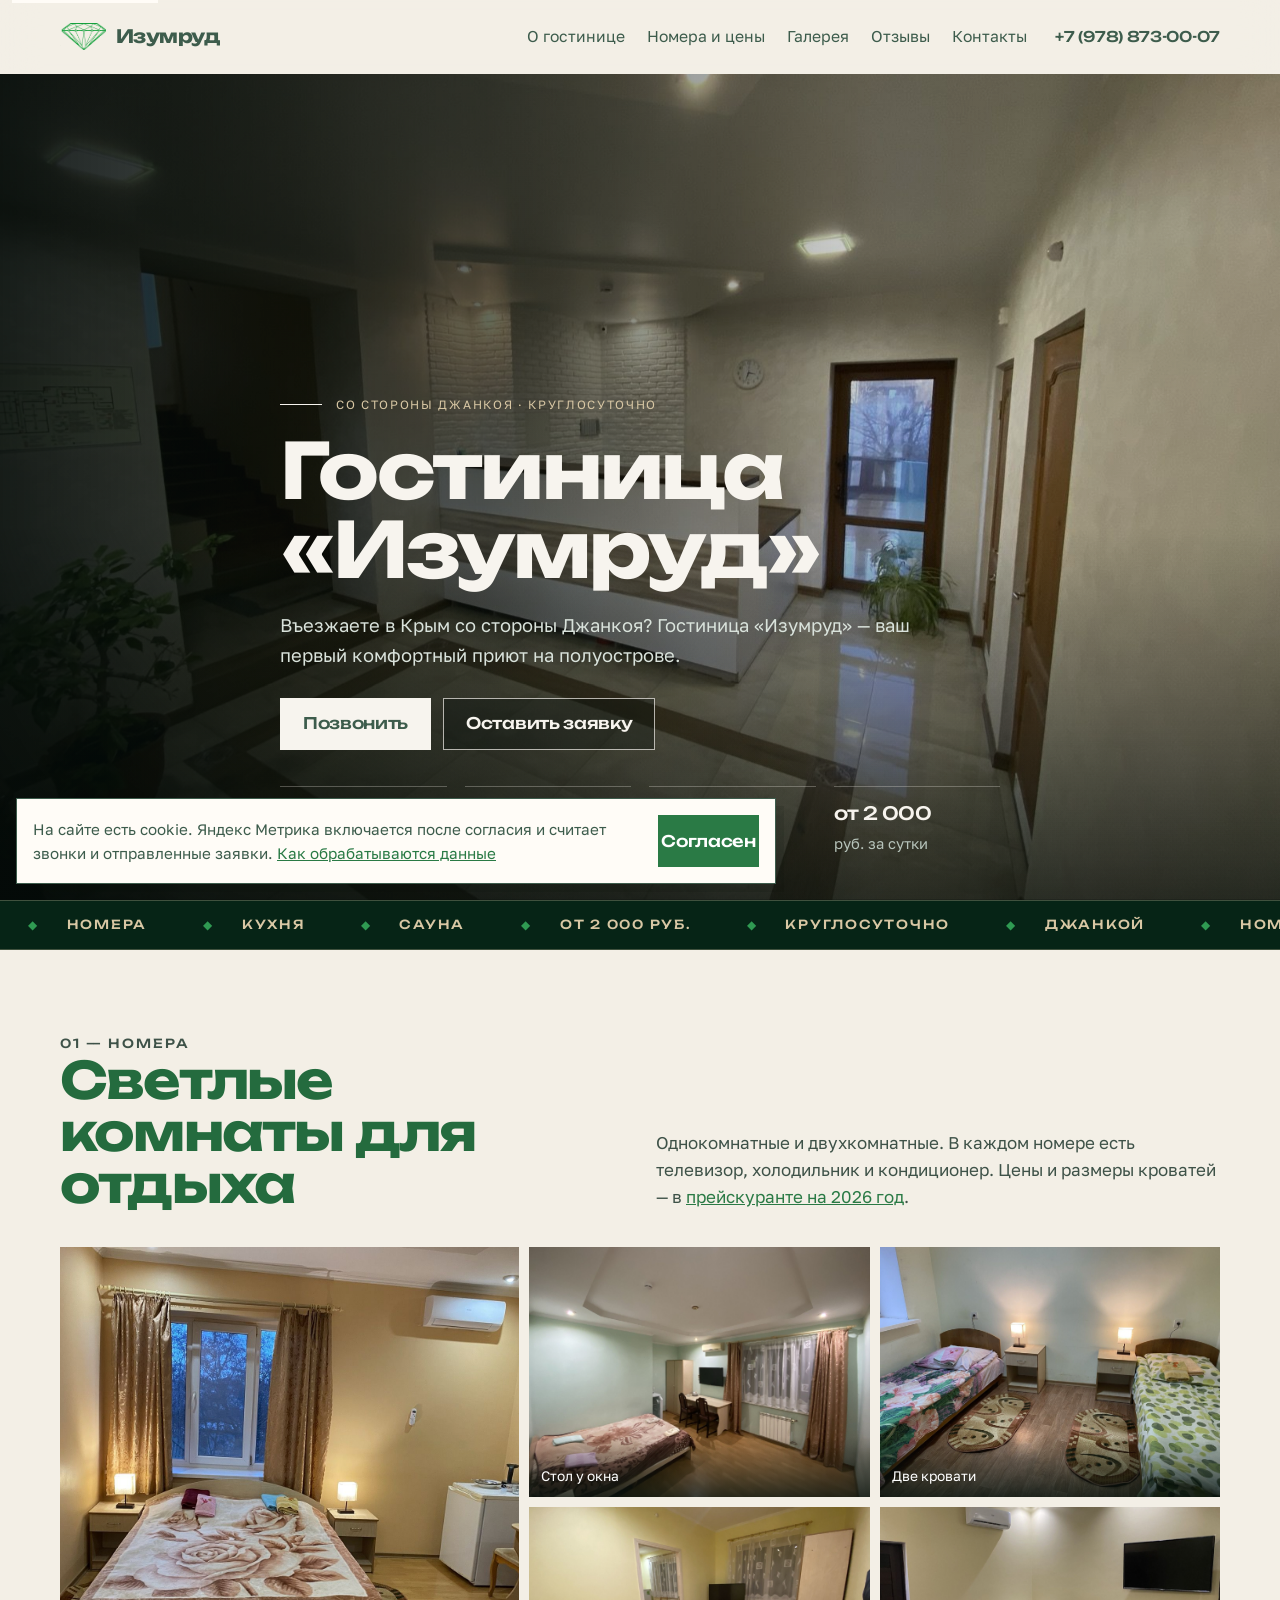
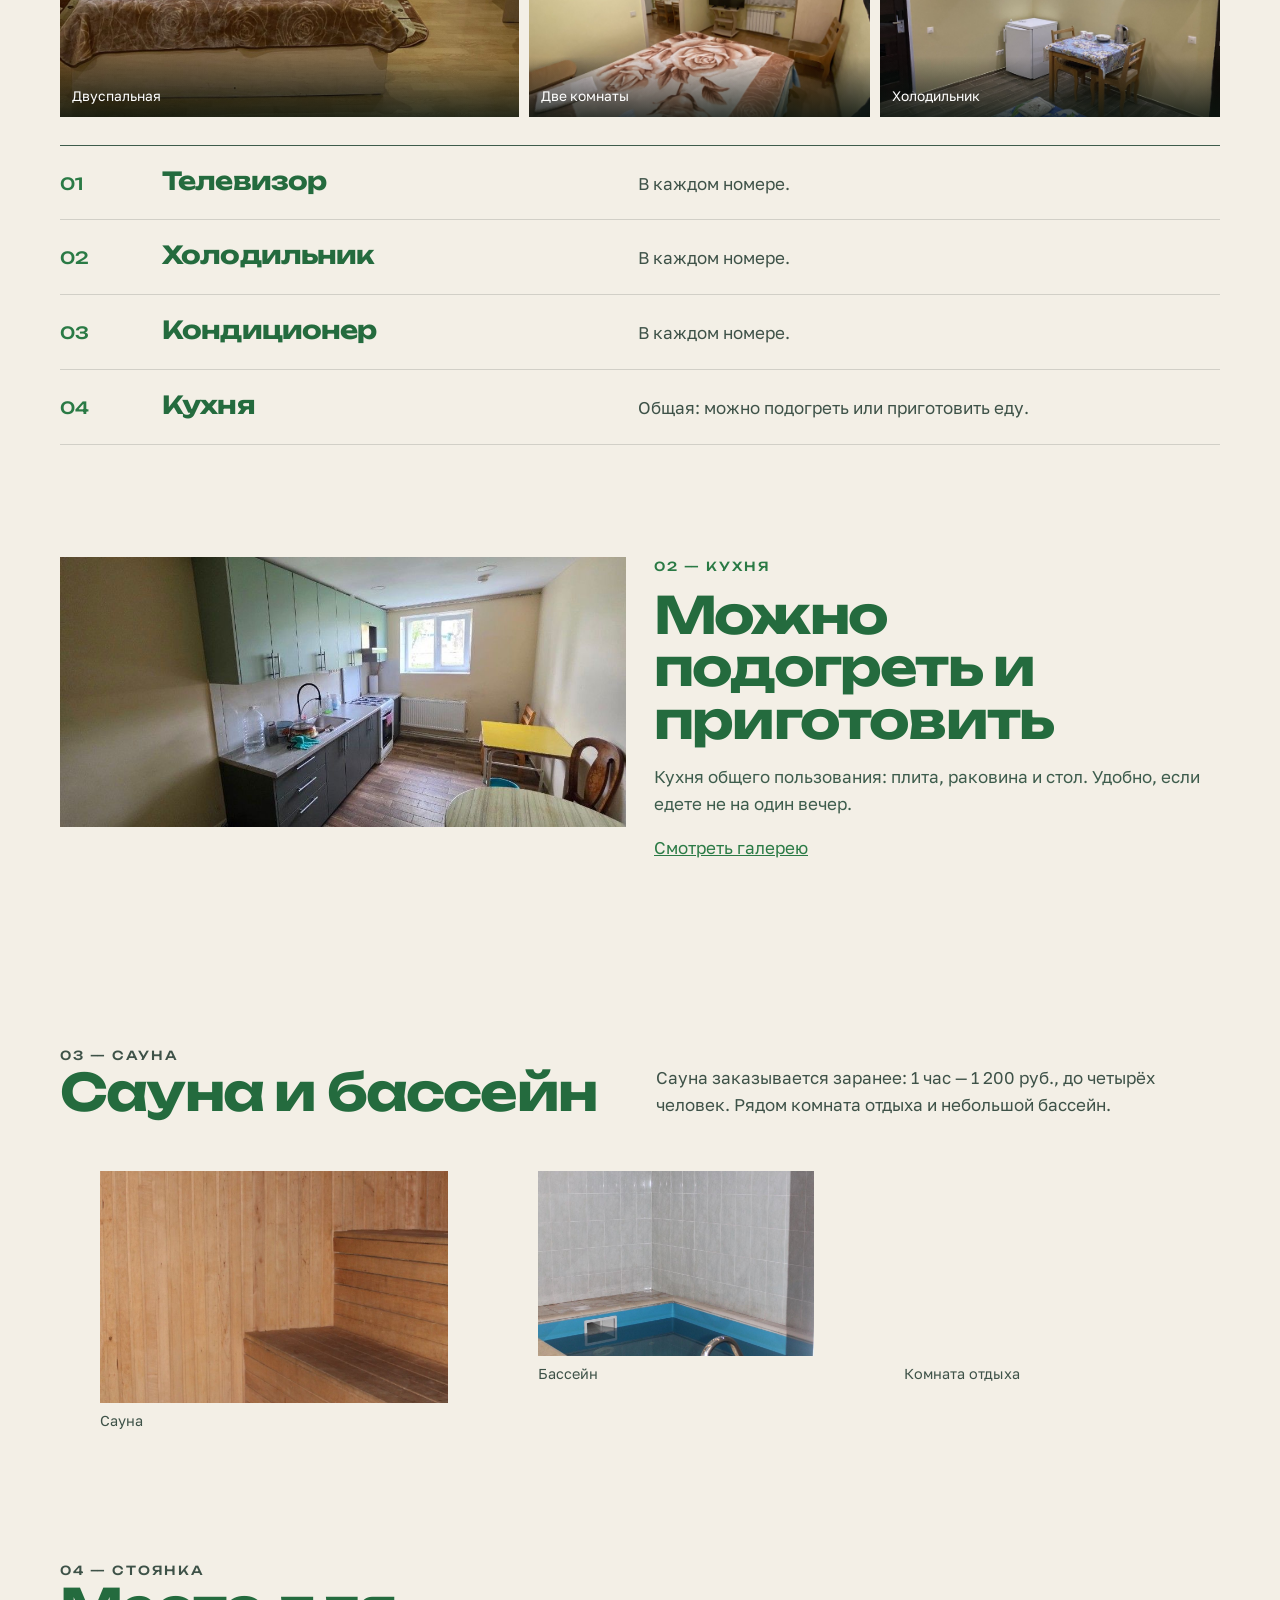
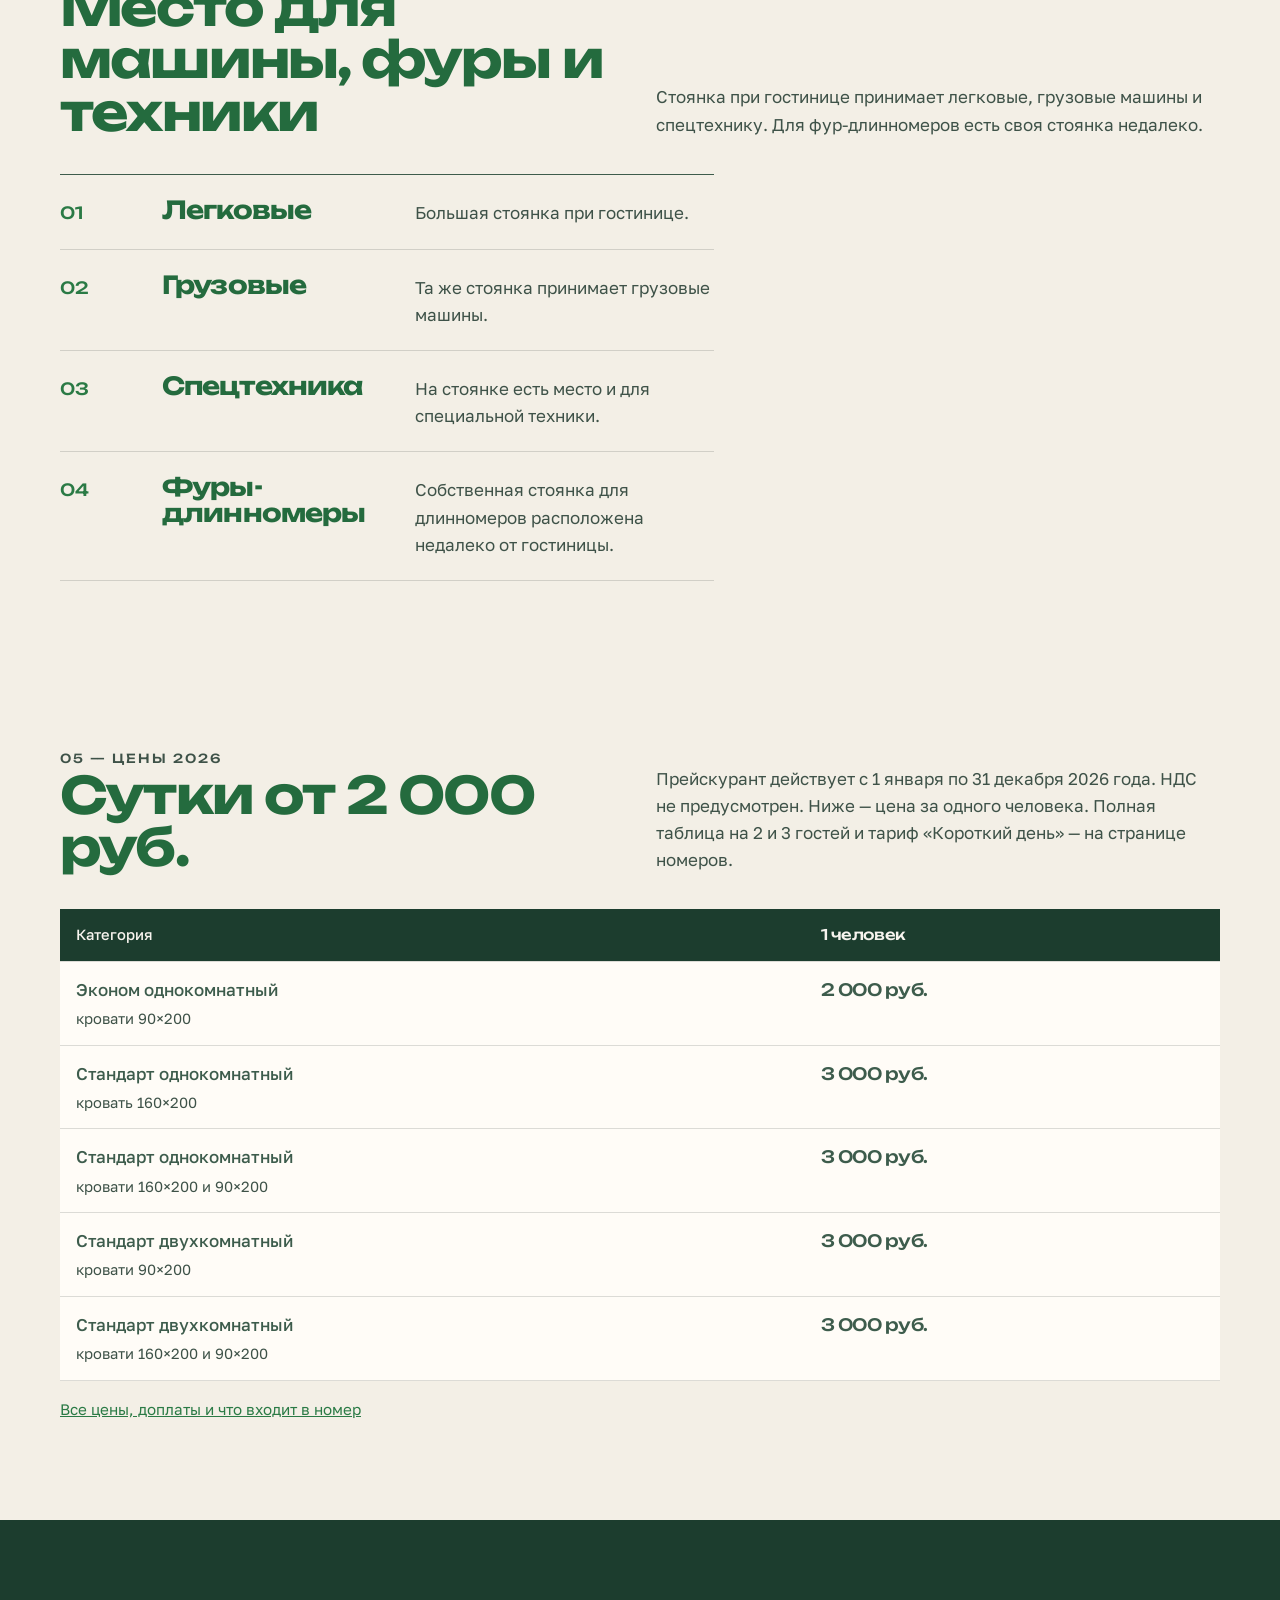
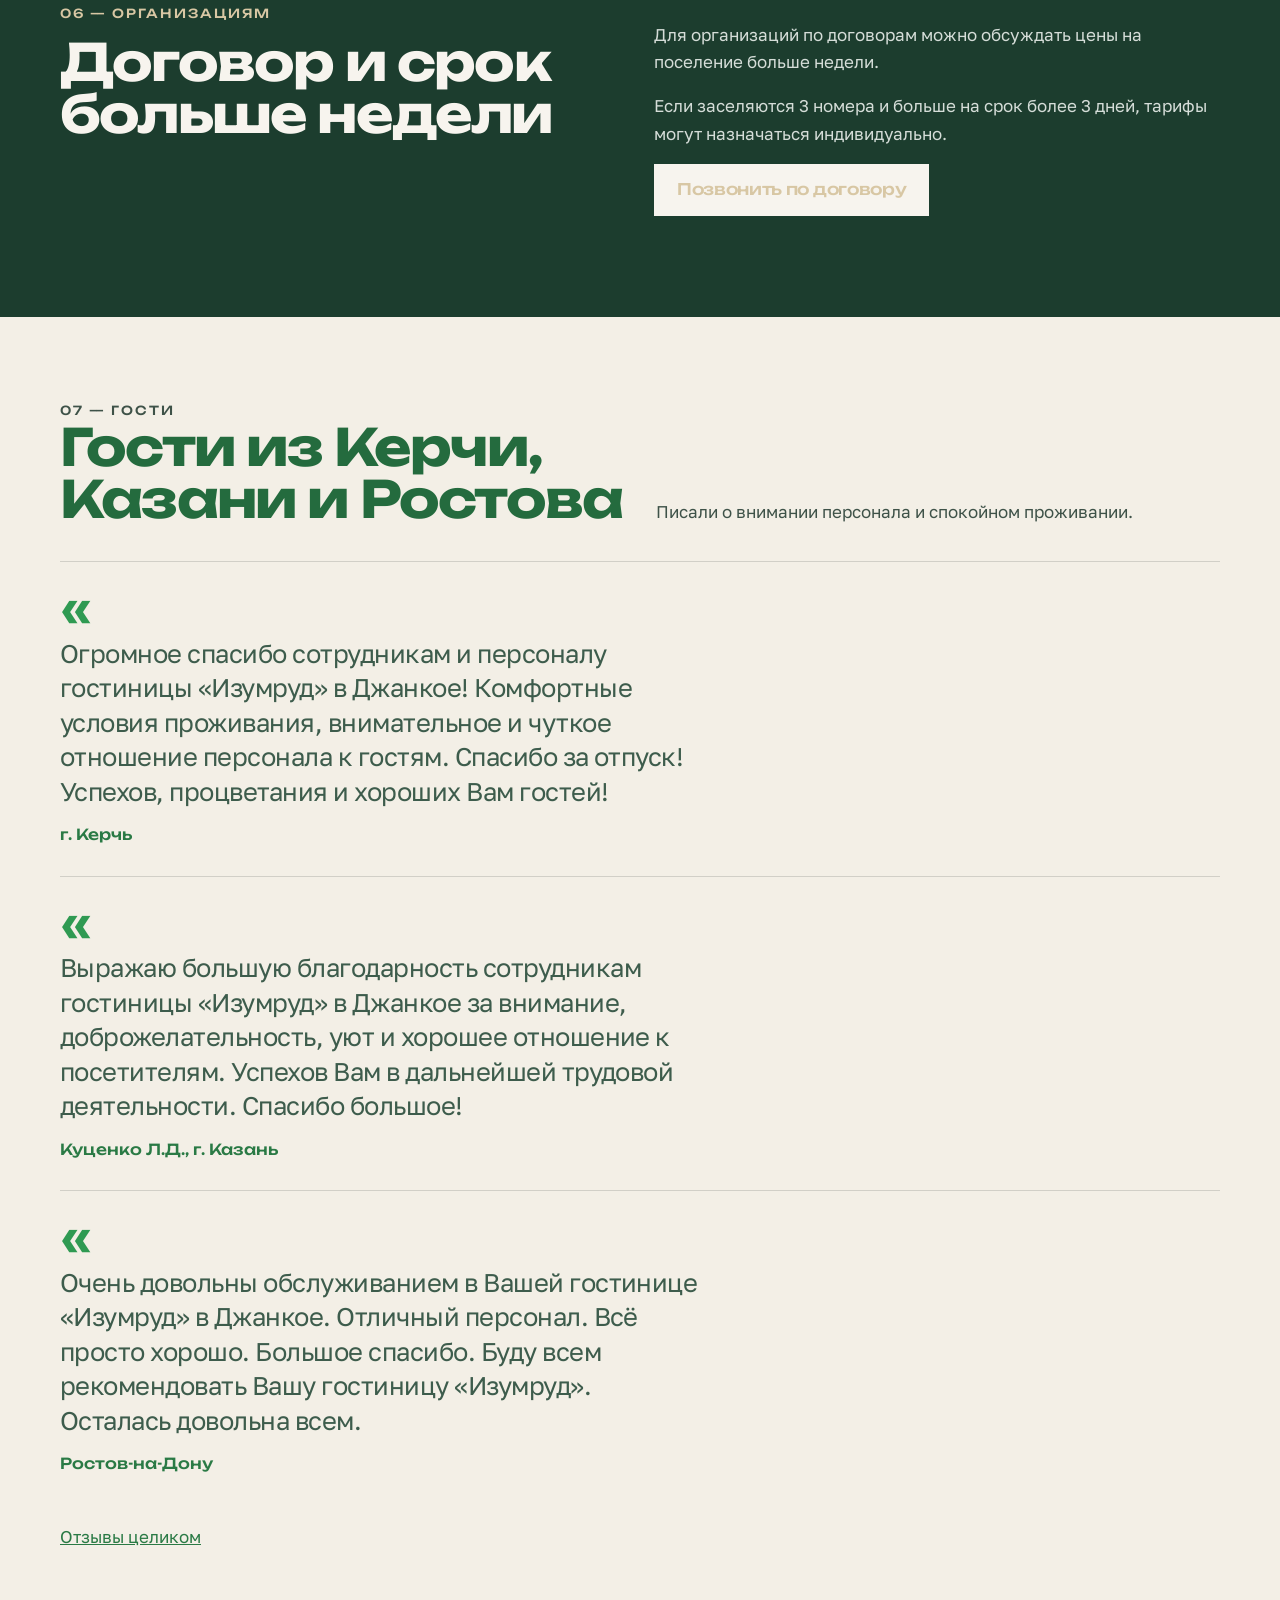
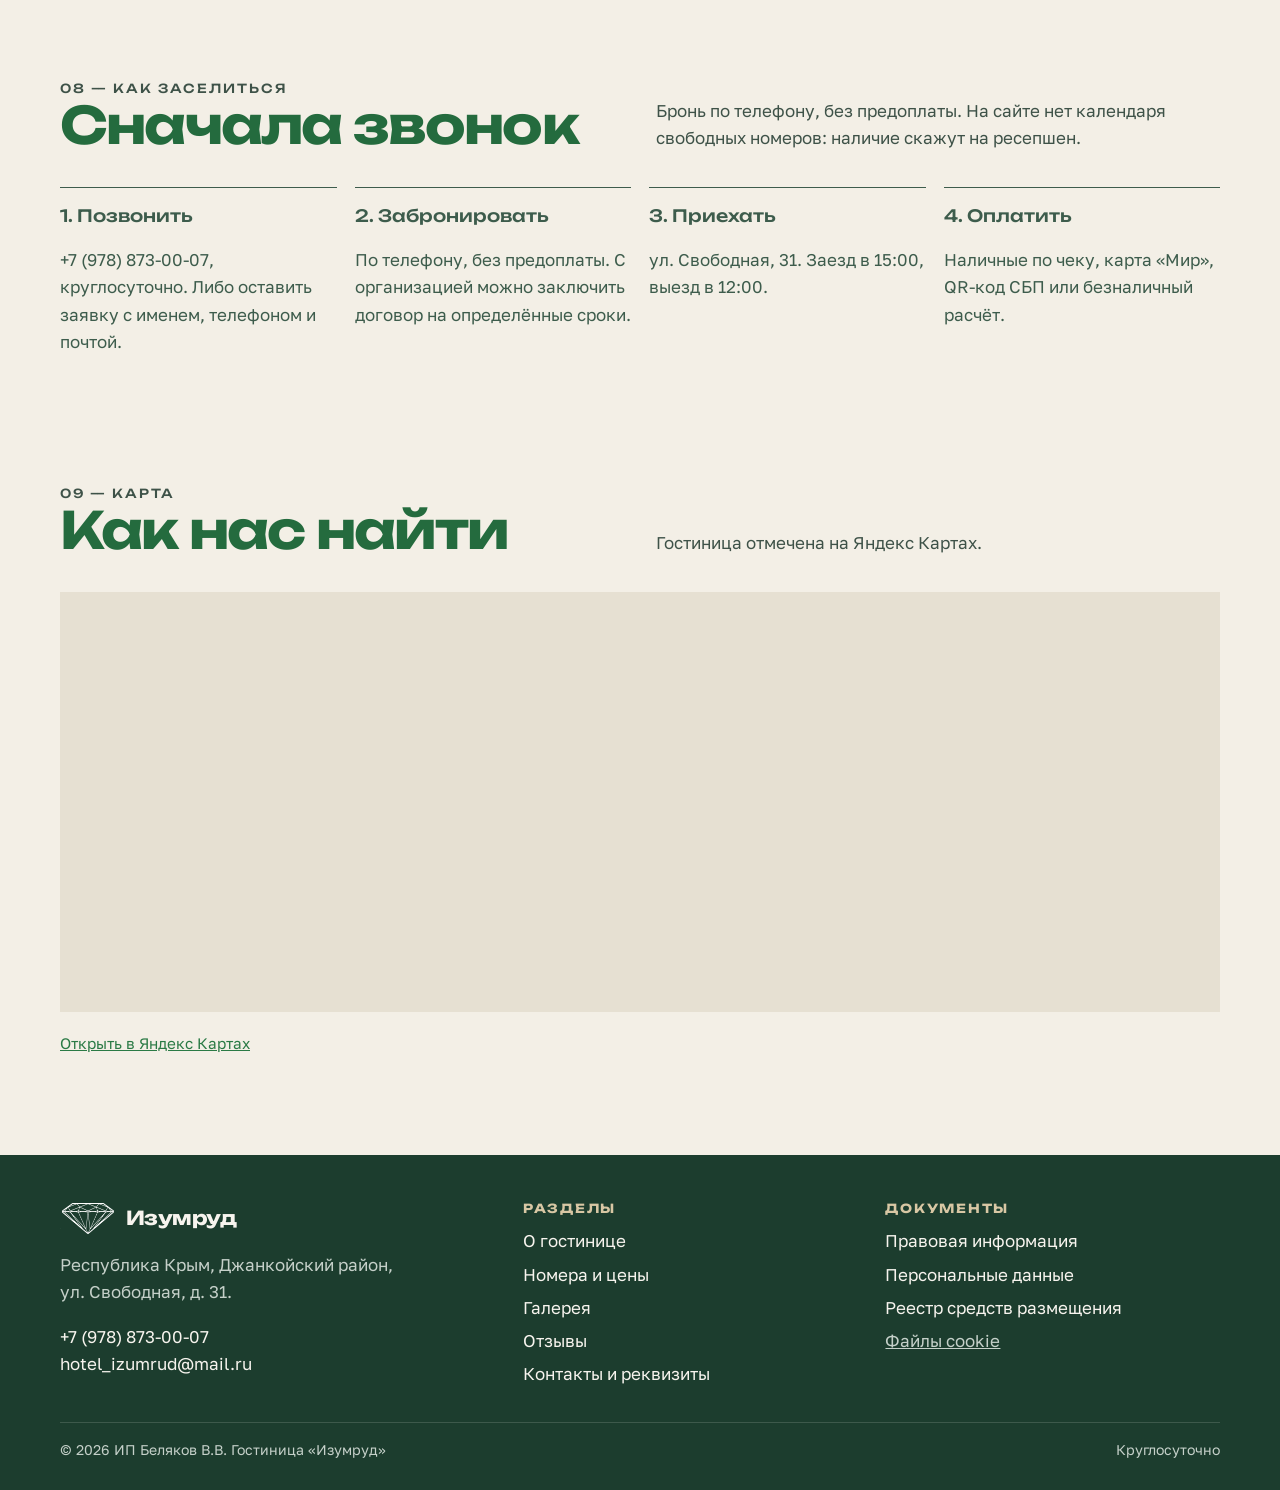
<file: index.html>
<!DOCTYPE html>
<html lang="ru">
<head>
  <meta charset="utf-8">
  <meta name="viewport" content="width=device-width, initial-scale=1">
  <title>Гостиница «Изумруд» у въезда в Крым</title>
  <meta name="description" content="Въезжаете в Крым со стороны Джанкоя? Гостиница «Изумруд» — первый комфортный приют на полуострове. Номера от 2 000 руб. +7 (978) 873-00-07.">
  <link rel="canonical" href="https://hotelizumrud.com/">
  <meta name="robots" content="index, follow">
  <meta name="theme-color" content="#08140f">
  <!-- Яндекс.Вебмастер: замените [заполнить] на код подтверждения -->
  <meta name="yandex-verification" content="[заполнить]">
  <meta property="og:type" content="website">
  <meta property="og:locale" content="ru_RU">
  <meta property="og:site_name" content="Гостиница «Изумруд»">
  <meta property="og:title" content="Гостиница «Изумруд» у въезда в Крым">
  <meta property="og:description" content="Въезжаете в Крым со стороны Джанкоя? Гостиница «Изумруд» — первый комфортный приют на полуострове.">
  <meta property="og:url" content="https://hotelizumrud.com/">
  <meta property="og:image" content="https://hotelizumrud.com/img/og.jpg">
  <meta name="twitter:card" content="summary_large_image">
  <link rel="icon" href="favicon.ico" sizes="any">
  <link rel="icon" href="favicon.svg" type="image/svg+xml">
  <link rel="apple-touch-icon" href="img/apple-touch-icon.png">
  <link rel="manifest" href="site.webmanifest">
  <link rel="preload" href="fonts/unbounded-cyrillic-700.woff2" as="font" type="font/woff2" crossorigin>
  <link rel="preload" href="fonts/golos-cyrillic-400.woff2" as="font" type="font/woff2" crossorigin>
  <link rel="stylesheet" href="css/styles.css">
  <script type="application/ld+json">
  {
    "@context": "https://schema.org",
    "@type": "Hotel",
    "name": "Гостиница «Изумруд»",
    "legalName": "ИП Беляков Владимир Валериевич",
    "url": "https://hotelizumrud.com/",
    "logo": "https://hotelizumrud.com/img/logo.png",
    "image": "https://hotelizumrud.com/img/og.jpg",
    "telephone": "+79788730007",
    "email": "hotel_izumrud@mail.ru",
    "priceRange": "2000–3000 RUB",
    "currenciesAccepted": "RUB",
    "paymentAccepted": "Наличные, карта «Мир», СБП, безналичный расчёт",
    "checkinTime": "15:00",
    "checkoutTime": "12:00",
    "address": {
      "@type": "PostalAddress",
      "postalCode": "296116",
      "addressCountry": "RU",
      "addressRegion": "Республика Крым",
      "addressLocality": "село Изумрудное",
      "streetAddress": "ул. Свободная, д. 31"
    },
    "openingHoursSpecification": {
      "@type": "OpeningHoursSpecification",
      "dayOfWeek": ["Monday","Tuesday","Wednesday","Thursday","Friday","Saturday","Sunday"],
      "opens": "00:00",
      "closes": "23:59"
    }
  }
  </script>
</head>
<body>
  <a class="skip" href="#main">К содержанию</a>
  <header class="site-header">
    <div class="site-header__inner">
      <a class="brand" href="index.html">
        <img src="img/diamond-emerald.png" alt="" width="425" height="248">
        <span>Изумруд</span>
      </a>
      <button class="nav-toggle" type="button" aria-expanded="false" aria-controls="site-nav">Меню</button>
      <nav id="site-nav" class="site-nav" aria-label="Разделы">
        <a href="about.html">О гостинице</a>
        <a href="rooms.html">Номера и цены</a>
        <a href="gallery.html">Галерея</a>
        <a href="reviews.html">Отзывы</a>
        <a href="contacts.html">Контакты</a>
      </nav>
      <a class="header-phone" href="tel:+79788730007">+7 (978) 873-00-07</a>
    </div>
  </header>

  <main id="main">
    <section class="hero">
      <img class="hero__photo" src="img/gallery/01-reception.jpg" width="1600" height="1200" alt="Холл гостиницы «Изумруд»" fetchpriority="high">
      <div class="hero__veil"></div>
      <div class="wrap hero__copy">
          <p class="eyebrow">со стороны Джанкоя · круглосуточно</p>
          <h1>Гостиница «Изумруд»</h1>
          <p class="lede">Въезжаете в Крым со стороны Джанкоя? Гостиница «Изумруд» — ваш первый комфортный приют на полуострове.</p>
          <div class="hero__actions">
            <a class="btn btn--light" href="tel:+79788730007">Позвонить</a>
            <a class="btn btn--line" href="contacts.html#request">Оставить заявку</a>
          </div>
          <dl class="facts">
            <div>
              <dt>30 лет</dt>
              <dd>гостиница работает</dd>
            </div>
            <div>
              <dt>15:00</dt>
              <dd>время заезда</dd>
            </div>
            <div>
              <dt>12:00</dt>
              <dd>время выезда</dd>
            </div>
            <div>
              <dt>от 2&nbsp;000</dt>
              <dd>руб. за сутки</dd>
            </div>
          </dl>
      </div>
    </section>

    <div class="ribbon" aria-hidden="true">
      <div class="ribbon__track">
        <span>Номера</span>
        <span>Кухня</span>
        <span>Сауна</span>
        <span>от 2 000 руб.</span>
        <span>Круглосуточно</span>
        <span>Джанкой</span>
        <span>Номера</span>
        <span>Кухня</span>
        <span>Сауна</span>
        <span>от 2 000 руб.</span>
        <span>Круглосуточно</span>
        <span>Джанкой</span>
      </div>
    </div>

    <section class="section">
      <div class="wrap">
        <div class="section__head">
          <div>
            <p class="kicker">01 — номера</p>
            <h2>Светлые комнаты для отдыха</h2>
          </div>
          <p>Однокомнатные и двухкомнатные. В каждом номере есть телевизор, холодильник и кондиционер. Цены и размеры кроватей — в <a href="rooms.html">прейскуранте на 2026 год</a>.</p>
        </div>
        <div class="mosaic">
          <figure class="mosaic__main">
            <img src="img/gallery/08-window.jpg" width="1600" height="1200" alt="Номер с двуспальной кроватью у окна" loading="lazy" decoding="async">
            <figcaption>Двуспальная</figcaption>
          </figure>
          <figure>
            <img src="img/gallery/03-room-green.jpg" width="1600" height="1200" alt="Светлая комната со столом у окна" loading="lazy" decoding="async">
            <figcaption>Стол у окна</figcaption>
          </figure>
          <figure>
            <img src="img/gallery/06-twin.jpg" width="1600" height="1200" alt="Номер с двумя односпальными кроватями" loading="lazy" decoding="async">
            <figcaption>Две кровати</figcaption>
          </figure>
          <figure>
            <img src="img/gallery/04-two-room.jpg" width="1600" height="1200" alt="Двухкомнатный номер" loading="lazy" decoding="async">
            <figcaption>Две комнаты</figcaption>
          </figure>
          <figure>
            <img src="img/gallery/02-room-table.jpg" width="1600" height="1200" alt="Стол, чайник и холодильник в номере" loading="lazy" decoding="async">
            <figcaption>Холодильник</figcaption>
          </figure>
        </div>
        <div class="board" style="margin-top:28px">
          <article>
            <span class="num">01</span>
            <h3>Телевизор</h3>
            <p>В каждом номере.</p>
          </article>
          <article>
            <span class="num">02</span>
            <h3>Холодильник</h3>
            <p>В каждом номере.</p>
          </article>
          <article>
            <span class="num">03</span>
            <h3>Кондиционер</h3>
            <p>В каждом номере.</p>
          </article>
          <article>
            <span class="num">04</span>
            <h3>Кухня</h3>
            <p>Общая: можно подогреть или приготовить еду.</p>
          </article>
        </div>
      </div>
    </section>

    <section class="section section--tight">
      <div class="wrap split">
        <figure class="kitchen-photo">
          <img src="img/gallery/18-kitchen.jpg" width="1024" height="472" alt="Кухня общего пользования" loading="lazy" decoding="async">
        </figure>
        <div>
          <p class="kicker">02 — кухня</p>
          <h2>Можно подогреть и приготовить</h2>
          <p>Кухня общего пользования: плита, раковина и стол. Удобно, если едете не на один вечер.</p>
          <p><a href="gallery.html">Смотреть галерею</a></p>
        </div>
      </div>
    </section>

    <section class="section">
      <div class="wrap">
        <div class="section__head">
          <div>
            <p class="kicker">03 — сауна</p>
            <h2>Сауна и бассейн</h2>
          </div>
          <p>Сауна заказывается заранее: 1 час — 1&nbsp;200 руб., до четырёх человек. Рядом комната отдыха и небольшой бассейн.</p>
        </div>
        <div class="gallery-row">
          <figure>
            <img src="img/gallery/15-sauna.jpg" width="1066" height="1600" alt="Деревянная сауна" loading="lazy" decoding="async">
            <figcaption>Сауна</figcaption>
          </figure>
          <figure>
            <img src="img/gallery/16-pool.jpg" width="1067" height="1600" alt="Бассейн при сауне" loading="lazy" decoding="async">
            <figcaption>Бассейн</figcaption>
          </figure>
          <figure>
            <img src="img/gallery/14-lounge.jpg" width="1600" height="1066" alt="Комната отдыха рядом с бассейном" loading="lazy" decoding="async">
            <figcaption>Комната отдыха</figcaption>
          </figure>
        </div>
      </div>
    </section>

    <section class="section section--tight">
      <div class="wrap">
        <div class="section__head">
          <div>
            <p class="kicker">04 — стоянка</p>
            <h2>Место для машины, фуры и техники</h2>
          </div>
          <p>Стоянка при гостинице принимает легковые, грузовые машины и спецтехнику. Для фур-длинномеров есть своя стоянка недалеко.</p>
        </div>
        <div class="place">
        <div class="board">
          <article>
            <span class="num">01</span>
            <h3>Легковые</h3>
            <p>Большая стоянка при гостинице.</p>
          </article>
          <article>
            <span class="num">02</span>
            <h3>Грузовые</h3>
            <p>Та же стоянка принимает грузовые машины.</p>
          </article>
          <article>
            <span class="num">03</span>
            <h3>Спецтехника</h3>
            <p>На стоянке есть место и для специальной техники.</p>
          </article>
          <article>
            <span class="num">04</span>
            <h3>Фуры-длинномеры</h3>
            <p>Собственная стоянка для длинномеров расположена недалеко от гостиницы.</p>
          </article>
        </div>
        </div>
      </div>
    </section>

    <section class="section">
      <div class="wrap">
        <div class="section__head">
          <div>
            <p class="kicker">05 — цены 2026</p>
            <h2>Сутки от 2&nbsp;000 руб.</h2>
          </div>
          <p>Прейскурант действует с 1 января по 31 декабря 2026 года. НДС не предусмотрен. Ниже — цена за одного человека. Полная таблица на 2 и 3 гостей и тариф «Короткий день» — на странице номеров.</p>
        </div>
        <table class="price-table">
          <caption class="visually-hidden">Цена номера за одного человека в сутки, 2026 год</caption>
          <thead>
            <tr>
              <th>Категория</th>
              <th>1 человек</th>
            </tr>
          </thead>
          <tbody>
            <tr>
              <td data-label="Категория">Эконом однокомнатный <span class="room-note">кровати 90×200</span></td>
              <td data-label="1 человек">2 000 руб.</td>
            </tr>
            <tr>
              <td data-label="Категория">Стандарт однокомнатный <span class="room-note">кровать 160×200</span></td>
              <td data-label="1 человек">3 000 руб.</td>
            </tr>
            <tr>
              <td data-label="Категория">Стандарт однокомнатный <span class="room-note">кровати 160×200 и 90×200</span></td>
              <td data-label="1 человек">3 000 руб.</td>
            </tr>
            <tr>
              <td data-label="Категория">Стандарт двухкомнатный <span class="room-note">кровати 90×200</span></td>
              <td data-label="1 человек">3 000 руб.</td>
            </tr>
            <tr>
              <td data-label="Категория">Стандарт двухкомнатный <span class="room-note">кровати 160×200 и 90×200</span></td>
              <td data-label="1 человек">3 000 руб.</td>
            </tr>
          </tbody>
        </table>
        <p class="note" style="margin-top:16px"><a href="rooms.html">Все цены, доплаты и что входит в номер</a></p>
      </div>
    </section>

    <section class="section band">
      <div class="wrap split">
        <div>
          <p class="kicker" style="color:#d8c7a4">06 — организациям</p>
          <h2>Договор и срок больше недели</h2>
        </div>
        <div>
          <p>Для организаций по договорам можно обсуждать цены на поселение больше недели.</p>
          <p>Если заселяются 3 номера и больше на срок более 3 дней, тарифы могут назначаться индивидуально.</p>
          <p><a class="btn btn--light" href="tel:+79788730007">Позвонить по договору</a></p>
        </div>
      </div>
    </section>

    <section class="section">
      <div class="wrap">
        <div class="section__head">
          <div>
            <p class="kicker">07 — гости</p>
            <h2>Гости из Керчи, Казани и Ростова</h2>
          </div>
          <p>Писали о внимании персонала и спокойном проживании.</p>
        </div>
        <div class="quotes">
          <article>
            <p>Огромное спасибо сотрудникам и персоналу гостиницы «Изумруд» в Джанкое! Комфортные условия проживания, внимательное и чуткое отношение персонала к гостям. Спасибо за отпуск! Успехов, процветания и хороших Вам гостей!</p>
            <footer>г. Керчь</footer>
          </article>
          <article>
            <p>Выражаю большую благодарность сотрудникам гостиницы «Изумруд» в Джанкое за внимание, доброжелательность, уют и хорошее отношение к посетителям. Успехов Вам в дальнейшей трудовой деятельности. Спасибо большое!</p>
            <footer>Куценко Л.Д., г. Казань</footer>
          </article>
          <article>
            <p>Очень довольны обслуживанием в Вашей гостинице «Изумруд» в Джанкое. Отличный персонал. Всё просто хорошо. Большое спасибо. Буду всем рекомендовать Вашу гостиницу «Изумруд». Осталась довольна всем.</p>
            <footer>Ростов-на-Дону</footer>
          </article>
        </div>
        <p style="margin-top:18px"><a href="reviews.html">Отзывы целиком</a></p>
      </div>
    </section>

    <section class="section section--tight">
      <div class="wrap">
        <div class="section__head">
          <div>
            <p class="kicker">08 — как заселиться</p>
            <h2>Сначала звонок</h2>
          </div>
          <p>Бронь по телефону, без предоплаты. На сайте нет календаря свободных номеров: наличие скажут на ресепшен.</p>
        </div>
        <div class="steps">
          <article>
            <strong>1. Позвонить</strong>
            <p>+7&nbsp;(978)&nbsp;873-00-07, круглосуточно. Либо оставить заявку с именем, телефоном и почтой.</p>
          </article>
          <article>
            <strong>2. Забронировать</strong>
            <p>По телефону, без предоплаты. С организацией можно заключить договор на определённые сроки.</p>
          </article>
          <article>
            <strong>3. Приехать</strong>
            <p>ул. Свободная, 31. Заезд в 15:00, выезд в 12:00.</p>
          </article>
          <article>
            <strong>4. Оплатить</strong>
            <p>Наличные по чеку, карта «Мир», QR-код СБП или безналичный расчёт.</p>
          </article>
        </div>
      </div>
    </section>

    <section class="section section--tight">
      <div class="wrap">
        <div class="section__head">
          <div>
            <p class="kicker">09 — карта</p>
            <h2>Как нас найти</h2>
          </div>
          <p>Гостиница отмечена на Яндекс Картах.</p>
        </div>
        <iframe class="map" title="Гостиница «Изумруд» на Яндекс Карте" loading="lazy" src="https://yandex.ru/map-widget/v1/?ll=34.412126%2C45.736267&amp;z=16&amp;oid=33616187913&amp;ol=biz"></iframe>
        <p class="note" style="margin-top:12px"><a href="https://yandex.com/maps/-/CXBh54PQ" rel="noopener">Открыть в Яндекс Картах</a></p>
      </div>
    </section>
  </main>

  <footer class="site-footer">
    <div class="wrap">
      <div class="footer-grid">
        <div>
          <a class="footer-brand" href="index.html">
            <img src="img/diamond.png" alt="" width="425" height="248" style="width:54px">
            Изумруд
          </a>
          <p>Республика Крым, Джанкойский район, ул.&nbsp;Свободная, д.&nbsp;31.</p>
          <p><a href="tel:+79788730007">+7 (978) 873-00-07</a><br><a href="mailto:hotel_izumrud@mail.ru">hotel_izumrud@mail.ru</a></p>
        </div>
        <div>
          <h2>Разделы</h2>
          <ul>
            <li><a href="about.html">О гостинице</a></li>
            <li><a href="rooms.html">Номера и цены</a></li>
            <li><a href="gallery.html">Галерея</a></li>
            <li><a href="reviews.html">Отзывы</a></li>
            <li><a href="contacts.html">Контакты и реквизиты</a></li>
          </ul>
        </div>
        <div>
          <h2>Документы</h2>
          <ul>
            <li><a href="legal.html">Правовая информация</a></li>
            <li><a href="privacy.html">Персональные данные</a></li>
            <li><a href="https://tourism.fsa.gov.ru/ru/resorts/hotels/e861c656-c606-11ef-92da-2f3b030728f5/about-resort" rel="noopener">Реестр средств размещения</a></li>
            <li><button class="link-quiet" type="button" id="cookie-reopen">Файлы cookie</button></li>
          </ul>
        </div>
      </div>
      <div class="legal">
        <span>© 2026 ИП Беляков В.В. Гостиница «Изумруд»</span>
        <span>Круглосуточно</span>
      </div>
    </div>
  </footer>

  <a class="callbar" href="tel:+79788730007">Позвонить · +7 (978) 873-00-07</a>

  <div class="cookie" id="cookie" hidden>
    <p>На сайте есть cookie. Яндекс Метрика включается после согласия и считает звонки и отправленные заявки. <a href="privacy.html">Как обрабатываются данные</a></p>
    <button class="btn btn--ink" type="button" id="cookie-accept">Согласен</button>
  </div>
  <script src="js/main.js" defer></script>
</body>
</html>
</file>
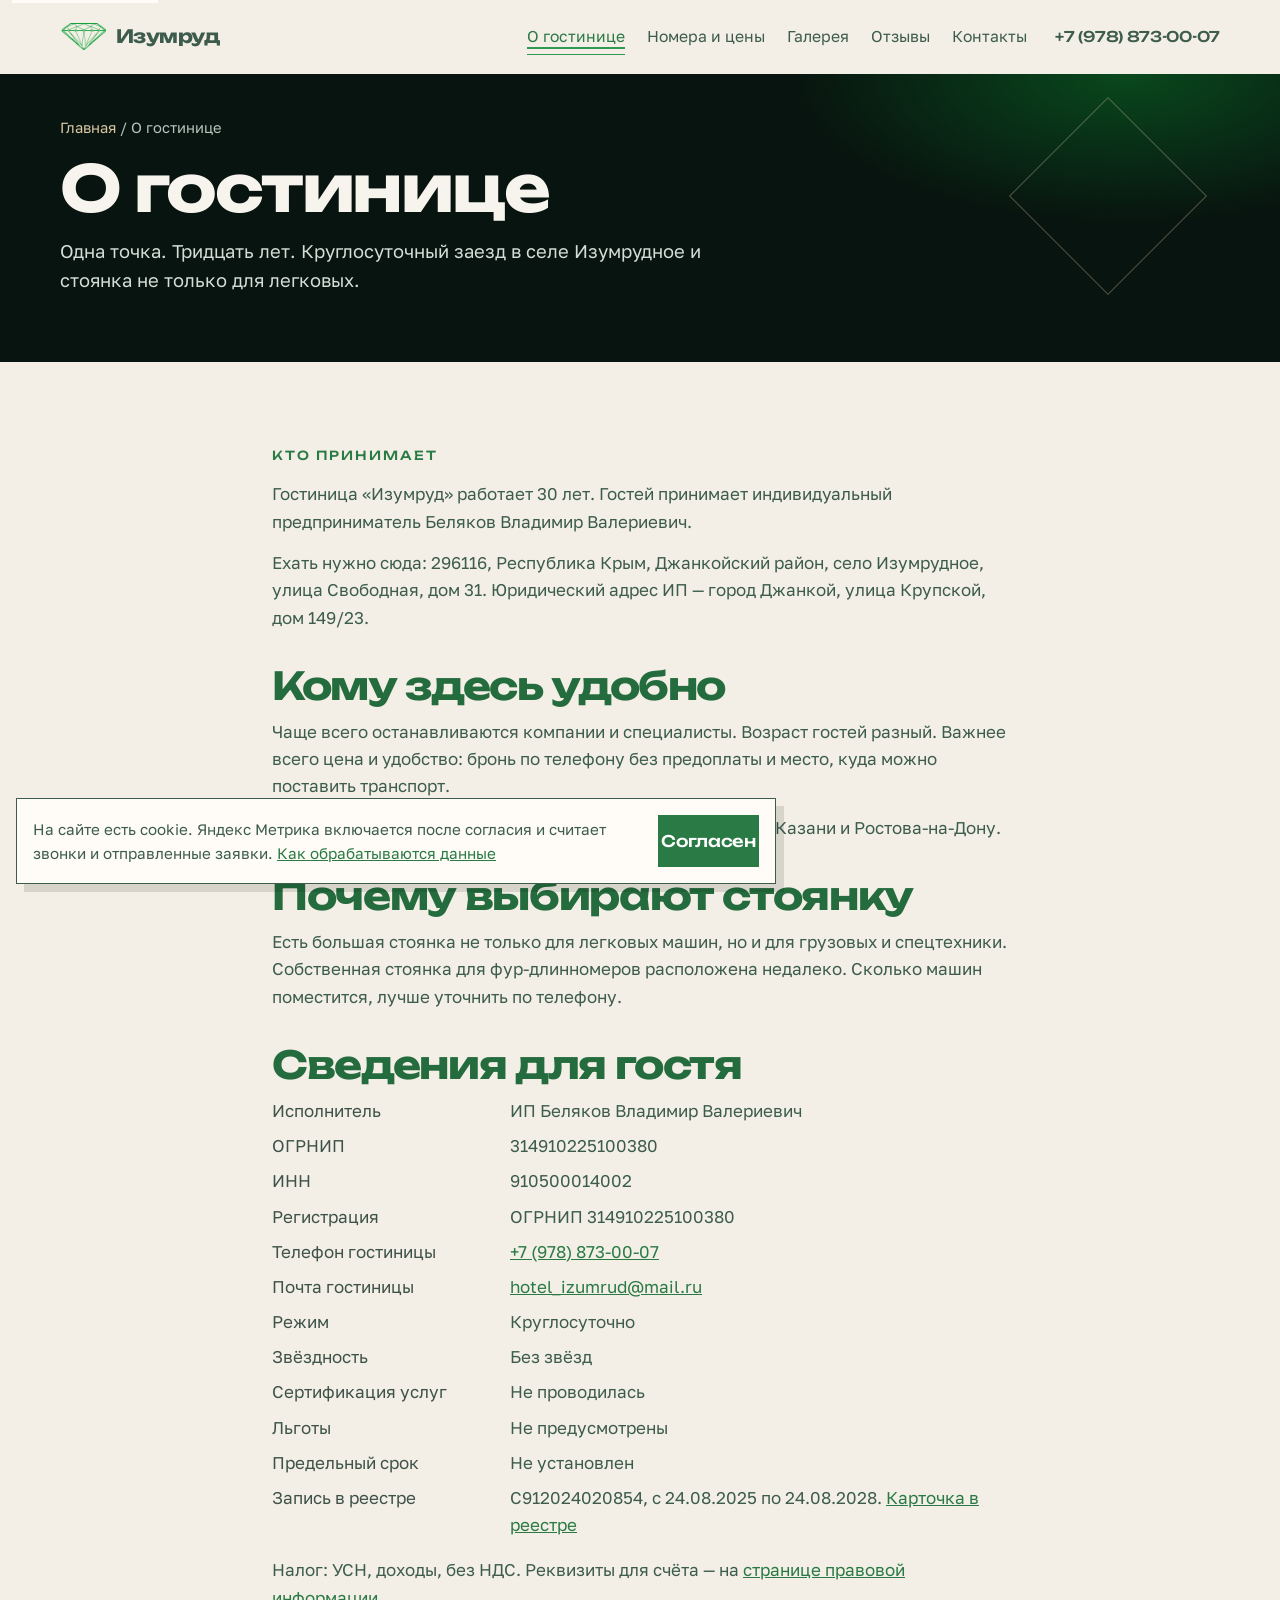
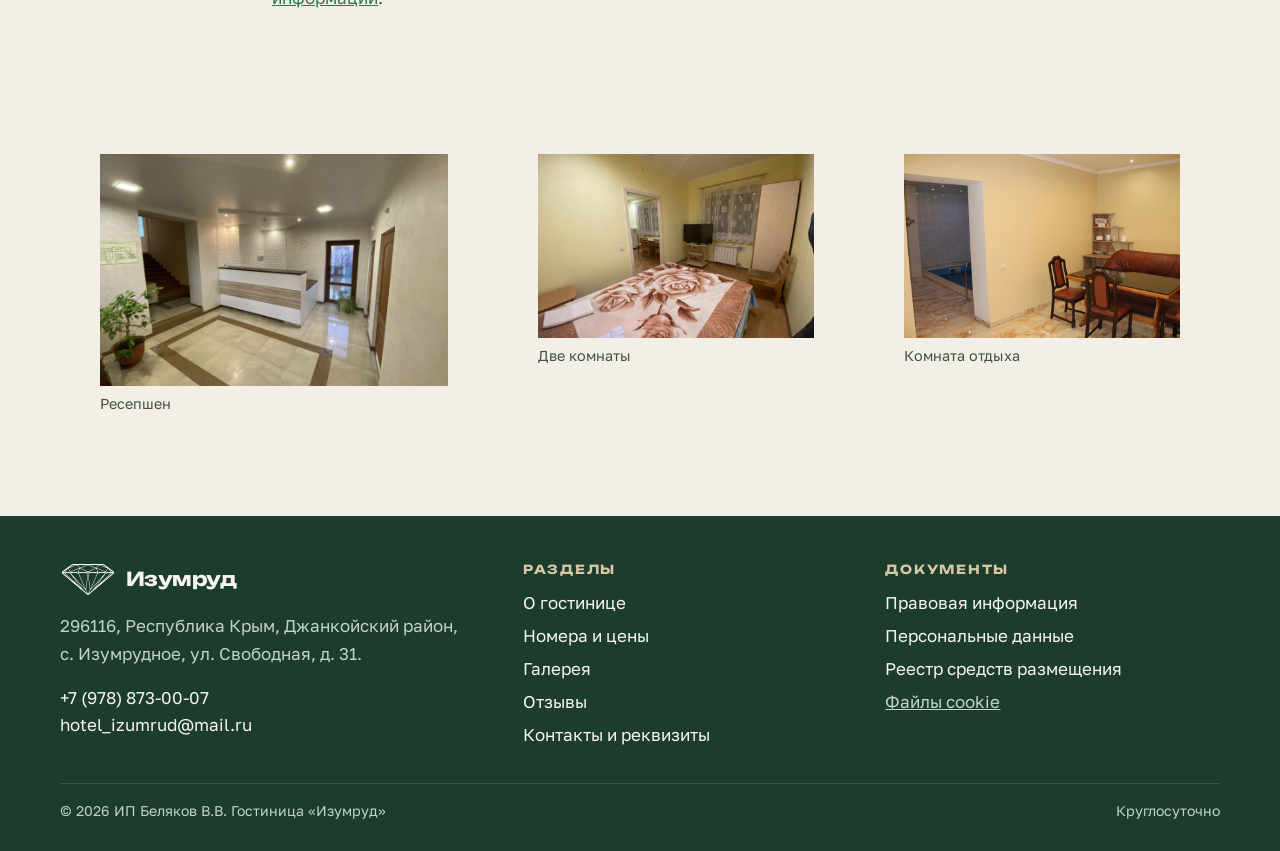
<file: about.html>
<!DOCTYPE html>
<html lang="ru">
<head>
  <meta charset="utf-8">
  <meta name="viewport" content="width=device-width, initial-scale=1">
  <title>О гостинице «Изумруд» — 30 лет в Изумрудном</title>
  <meta name="description" content="Гостиница «Изумруд» в селе Изумрудное работает 30 лет. Проживание для компаний и специалистов, стоянка для легковых, грузовых, спецтехники и фур.">
  <link rel="canonical" href="https://hotelizumrud.com/about.html">
  <meta name="robots" content="index, follow">
  <meta name="theme-color" content="#08140f">
  <meta name="yandex-verification" content="[заполнить]">
  <meta property="og:type" content="website">
  <meta property="og:locale" content="ru_RU">
  <meta property="og:site_name" content="Гостиница «Изумруд»">
  <meta property="og:title" content="О гостинице «Изумруд» — 30 лет в Изумрудном">
  <meta property="og:description" content="Одна гостиница в селе Изумрудное. 30 лет, круглосуточно, стоянка для разного транспорта.">
  <meta property="og:url" content="https://hotelizumrud.com/about.html">
  <meta property="og:image" content="https://hotelizumrud.com/img/og.jpg">
  <meta name="twitter:card" content="summary_large_image">
  <link rel="icon" href="favicon.ico" sizes="any">
  <link rel="icon" href="favicon.svg" type="image/svg+xml">
  <link rel="apple-touch-icon" href="img/apple-touch-icon.png">
  <link rel="manifest" href="site.webmanifest">
  <link rel="stylesheet" href="css/styles.css">
  <script type="application/ld+json">
  {"@context":"https://schema.org","@type":"Hotel","name":"Гостиница «Изумруд»","legalName":"ИП Беляков Владимир Валериевич","url":"https://hotelizumrud.com/","telephone":"+79788730007","email":"hotel_izumrud@mail.ru","image":"https://hotelizumrud.com/img/og.jpg","address":{"@type":"PostalAddress","postalCode":"296116","addressCountry":"RU","addressRegion":"Республика Крым","addressLocality":"село Изумрудное","streetAddress":"ул. Свободная, д. 31"}}
  </script>
</head>
<body>
  <a class="skip" href="#main">К содержанию</a>
  <header class="site-header">
    <div class="site-header__inner">
      <a class="brand" href="index.html">
        <img src="img/diamond-emerald.png" alt="" width="425" height="248">
        <span>Изумруд</span>
      </a>
      <button class="nav-toggle" type="button" aria-expanded="false" aria-controls="site-nav">Меню</button>
      <nav id="site-nav" class="site-nav" aria-label="Разделы">
        <a href="about.html" aria-current="page">О гостинице</a>
        <a href="rooms.html">Номера и цены</a>
        <a href="gallery.html">Галерея</a>
        <a href="reviews.html">Отзывы</a>
        <a href="contacts.html">Контакты</a>
      </nav>
      <a class="header-phone" href="tel:+79788730007">+7 (978) 873-00-07</a>
    </div>
  </header>

  <main id="main">
    <div class="page-intro">
      <div class="wrap">
        <p class="crumbs"><a href="index.html">Главная</a> / О гостинице</p>
        <h1>О гостинице</h1>
        <p class="lede">Одна точка. Тридцать лет. Круглосуточный заезд в селе Изумрудное и стоянка не только для легковых.</p>
      </div>
    </div>

    <section class="section">
      <div class="wrap prose">
        <p class="kicker">Кто принимает</p>
        <p>Гостиница «Изумруд» работает 30 лет. Гостей принимает индивидуальный предприниматель Беляков Владимир Валериевич.</p>
        <p>Ехать нужно сюда: 296116, Республика Крым, Джанкойский район, село Изумрудное, улица Свободная, дом 31. Юридический адрес ИП — город Джанкой, улица Крупской, дом 149/23.</p>

        <h2>Кому здесь удобно</h2>
        <p>Чаще всего останавливаются компании и специалисты. Возраст гостей разный. Важнее всего цена и удобство: бронь по телефону без предоплаты и место, куда можно поставить транспорт.</p>
        <p>Гостиница одна, в селе Изумрудное. Гости писали из Керчи, Казани и Ростова-на-Дону.</p>

        <h2>Почему выбирают стоянку</h2>
        <p>Есть большая стоянка не только для легковых машин, но и для грузовых и спецтехники. Собственная стоянка для фур-длинномеров расположена недалеко. Сколько машин поместится, лучше уточнить по телефону.</p>

        <h2>Сведения для гостя</h2>
        <dl class="specs">
          <dt>Исполнитель</dt>
          <dd>ИП Беляков Владимир Валериевич</dd>
          <dt>ОГРНИП</dt>
          <dd>314910225100380</dd>
          <dt>ИНН</dt>
          <dd>910500014002</dd>
          <dt>Регистрация</dt>
          <dd>ОГРНИП 314910225100380</dd>
          <dt>Телефон гостиницы</dt>
          <dd><a href="tel:+79788730007">+7 (978) 873-00-07</a></dd>
          <dt>Почта гостиницы</dt>
          <dd><a href="mailto:hotel_izumrud@mail.ru">hotel_izumrud@mail.ru</a></dd>
          <dt>Режим</dt>
          <dd>Круглосуточно</dd>
          <dt>Звёздность</dt>
          <dd>Без звёзд</dd>
          <dt>Сертификация услуг</dt>
          <dd>Не проводилась</dd>
          <dt>Льготы</dt>
          <dd>Не предусмотрены</dd>
          <dt>Предельный срок</dt>
          <dd>Не установлен</dd>
          <dt>Запись в реестре</dt>
          <dd>С912024020854, с 24.08.2025 по 24.08.2028. <a href="https://tourism.fsa.gov.ru/ru/resorts/hotels/e861c656-c606-11ef-92da-2f3b030728f5/about-resort" rel="noopener">Карточка в реестре</a></dd>
        </dl>
        <p style="margin-top:18px">Налог: УСН, доходы, без НДС. Реквизиты для счёта — на <a href="legal.html">странице правовой информации</a>.</p>
      </div>
    </section>

    <section class="section section--tight">
      <div class="wrap">
        <div class="gallery-row">
          <figure>
            <img src="img/gallery/01-reception.jpg" width="1600" height="1200" alt="Светлый холл и стойка ресепшен" loading="lazy" decoding="async">
            <figcaption>Ресепшен</figcaption>
          </figure>
          <figure>
            <img src="img/gallery/04-two-room.jpg" width="1600" height="1200" alt="Двухкомнатный номер" loading="lazy" decoding="async">
            <figcaption>Две комнаты</figcaption>
          </figure>
          <figure>
            <img src="img/gallery/14-lounge.jpg" width="1600" height="1066" alt="Комната отдыха рядом с бассейном" loading="lazy" decoding="async">
            <figcaption>Комната отдыха</figcaption>
          </figure>
        </div>
      </div>
    </section>
  </main>

  <footer class="site-footer">
    <div class="wrap">
      <div class="footer-grid">
        <div>
          <a class="footer-brand" href="index.html"><img src="img/diamond.png" alt="" width="425" height="248" style="width:54px"> Изумруд</a>
          <p>296116, Республика Крым, Джанкойский район, с.&nbsp;Изумрудное, ул.&nbsp;Свободная, д.&nbsp;31.</p>
          <p><a href="tel:+79788730007">+7 (978) 873-00-07</a><br><a href="mailto:hotel_izumrud@mail.ru">hotel_izumrud@mail.ru</a></p>
        </div>
        <div>
          <h2>Разделы</h2>
          <ul>
            <li><a href="about.html">О гостинице</a></li>
            <li><a href="rooms.html">Номера и цены</a></li>
            <li><a href="gallery.html">Галерея</a></li>
            <li><a href="reviews.html">Отзывы</a></li>
            <li><a href="contacts.html">Контакты и реквизиты</a></li>
          </ul>
        </div>
        <div>
          <h2>Документы</h2>
          <ul>
            <li><a href="legal.html">Правовая информация</a></li>
            <li><a href="privacy.html">Персональные данные</a></li>
            <li><a href="https://tourism.fsa.gov.ru/ru/resorts/hotels/e861c656-c606-11ef-92da-2f3b030728f5/about-resort" rel="noopener">Реестр средств размещения</a></li>
            <li><button class="link-quiet" type="button" id="cookie-reopen">Файлы cookie</button></li>
          </ul>
        </div>
      </div>
      <div class="legal"><span>© 2026 ИП Беляков В.В. Гостиница «Изумруд»</span><span>Круглосуточно</span></div>
    </div>
  </footer>
  <a class="callbar" href="tel:+79788730007">Позвонить · +7 (978) 873-00-07</a>
  <div class="cookie" id="cookie" hidden>
    <p>На сайте есть cookie. Яндекс Метрика включается после согласия и считает звонки и отправленные заявки. <a href="privacy.html">Как обрабатываются данные</a></p>
    <button class="btn btn--ink" type="button" id="cookie-accept">Согласен</button>
  </div>
  <script src="js/main.js" defer></script>
</body>
</html>
</file>
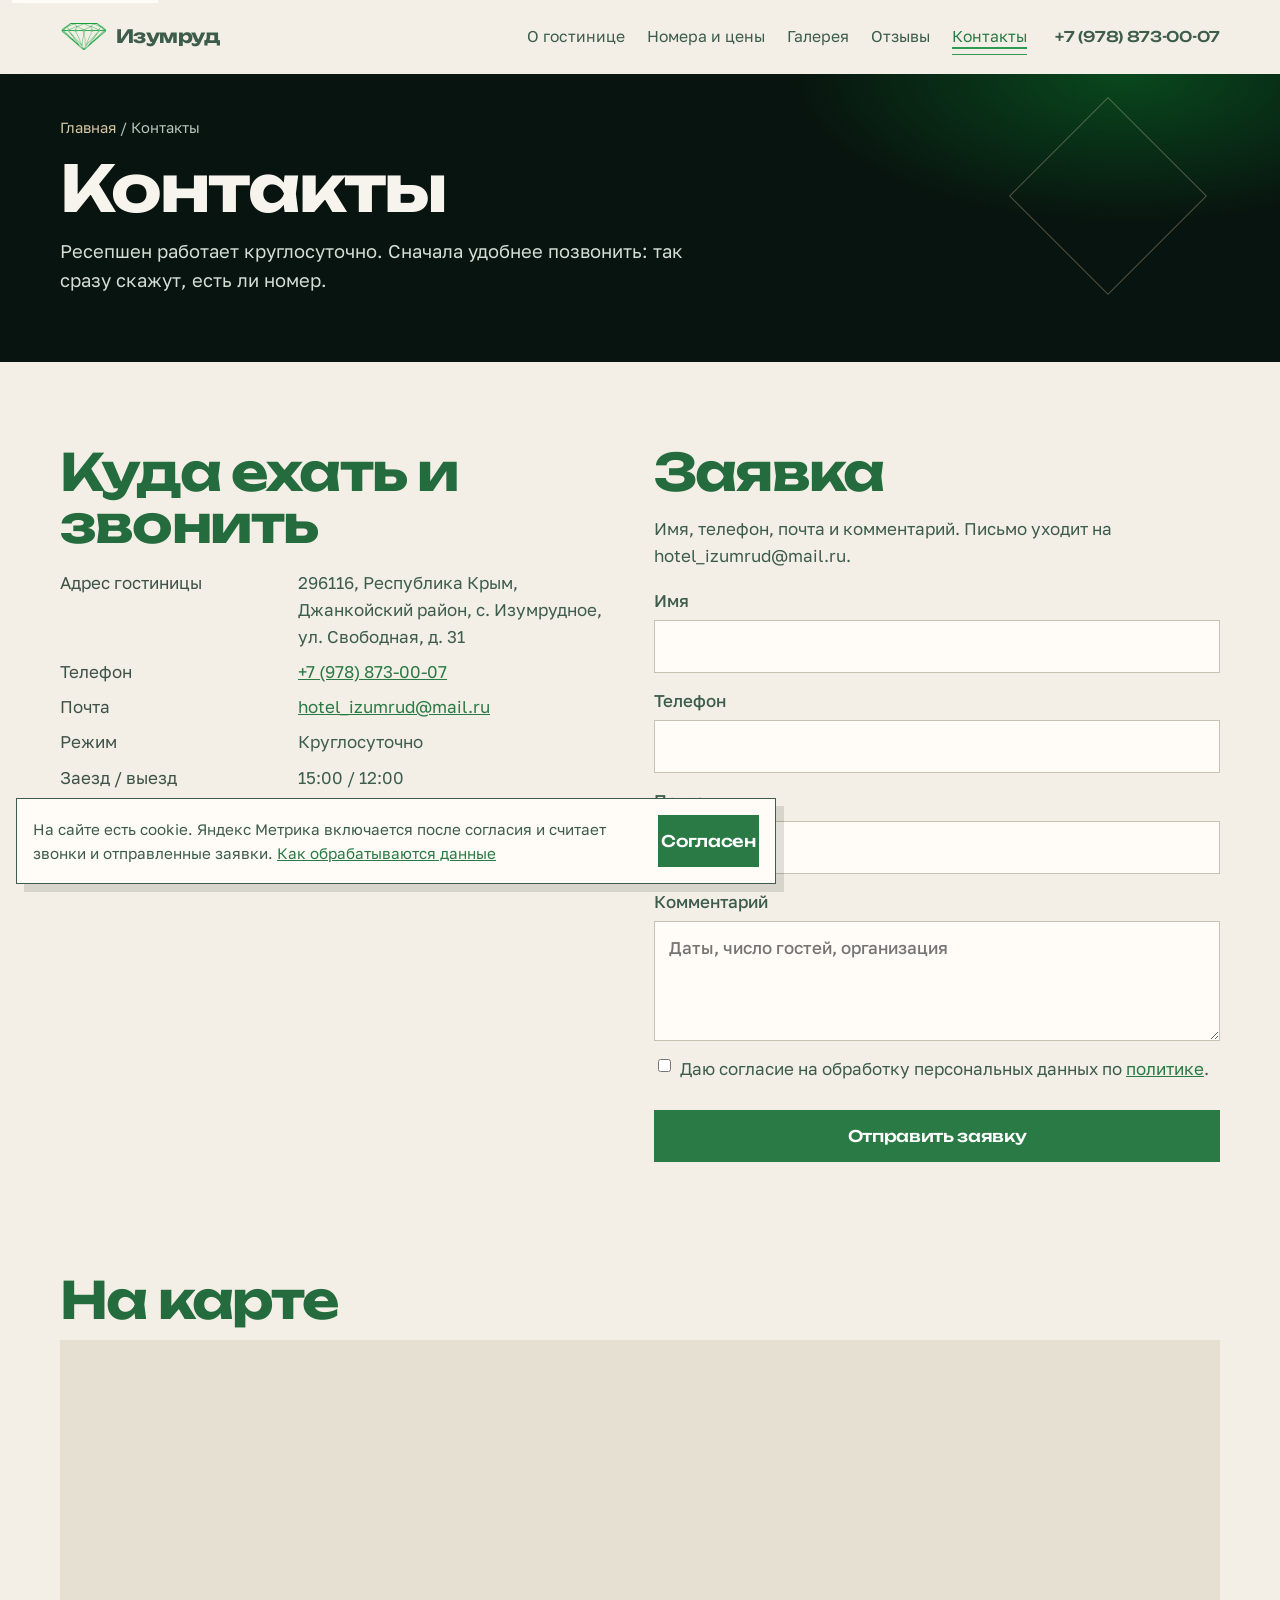
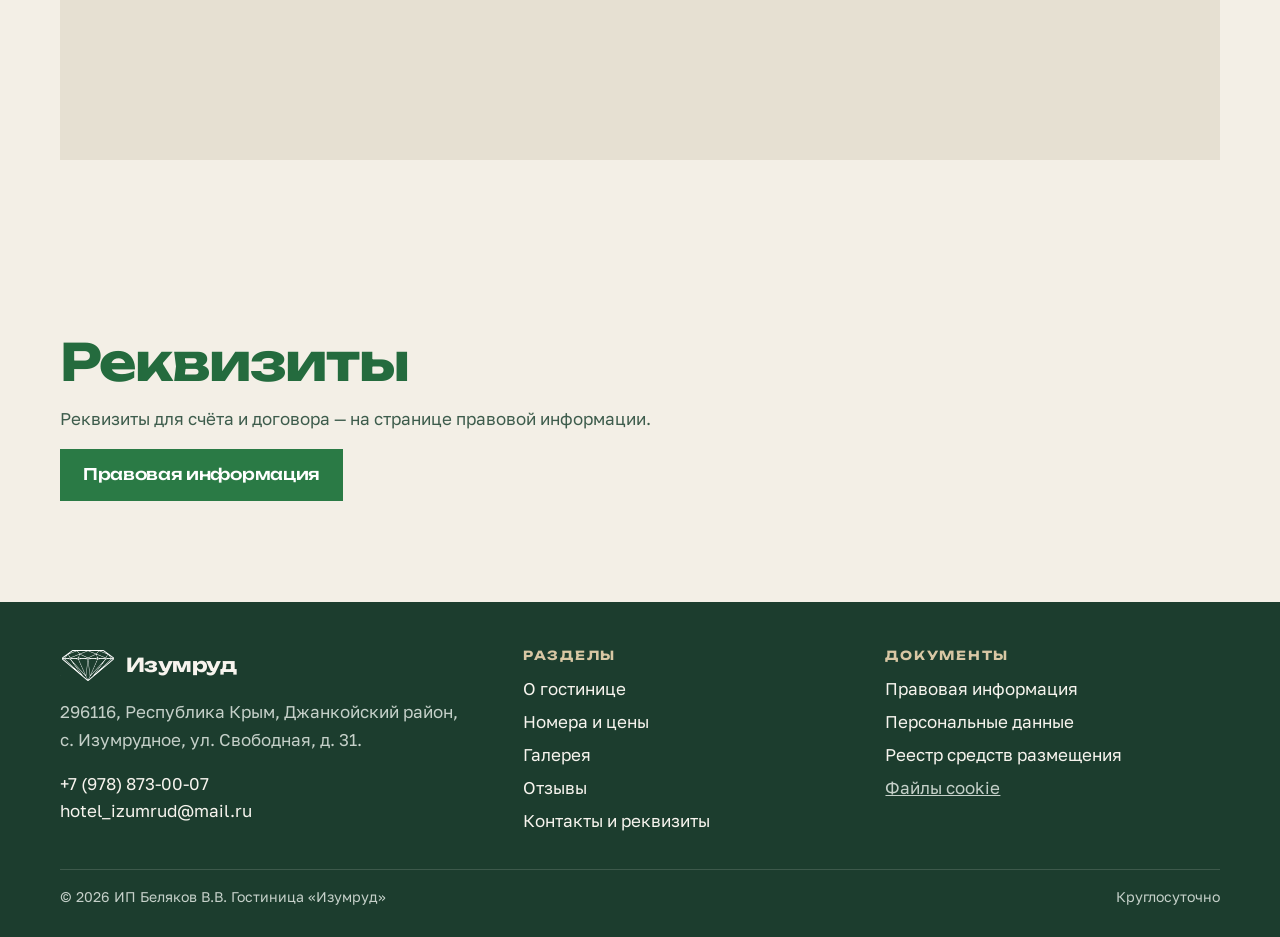
<file: contacts.html>
<!DOCTYPE html>
<html lang="ru">
<head>
  <meta charset="utf-8">
  <meta name="viewport" content="width=device-width, initial-scale=1">
  <title>Контакты гостиницы «Изумруд» в Изумрудном</title>
  <meta name="description" content="Адрес: с. Изумрудное, ул. Свободная, 31. Телефон +7 (978) 873-00-07, почта hotel_izumrud@mail.ru. Круглосуточно. Заявка на бронирование номера.">
  <link rel="canonical" href="https://hotelizumrud.com/contacts.html">
  <meta name="robots" content="index, follow">
  <meta name="theme-color" content="#08140f">
  <meta name="yandex-verification" content="[заполнить]">
  <meta property="og:type" content="website">
  <meta property="og:locale" content="ru_RU">
  <meta property="og:site_name" content="Гостиница «Изумруд»">
  <meta property="og:title" content="Контакты гостиницы «Изумруд» в Изумрудном">
  <meta property="og:description" content="Круглосуточно. с. Изумрудное, ул. Свободная, 31. Телефон +7 (978) 873-00-07.">
  <meta property="og:url" content="https://hotelizumrud.com/contacts.html">
  <meta property="og:image" content="https://hotelizumrud.com/img/og.jpg">
  <meta name="twitter:card" content="summary_large_image">
  <link rel="icon" href="favicon.ico" sizes="any">
  <link rel="icon" href="favicon.svg" type="image/svg+xml">
  <link rel="apple-touch-icon" href="img/apple-touch-icon.png">
  <link rel="manifest" href="site.webmanifest">
  <link rel="stylesheet" href="css/styles.css">
  <script type="application/ld+json">
  {"@context":"https://schema.org","@type":"Hotel","name":"Гостиница «Изумруд»","legalName":"ИП Беляков Владимир Валериевич","url":"https://hotelizumrud.com/contacts.html","telephone":"+79788730007","email":"hotel_izumrud@mail.ru","image":"https://hotelizumrud.com/img/og.jpg","address":{"@type":"PostalAddress","postalCode":"296116","addressCountry":"RU","addressRegion":"Республика Крым","addressLocality":"село Изумрудное","streetAddress":"ул. Свободная, д. 31"},"openingHoursSpecification":{"@type":"OpeningHoursSpecification","dayOfWeek":["Monday","Tuesday","Wednesday","Thursday","Friday","Saturday","Sunday"],"opens":"00:00","closes":"23:59"}}
  </script>
</head>
<body>
  <a class="skip" href="#main">К содержанию</a>
  <header class="site-header">
    <div class="site-header__inner">
      <a class="brand" href="index.html">
        <img src="img/diamond-emerald.png" alt="" width="425" height="248">
        <span>Изумруд</span>
      </a>
      <button class="nav-toggle" type="button" aria-expanded="false" aria-controls="site-nav">Меню</button>
      <nav id="site-nav" class="site-nav" aria-label="Разделы">
        <a href="about.html">О гостинице</a>
        <a href="rooms.html">Номера и цены</a>
        <a href="gallery.html">Галерея</a>
        <a href="reviews.html">Отзывы</a>
        <a href="contacts.html" aria-current="page">Контакты</a>
      </nav>
      <a class="header-phone" href="tel:+79788730007">+7 (978) 873-00-07</a>
    </div>
  </header>

  <main id="main">
    <div class="page-intro">
      <div class="wrap">
        <p class="crumbs"><a href="index.html">Главная</a> / Контакты</p>
        <h1>Контакты</h1>
        <p class="lede">Ресепшен работает круглосуточно. Сначала удобнее позвонить: так сразу скажут, есть ли номер.</p>
      </div>
    </div>

    <section class="section">
      <div class="wrap split">
        <div>
          <h2>Куда ехать и звонить</h2>
          <dl class="specs" style="margin-top:18px">
            <dt>Адрес гостиницы</dt>
            <dd>296116, Республика Крым, Джанкойский район, с.&nbsp;Изумрудное, ул.&nbsp;Свободная, д.&nbsp;31</dd>
            <dt>Телефон</dt>
            <dd><a href="tel:+79788730007">+7 (978) 873-00-07</a></dd>
            <dt>Почта</dt>
            <dd><a href="mailto:hotel_izumrud@mail.ru">hotel_izumrud@mail.ru</a></dd>
            <dt>Режим</dt>
            <dd>Круглосуточно</dd>
            <dt>Заезд / выезд</dt>
            <dd>15:00 / 12:00</dd>
          </dl>
          <p><a href="https://yandex.com/maps/-/CXBh54PQ" rel="noopener">Открыть в Яндекс Картах</a></p>
        </div>
        <div>
          <h2 id="request">Заявка</h2>
          <p>Имя, телефон, почта и комментарий. Письмо уходит на hotel_izumrud@mail.ru.</p>
          <form class="form" id="request-form" action="send.php" method="post" novalidate>
            <div class="hp" aria-hidden="true">
              <label>Сайт <input type="text" name="website" tabindex="-1" autocomplete="off"></label>
            </div>
            <label>Имя
              <input type="text" name="name" autocomplete="name" required maxlength="80">
            </label>
            <label>Телефон
              <input type="tel" name="phone" autocomplete="tel" required inputmode="tel" maxlength="20">
            </label>
            <label>Почта
              <input type="email" name="email" autocomplete="email" required maxlength="120">
            </label>
            <label>Комментарий
              <textarea name="comment" maxlength="2000" placeholder="Даты, число гостей, организация"></textarea>
            </label>
            <label class="check">
              <input type="checkbox" name="consent" value="1" required>
              <span>Даю согласие на обработку персональных данных по <a href="privacy.html">политике</a>.</span>
            </label>
            <p class="form-status" id="form-status" role="status"></p>
            <button class="btn btn--ink" type="submit">Отправить заявку</button>
          </form>
        </div>
      </div>
    </section>

    <section class="section section--tight">
      <div class="wrap">
        <h2 style="margin-bottom:14px">На карте</h2>
        <iframe class="map" title="Гостиница «Изумруд» на Яндекс Карте" loading="lazy" src="https://yandex.ru/map-widget/v1/?ll=34.412126%2C45.736267&amp;z=16&amp;oid=33616187913&amp;ol=biz"></iframe>
      </div>
    </section>

    <section class="section" id="requisites">
      <div class="wrap">
        <h2 style="margin-bottom:8px">Реквизиты</h2>
        <p>Реквизиты для счёта и договора — на странице правовой информации.</p>
        <p><a class="btn btn--ink" href="legal.html">Правовая информация</a></p>
      </div>
    </section>
  </main>

  <footer class="site-footer">
    <div class="wrap">
      <div class="footer-grid">
        <div>
          <a class="footer-brand" href="index.html"><img src="img/diamond.png" alt="" width="425" height="248" style="width:54px"> Изумруд</a>
          <p>296116, Республика Крым, Джанкойский район, с.&nbsp;Изумрудное, ул.&nbsp;Свободная, д.&nbsp;31.</p>
          <p><a href="tel:+79788730007">+7 (978) 873-00-07</a><br><a href="mailto:hotel_izumrud@mail.ru">hotel_izumrud@mail.ru</a></p>
        </div>
        <div>
          <h2>Разделы</h2>
          <ul>
            <li><a href="about.html">О гостинице</a></li>
            <li><a href="rooms.html">Номера и цены</a></li>
            <li><a href="gallery.html">Галерея</a></li>
            <li><a href="reviews.html">Отзывы</a></li>
            <li><a href="contacts.html">Контакты и реквизиты</a></li>
          </ul>
        </div>
        <div>
          <h2>Документы</h2>
          <ul>
            <li><a href="legal.html">Правовая информация</a></li>
            <li><a href="privacy.html">Персональные данные</a></li>
            <li><a href="https://tourism.fsa.gov.ru/ru/resorts/hotels/e861c656-c606-11ef-92da-2f3b030728f5/about-resort" rel="noopener">Реестр средств размещения</a></li>
            <li><button class="link-quiet" type="button" id="cookie-reopen">Файлы cookie</button></li>
          </ul>
        </div>
      </div>
      <div class="legal"><span>© 2026 ИП Беляков В.В. Гостиница «Изумруд»</span><span>Круглосуточно</span></div>
    </div>
  </footer>
  <a class="callbar" href="tel:+79788730007">Позвонить · +7 (978) 873-00-07</a>
  <div class="cookie" id="cookie" hidden>
    <p>На сайте есть cookie. Яндекс Метрика включается после согласия и считает звонки и отправленные заявки. <a href="privacy.html">Как обрабатываются данные</a></p>
    <button class="btn btn--ink" type="button" id="cookie-accept">Согласен</button>
  </div>
  <script src="js/main.js" defer></script>
</body>
</html>
</file>
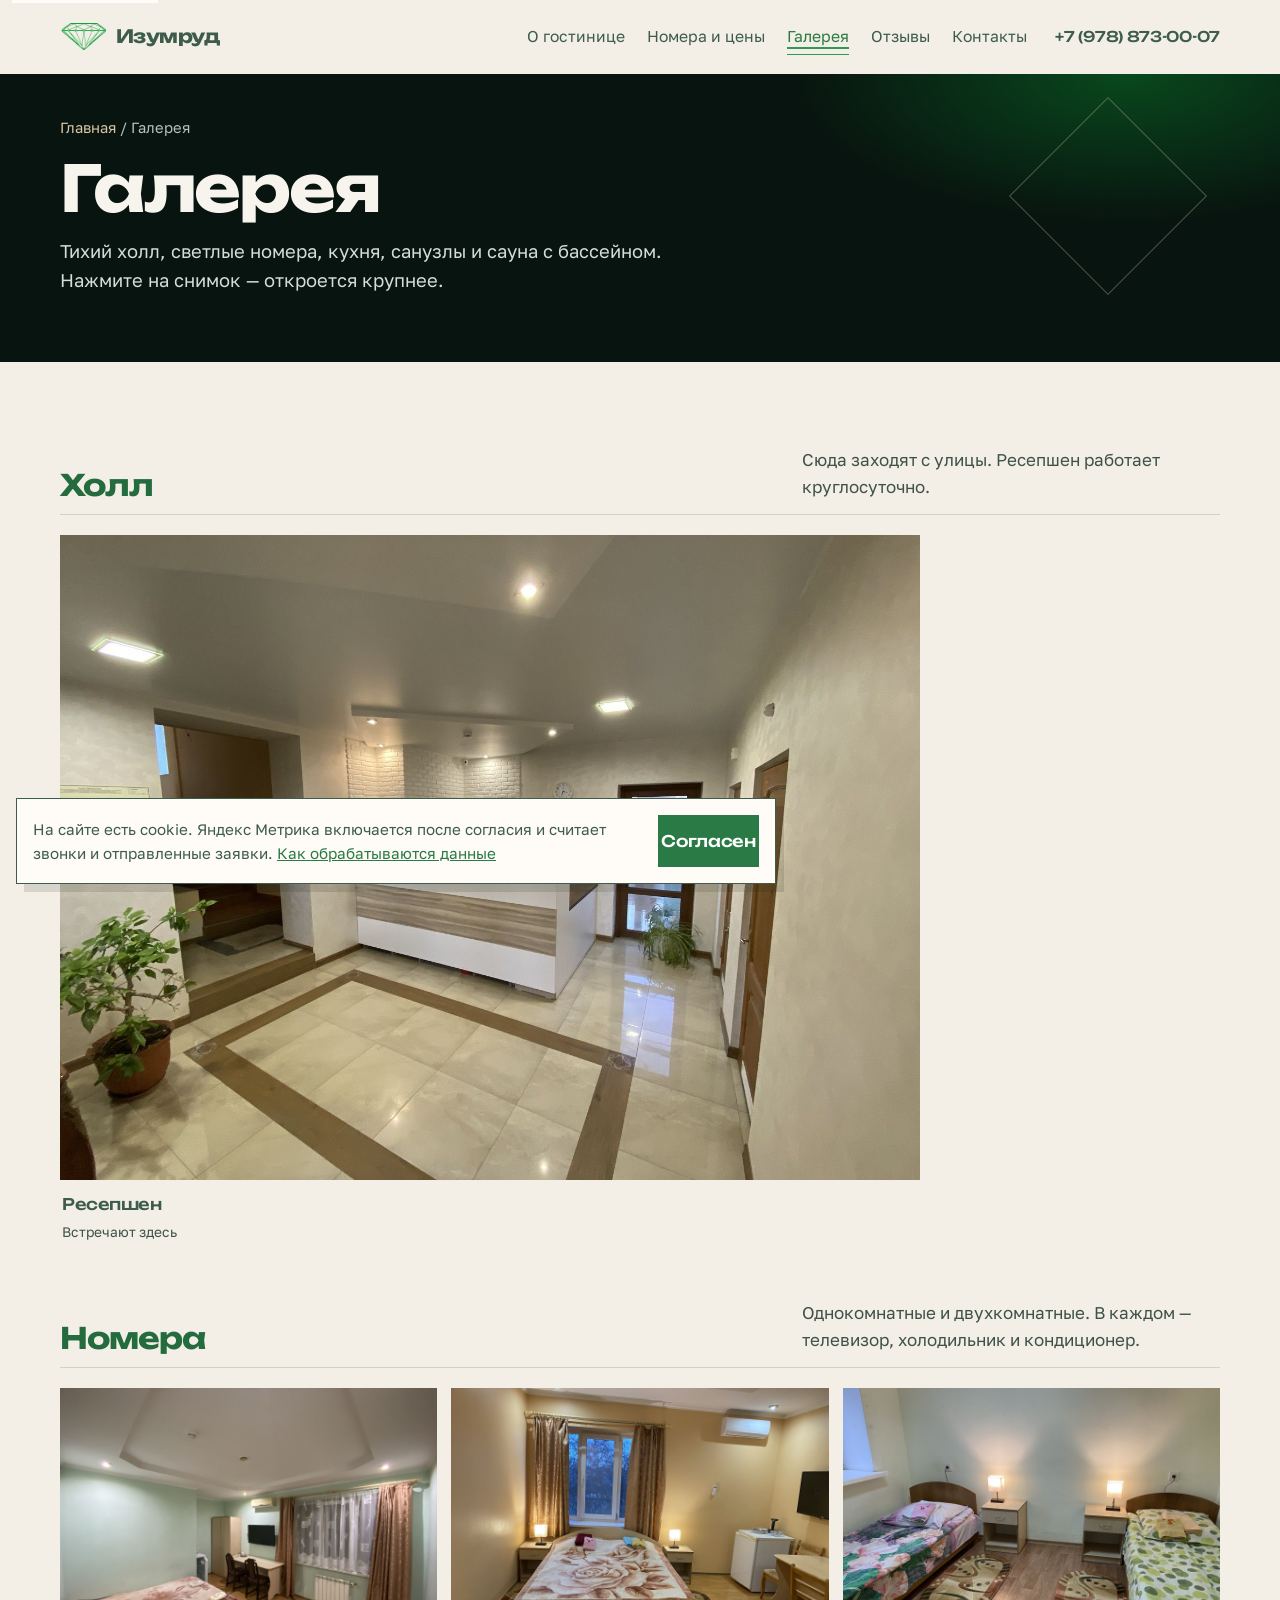
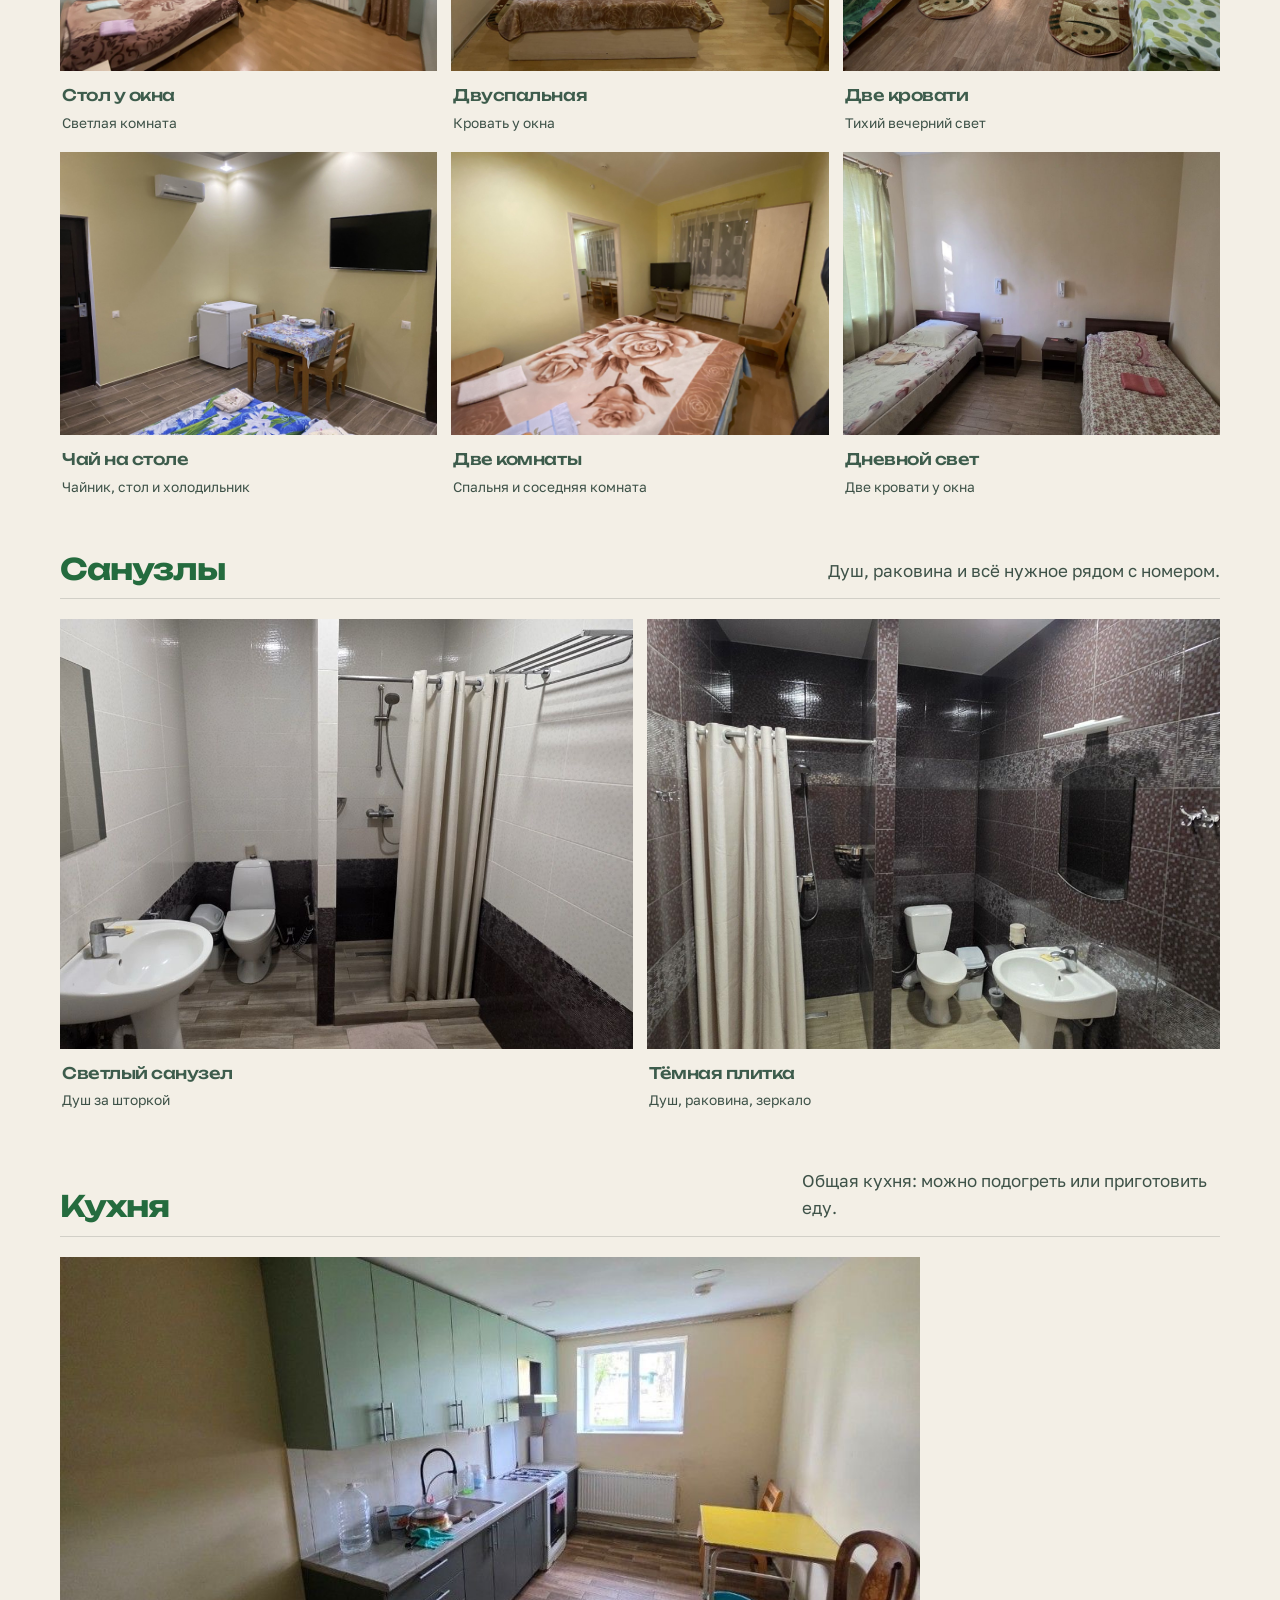
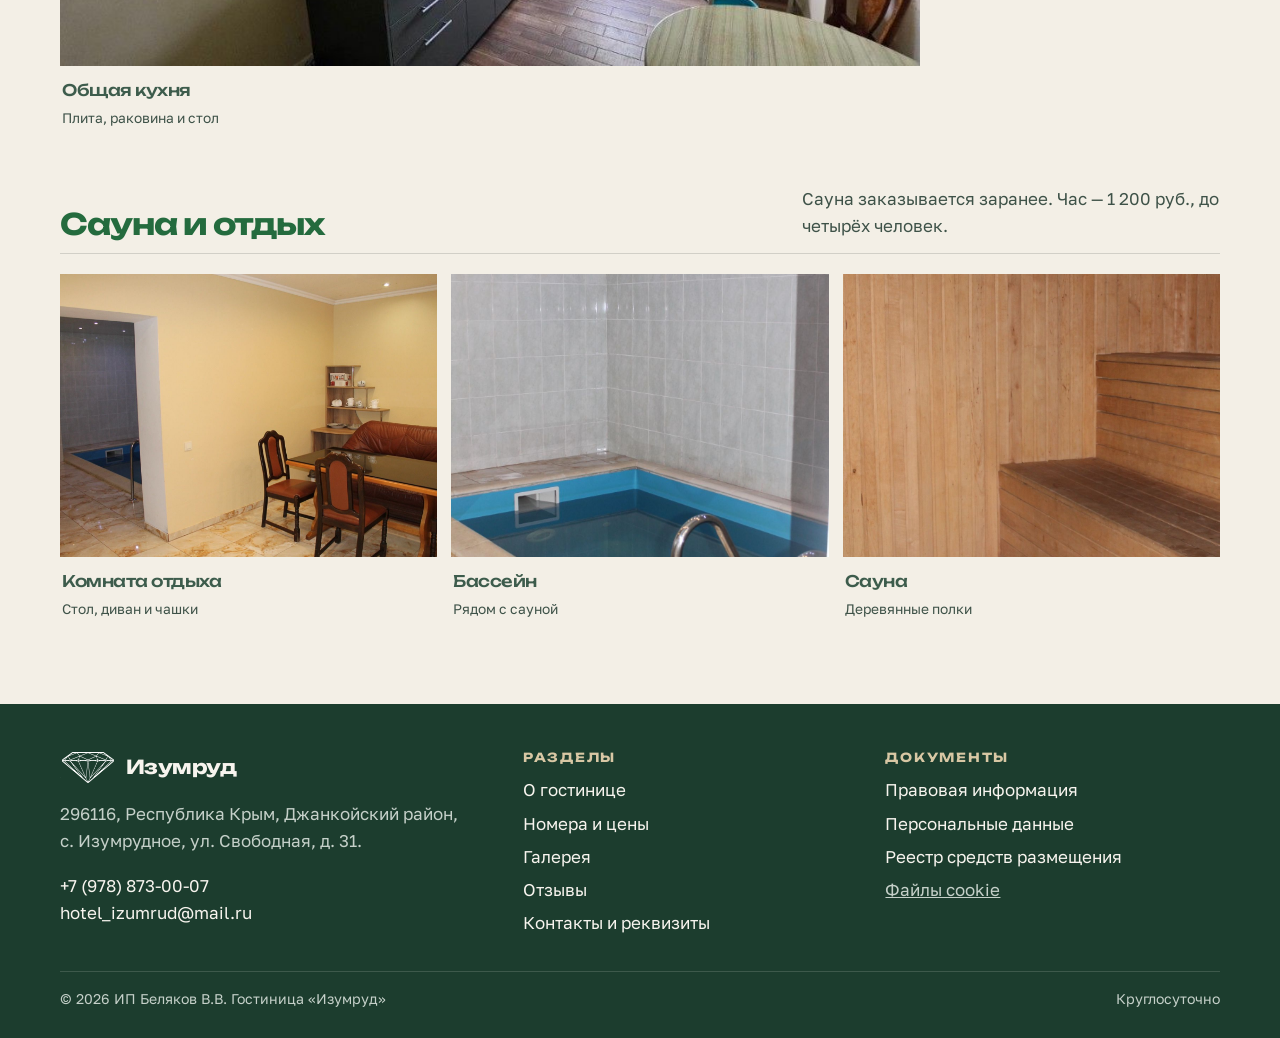
<file: gallery.html>
<!DOCTYPE html>
<html lang="ru">
<head>
  <meta charset="utf-8">
  <meta name="viewport" content="width=device-width, initial-scale=1">
  <title>Галерея гостиницы «Изумруд» в Изумрудном</title>
  <meta name="description" content="Фотографии гостиницы «Изумруд»: ресепшен, номера, санузлы, сауна и бассейн. Село Изумрудное, улица Свободная, 31.">
  <link rel="canonical" href="https://hotelizumrud.com/gallery.html">
  <meta name="robots" content="index, follow">
  <meta name="theme-color" content="#08140f">
  <meta name="yandex-verification" content="[заполнить]">
  <meta property="og:type" content="website">
  <meta property="og:locale" content="ru_RU">
  <meta property="og:site_name" content="Гостиница «Изумруд»">
  <meta property="og:title" content="Галерея гостиницы «Изумруд» в Изумрудном">
  <meta property="og:description" content="Ресепшен, номера, санузлы, сауна и бассейн гостиницы «Изумруд».">
  <meta property="og:url" content="https://hotelizumrud.com/gallery.html">
  <meta property="og:image" content="https://hotelizumrud.com/img/gallery/01-reception.jpg">
  <link rel="icon" href="favicon.ico" sizes="any">
  <link rel="icon" href="favicon.svg" type="image/svg+xml">
  <link rel="apple-touch-icon" href="img/apple-touch-icon.png">
  <link rel="manifest" href="site.webmanifest">
  <link rel="stylesheet" href="css/styles.css">
</head>
<body>
  <a class="skip" href="#main">К содержанию</a>
  <header class="site-header">
    <div class="site-header__inner">
      <a class="brand" href="index.html">
        <img src="img/diamond-emerald.png" alt="" width="425" height="248">
        <span>Изумруд</span>
      </a>
      <button class="nav-toggle" type="button" aria-expanded="false" aria-controls="site-nav">Меню</button>
      <nav id="site-nav" class="site-nav" aria-label="Разделы">
        <a href="about.html">О гостинице</a>
        <a href="rooms.html">Номера и цены</a>
        <a href="gallery.html" aria-current="page">Галерея</a>
        <a href="reviews.html">Отзывы</a>
        <a href="contacts.html">Контакты</a>
      </nav>
      <a class="header-phone" href="tel:+79788730007">+7 (978) 873-00-07</a>
    </div>
  </header>
  <main id="main">
    <div class="page-intro">
      <div class="wrap">
        <p class="crumbs"><a href="index.html">Главная</a> / Галерея</p>
        <h1>Галерея</h1>
        <p class="lede">Тихий холл, светлые номера, кухня, санузлы и сауна с бассейном. Нажмите на снимок — откроется крупнее.</p>
      </div>
    </div>
    <section class="section">
      <div class="wrap">
        <div class="gallery-block">
          <div class="gallery-block__head">
            <h2>Холл</h2>
            <p>Сюда заходят с улицы. Ресепшен работает круглосуточно.</p>
          </div>
          <div class="gallery gallery--wide">
            <button class="gallery__item" type="button" data-full="img/gallery/01-reception.jpg" data-alt="Светлый холл и стойка ресепшен">
              <img src="img/gallery/01-reception.jpg" alt="Светлый холл и стойка ресепшен" width="1600" height="1200" loading="lazy" decoding="async">
              <span>Ресепшен</span>
              <small>Встречают здесь</small>
            </button>
          </div>
        </div>

        <div class="gallery-block">
          <div class="gallery-block__head">
            <h2>Номера</h2>
            <p>Однокомнатные и двухкомнатные. В каждом — телевизор, холодильник и кондиционер.</p>
          </div>
          <div class="gallery">
            <button class="gallery__item" type="button" data-full="img/gallery/03-room-green.jpg" data-alt="Светлая комната со столом у окна">
              <img src="img/gallery/03-room-green.jpg" alt="Светлая комната со столом у окна" width="1600" height="1200" loading="lazy" decoding="async">
              <span>Стол у окна</span>
              <small>Светлая комната</small>
            </button>
            <button class="gallery__item" type="button" data-full="img/gallery/08-window.jpg" data-alt="Номер с двуспальной кроватью у окна">
              <img src="img/gallery/08-window.jpg" alt="Номер с двуспальной кроватью у окна" width="1600" height="1200" loading="lazy" decoding="async">
              <span>Двуспальная</span>
              <small>Кровать у окна</small>
            </button>
            <button class="gallery__item" type="button" data-full="img/gallery/06-twin.jpg" data-alt="Номер с двумя односпальными кроватями">
              <img src="img/gallery/06-twin.jpg" alt="Номер с двумя односпальными кроватями" width="1600" height="1200" loading="lazy" decoding="async">
              <span>Две кровати</span>
              <small>Тихий вечерний свет</small>
            </button>
            <button class="gallery__item" type="button" data-full="img/gallery/02-room-table.jpg" data-alt="Угол номера со столом, чайником и холодильником">
              <img src="img/gallery/02-room-table.jpg" alt="Угол номера со столом, чайником и холодильником" width="1600" height="1200" loading="lazy" decoding="async">
              <span>Чай на столе</span>
              <small>Чайник, стол и холодильник</small>
            </button>
            <button class="gallery__item" type="button" data-full="img/gallery/04-two-room.jpg" data-alt="Двухкомнатный номер">
              <img src="img/gallery/04-two-room.jpg" alt="Двухкомнатный номер" width="1600" height="1200" loading="lazy" decoding="async">
              <span>Две комнаты</span>
              <small>Спальня и соседняя комната</small>
            </button>
            <button class="gallery__item" type="button" data-full="img/gallery/09-twin-light.jpg" data-alt="Светлый номер с двумя кроватями">
              <img src="img/gallery/09-twin-light.jpg" alt="Светлый номер с двумя кроватями" width="1600" height="739" loading="lazy" decoding="async">
              <span>Дневной свет</span>
              <small>Две кровати у окна</small>
            </button>
          </div>
        </div>

        <div class="gallery-block">
          <div class="gallery-block__head">
            <h2>Санузлы</h2>
            <p>Душ, раковина и всё нужное рядом с номером.</p>
          </div>
          <div class="gallery gallery--two">
            <button class="gallery__item" type="button" data-full="img/gallery/11-bath-light.jpg" data-alt="Светлый санузел с душем">
              <img src="img/gallery/11-bath-light.jpg" alt="Светлый санузел с душем" width="1600" height="739" loading="lazy" decoding="async">
              <span>Светлый санузел</span>
              <small>Душ за шторкой</small>
            </button>
            <button class="gallery__item" type="button" data-full="img/gallery/12-bath-dark.jpg" data-alt="Санузел с тёмной плиткой">
              <img src="img/gallery/12-bath-dark.jpg" alt="Санузел с тёмной плиткой" width="1600" height="739" loading="lazy" decoding="async">
              <span>Тёмная плитка</span>
              <small>Душ, раковина, зеркало</small>
            </button>
          </div>
        </div>

        <div class="gallery-block">
          <div class="gallery-block__head">
            <h2>Кухня</h2>
            <p>Общая кухня: можно подогреть или приготовить еду.</p>
          </div>
          <div class="gallery gallery--wide gallery--panorama">
            <button class="gallery__item" type="button" data-full="img/gallery/18-kitchen.jpg" data-alt="Кухня общего пользования">
              <img src="img/gallery/18-kitchen.jpg" alt="Кухня общего пользования" width="1024" height="472" loading="lazy" decoding="async">
              <span>Общая кухня</span>
              <small>Плита, раковина и стол</small>
            </button>
          </div>
        </div>

        <div class="gallery-block">
          <div class="gallery-block__head">
            <h2>Сауна и отдых</h2>
            <p>Сауна заказывается заранее. Час — 1 200 руб., до четырёх человек.</p>
          </div>
          <div class="gallery">
            <button class="gallery__item" type="button" data-full="img/gallery/14-lounge.jpg" data-alt="Комната отдыха рядом с бассейном">
              <img src="img/gallery/14-lounge.jpg" alt="Комната отдыха рядом с бассейном" width="1600" height="1066" loading="lazy" decoding="async">
              <span>Комната отдыха</span>
              <small>Стол, диван и чашки</small>
            </button>
            <button class="gallery__item" type="button" data-full="img/gallery/16-pool.jpg" data-alt="Бассейн при сауне">
              <img src="img/gallery/16-pool.jpg" alt="Бассейн при сауне" width="1067" height="1600" loading="lazy" decoding="async">
              <span>Бассейн</span>
              <small>Рядом с сауной</small>
            </button>
            <button class="gallery__item" type="button" data-full="img/gallery/15-sauna.jpg" data-alt="Деревянная сауна">
              <img src="img/gallery/15-sauna.jpg" alt="Деревянная сауна" width="1066" height="1600" loading="lazy" decoding="async">
              <span>Сауна</span>
              <small>Деревянные полки</small>
            </button>
          </div>
        </div>
      </div>
    </section>
  </main>
  <dialog class="lightbox" id="lightbox">
    <div class="lightbox__frame">
      <img alt="">
    </div>
    <p class="lightbox__cap"></p>
    <div class="lightbox__bar">
      <button class="lightbox__nav" type="button" data-prev>Назад</button>
      <button class="btn btn--light" type="button" data-close>Закрыть</button>
      <button class="lightbox__nav" type="button" data-next>Дальше</button>
    </div>
  </dialog>
  <footer class="site-footer">
    <div class="wrap">
      <div class="footer-grid">
        <div>
          <a class="footer-brand" href="index.html"><img src="img/diamond.png" alt="" width="425" height="248" style="width:54px"> Изумруд</a>
          <p>296116, Республика Крым, Джанкойский район, с.&nbsp;Изумрудное, ул.&nbsp;Свободная, д.&nbsp;31.</p>
          <p><a href="tel:+79788730007">+7 (978) 873-00-07</a><br><a href="mailto:hotel_izumrud@mail.ru">hotel_izumrud@mail.ru</a></p>
        </div>
        <div>
          <h2>Разделы</h2>
          <ul>
            <li><a href="about.html">О гостинице</a></li>
            <li><a href="rooms.html">Номера и цены</a></li>
            <li><a href="gallery.html">Галерея</a></li>
            <li><a href="reviews.html">Отзывы</a></li>
            <li><a href="contacts.html">Контакты и реквизиты</a></li>
          </ul>
        </div>
        <div>
          <h2>Документы</h2>
          <ul>
            <li><a href="legal.html">Правовая информация</a></li>
            <li><a href="privacy.html">Персональные данные</a></li>
            <li><a href="https://tourism.fsa.gov.ru/ru/resorts/hotels/e861c656-c606-11ef-92da-2f3b030728f5/about-resort" rel="noopener">Реестр средств размещения</a></li>
            <li><button class="link-quiet" type="button" id="cookie-reopen">Файлы cookie</button></li>
          </ul>
        </div>
      </div>
      <div class="legal"><span>© 2026 ИП Беляков В.В. Гостиница «Изумруд»</span><span>Круглосуточно</span></div>
    </div>
  </footer>
  <a class="callbar" href="tel:+79788730007">Позвонить · +7 (978) 873-00-07</a>
  <div class="cookie" id="cookie" hidden>
    <p>На сайте есть cookie. Яндекс Метрика включается после согласия и считает звонки и отправленные заявки. <a href="privacy.html">Как обрабатываются данные</a></p>
    <button class="btn btn--ink" type="button" id="cookie-accept">Согласен</button>
  </div>
  <script src="js/main.js" defer></script>
</body>
</html>
</file>
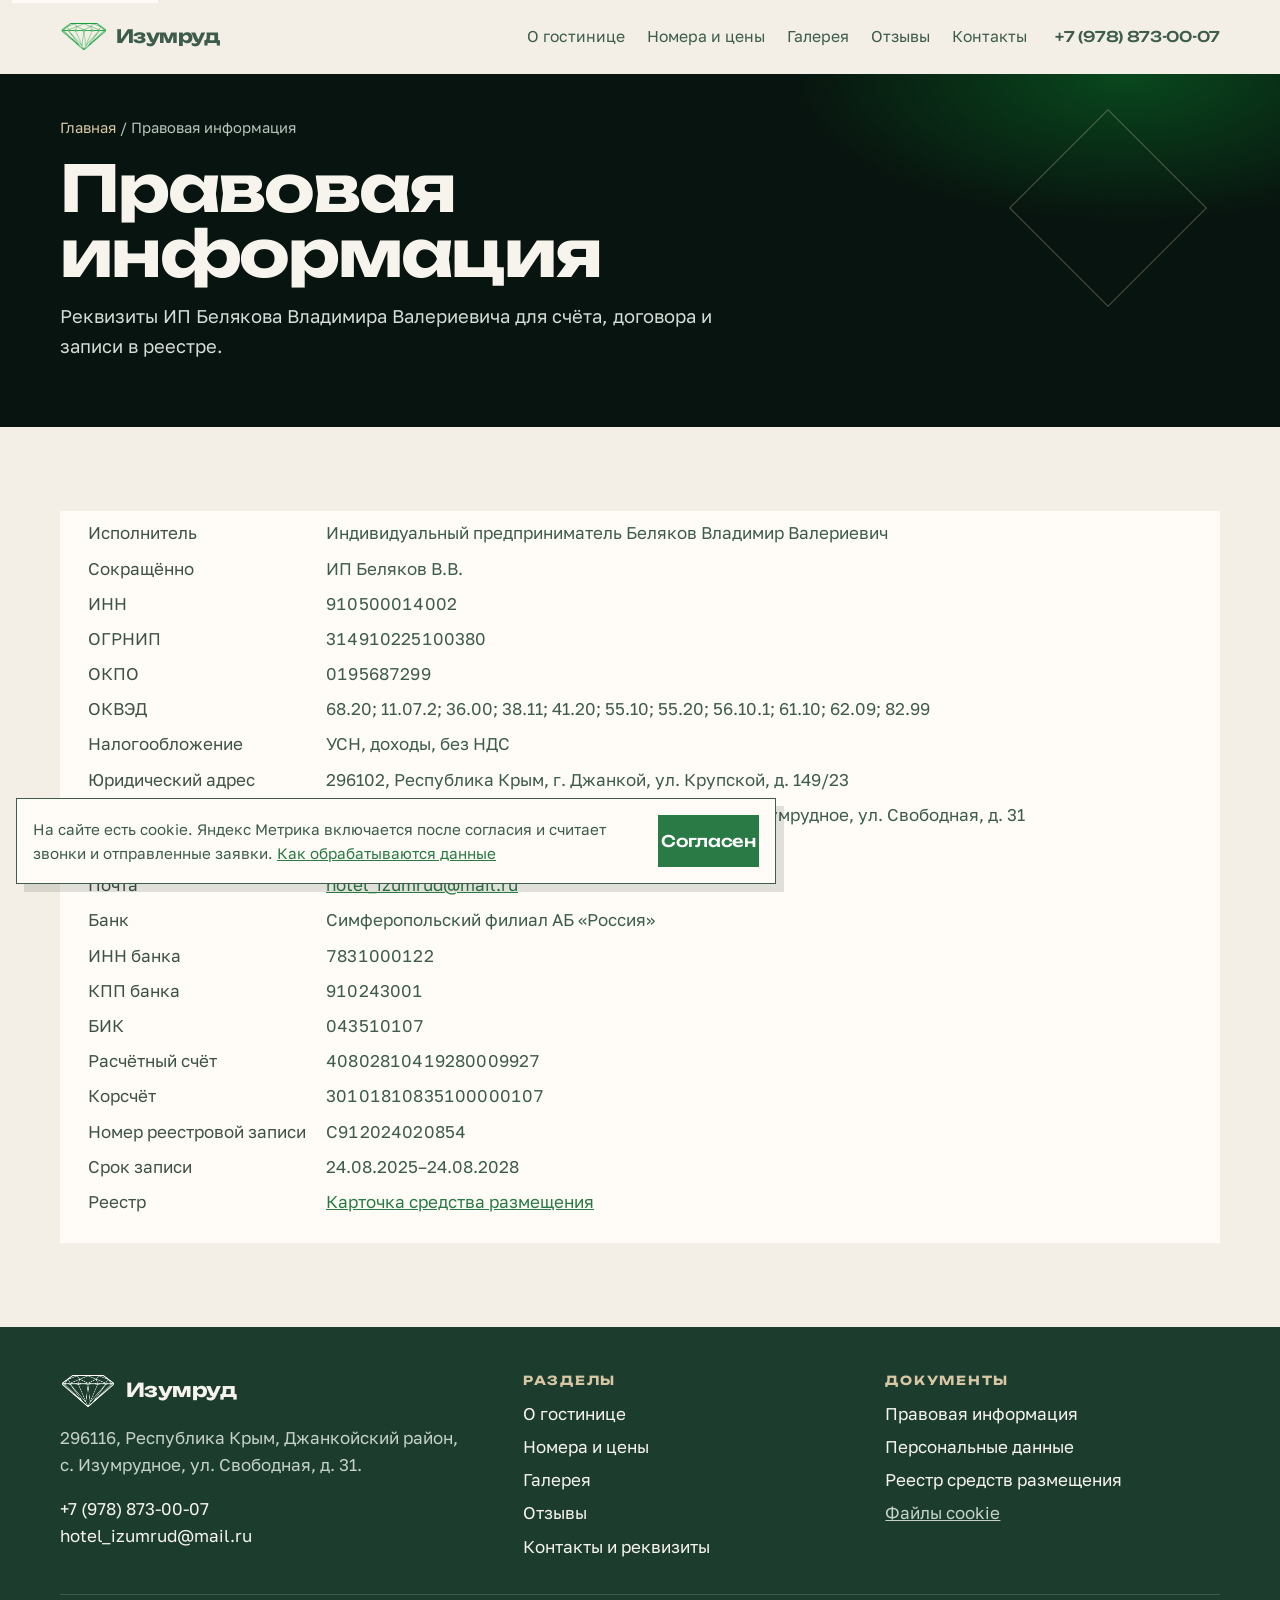
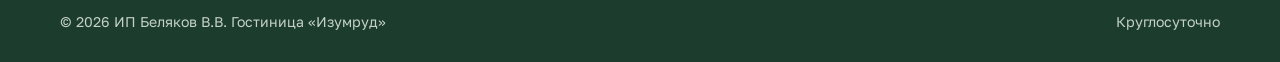
<file: legal.html>
<!DOCTYPE html>
<html lang="ru">
<head>
  <meta charset="utf-8">
  <meta name="viewport" content="width=device-width, initial-scale=1">
  <title>Правовая информация — гостиница «Изумруд»</title>
  <meta name="description" content="Реквизиты ИП Беляков В.В.: ИНН, ОГРНИП, адрес гостиницы в селе Изумрудное, банк и номер записи в реестре средств размещения.">
  <link rel="canonical" href="https://hotelizumrud.com/legal.html">
  <meta name="robots" content="index, follow">
  <meta name="theme-color" content="#08140f">
  <meta name="yandex-verification" content="[заполнить]">
  <meta property="og:type" content="website">
  <meta property="og:locale" content="ru_RU">
  <meta property="og:site_name" content="Гостиница «Изумруд»">
  <meta property="og:title" content="Правовая информация — гостиница «Изумруд»">
  <meta property="og:description" content="ИП Беляков Владимир Валериевич. Адрес гостиницы: с. Изумрудное, ул. Свободная, 31.">
  <meta property="og:url" content="https://hotelizumrud.com/legal.html">
  <meta property="og:image" content="https://hotelizumrud.com/img/og.jpg">
  <link rel="icon" href="favicon.ico" sizes="any">
  <link rel="icon" href="favicon.svg" type="image/svg+xml">
  <link rel="apple-touch-icon" href="img/apple-touch-icon.png">
  <link rel="manifest" href="site.webmanifest">
  <link rel="stylesheet" href="css/styles.css">
</head>
<body>
  <a class="skip" href="#main">К содержанию</a>
  <header class="site-header">
    <div class="site-header__inner">
      <a class="brand" href="index.html">
        <img src="img/diamond-emerald.png" alt="" width="425" height="248">
        <span>Изумруд</span>
      </a>
      <button class="nav-toggle" type="button" aria-expanded="false" aria-controls="site-nav">Меню</button>
      <nav id="site-nav" class="site-nav" aria-label="Разделы">
        <a href="about.html">О гостинице</a>
        <a href="rooms.html">Номера и цены</a>
        <a href="gallery.html">Галерея</a>
        <a href="reviews.html">Отзывы</a>
        <a href="contacts.html">Контакты</a>
      </nav>
      <a class="header-phone" href="tel:+79788730007">+7 (978) 873-00-07</a>
    </div>
  </header>
  <main id="main">
    <div class="page-intro">
      <div class="wrap">
        <p class="crumbs"><a href="index.html">Главная</a> / Правовая информация</p>
        <h1>Правовая информация</h1>
        <p class="lede">Реквизиты ИП Белякова Владимира Валериевича для счёта, договора и записи в реестре.</p>
      </div>
    </div>
    <section class="section">
      <div class="wrap">
        <div class="requisites">
          <dl class="specs">
            <dt>Исполнитель</dt>
            <dd>Индивидуальный предприниматель Беляков Владимир Валериевич</dd>
            <dt>Сокращённо</dt>
            <dd>ИП Беляков В.В.</dd>
            <dt>ИНН</dt>
            <dd class="mono">910500014002</dd>
            <dt>ОГРНИП</dt>
            <dd class="mono">314910225100380</dd>
            <dt>ОКПО</dt>
            <dd class="mono">0195687299</dd>
            <dt>ОКВЭД</dt>
            <dd>68.20; 11.07.2; 36.00; 38.11; 41.20; 55.10; 55.20; 56.10.1; 61.10; 62.09; 82.99</dd>
            <dt>Налогообложение</dt>
            <dd>УСН, доходы, без НДС</dd>
            <dt>Юридический адрес</dt>
            <dd>296102, Республика Крым, г. Джанкой, ул. Крупской, д. 149/23</dd>
            <dt>Адрес гостиницы</dt>
            <dd>296116, Республика Крым, Джанкойский район, с. Изумрудное, ул. Свободная, д. 31</dd>
            <dt>Телефон</dt>
            <dd><a href="tel:+79788730007">+7 (978) 873-00-07</a></dd>
            <dt>Почта</dt>
            <dd><a href="mailto:hotel_izumrud@mail.ru">hotel_izumrud@mail.ru</a></dd>
            <dt>Банк</dt>
            <dd>Симферопольский филиал АБ «Россия»</dd>
            <dt>ИНН банка</dt>
            <dd class="mono">7831000122</dd>
            <dt>КПП банка</dt>
            <dd class="mono">910243001</dd>
            <dt>БИК</dt>
            <dd class="mono">043510107</dd>
            <dt>Расчётный счёт</dt>
            <dd class="mono">40802810419280009927</dd>
            <dt>Корсчёт</dt>
            <dd class="mono">30101810835100000107</dd>
            <dt>Номер реестровой записи</dt>
            <dd class="mono">С912024020854</dd>
            <dt>Срок записи</dt>
            <dd>24.08.2025–24.08.2028</dd>
            <dt>Реестр</dt>
            <dd><a href="https://tourism.fsa.gov.ru/ru/resorts/hotels/e861c656-c606-11ef-92da-2f3b030728f5/about-resort" rel="noopener">Карточка средства размещения</a></dd>
          </dl>
        </div>
      </div>
    </section>
  </main>
  <footer class="site-footer">
    <div class="wrap">
      <div class="footer-grid">
        <div>
          <a class="footer-brand" href="index.html"><img src="img/diamond.png" alt="" width="425" height="248" style="width:54px"> Изумруд</a>
          <p>296116, Республика Крым, Джанкойский район, с.&nbsp;Изумрудное, ул.&nbsp;Свободная, д.&nbsp;31.</p>
          <p><a href="tel:+79788730007">+7 (978) 873-00-07</a><br><a href="mailto:hotel_izumrud@mail.ru">hotel_izumrud@mail.ru</a></p>
        </div>
        <div>
          <h2>Разделы</h2>
          <ul>
            <li><a href="about.html">О гостинице</a></li>
            <li><a href="rooms.html">Номера и цены</a></li>
            <li><a href="gallery.html">Галерея</a></li>
            <li><a href="reviews.html">Отзывы</a></li>
            <li><a href="contacts.html">Контакты и реквизиты</a></li>
          </ul>
        </div>
        <div>
          <h2>Документы</h2>
          <ul>
            <li><a href="legal.html">Правовая информация</a></li>
            <li><a href="privacy.html">Персональные данные</a></li>
            <li><a href="https://tourism.fsa.gov.ru/ru/resorts/hotels/e861c656-c606-11ef-92da-2f3b030728f5/about-resort" rel="noopener">Реестр средств размещения</a></li>
            <li><button class="link-quiet" type="button" id="cookie-reopen">Файлы cookie</button></li>
          </ul>
        </div>
      </div>
      <div class="legal"><span>© 2026 ИП Беляков В.В. Гостиница «Изумруд»</span><span>Круглосуточно</span></div>
    </div>
  </footer>
  <a class="callbar" href="tel:+79788730007">Позвонить · +7 (978) 873-00-07</a>
  <div class="cookie" id="cookie" hidden>
    <p>На сайте есть cookie. Яндекс Метрика включается после согласия и считает звонки и отправленные заявки. <a href="privacy.html">Как обрабатываются данные</a></p>
    <button class="btn btn--ink" type="button" id="cookie-accept">Согласен</button>
  </div>
  <script src="js/main.js" defer></script>
</body>
</html>
</file>
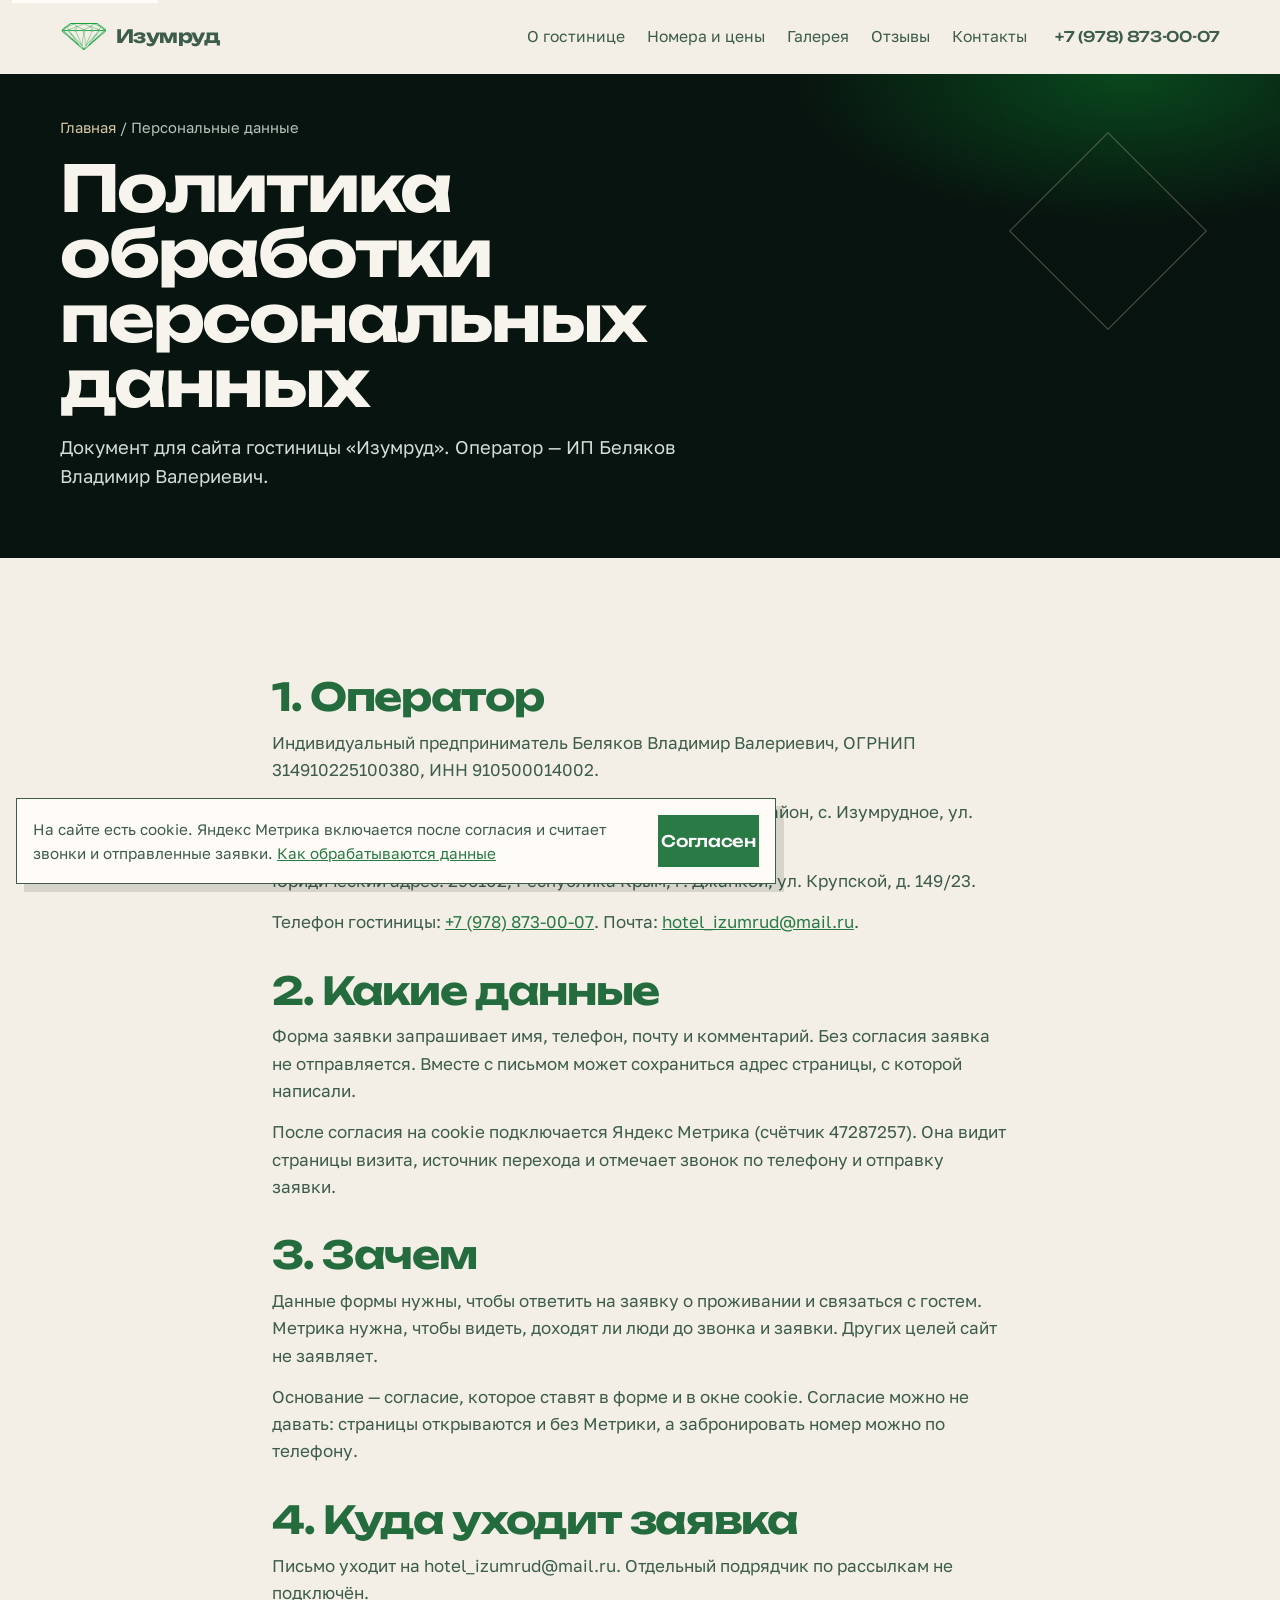
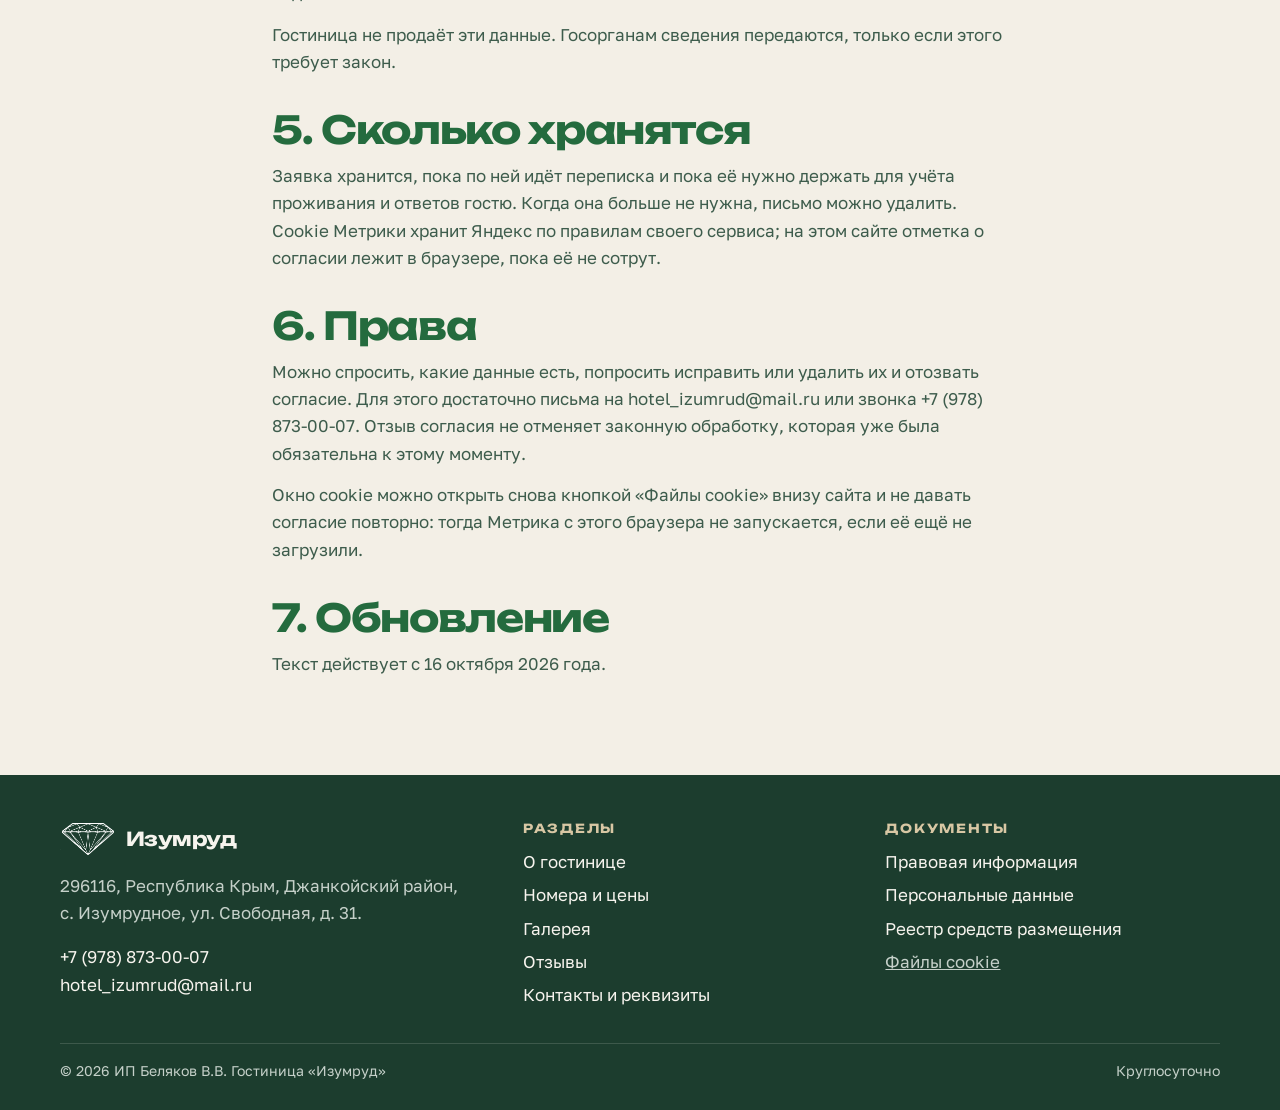
<file: privacy.html>
<!DOCTYPE html>
<html lang="ru">
<head>
  <meta charset="utf-8">
  <meta name="viewport" content="width=device-width, initial-scale=1">
  <title>Политика персональных данных — «Изумруд»</title>
  <meta name="description" content="Политика обработки персональных данных гостиницы «Изумруд», ИП Беляков В.В.: какие данные берёт форма заявки, зачем они нужны и как отозвать согласие.">
  <link rel="canonical" href="https://hotelizumrud.com/privacy.html">
  <meta name="robots" content="index, follow">
  <meta name="theme-color" content="#08140f">
  <meta name="yandex-verification" content="[заполнить]">
  <meta property="og:type" content="website">
  <meta property="og:locale" content="ru_RU">
  <meta property="og:site_name" content="Гостиница «Изумруд»">
  <meta property="og:title" content="Политика персональных данных — «Изумруд»">
  <meta property="og:description" content="Оператор — ИП Беляков Владимир Валериевич. Форма заявки: имя, телефон, почта, комментарий.">
  <meta property="og:url" content="https://hotelizumrud.com/privacy.html">
  <meta property="og:image" content="https://hotelizumrud.com/img/og.jpg">
  <link rel="icon" href="favicon.ico" sizes="any">
  <link rel="icon" href="favicon.svg" type="image/svg+xml">
  <link rel="apple-touch-icon" href="img/apple-touch-icon.png">
  <link rel="manifest" href="site.webmanifest">
  <link rel="stylesheet" href="css/styles.css">
</head>
<body>
  <a class="skip" href="#main">К содержанию</a>
  <header class="site-header">
    <div class="site-header__inner">
      <a class="brand" href="index.html">
        <img src="img/diamond-emerald.png" alt="" width="425" height="248">
        <span>Изумруд</span>
      </a>
      <button class="nav-toggle" type="button" aria-expanded="false" aria-controls="site-nav">Меню</button>
      <nav id="site-nav" class="site-nav" aria-label="Разделы">
        <a href="about.html">О гостинице</a>
        <a href="rooms.html">Номера и цены</a>
        <a href="gallery.html">Галерея</a>
        <a href="reviews.html">Отзывы</a>
        <a href="contacts.html">Контакты</a>
      </nav>
      <a class="header-phone" href="tel:+79788730007">+7 (978) 873-00-07</a>
    </div>
  </header>

  <main id="main">
    <div class="page-intro">
      <div class="wrap">
        <p class="crumbs"><a href="index.html">Главная</a> / Персональные данные</p>
        <h1>Политика обработки персональных данных</h1>
        <p class="lede">Документ для сайта гостиницы «Изумруд». Оператор — ИП Беляков Владимир Валериевич.</p>
      </div>
    </div>

    <section class="section">
      <div class="wrap prose">
        <h2>1. Оператор</h2>
        <p>Индивидуальный предприниматель Беляков Владимир Валериевич, ОГРНИП 314910225100380, ИНН 910500014002.</p>
        <p>Почтовый адрес: 296116, Республика Крым, Джанкойский район, с. Изумрудное, ул. Свободная, д. 31.</p>
        <p>Юридический адрес: 296102, Республика Крым, г. Джанкой, ул. Крупской, д. 149/23.</p>
        <p>Телефон гостиницы: <a href="tel:+79788730007">+7 (978) 873-00-07</a>. Почта: <a href="mailto:hotel_izumrud@mail.ru">hotel_izumrud@mail.ru</a>.</p>

        <h2>2. Какие данные</h2>
        <p>Форма заявки запрашивает имя, телефон, почту и комментарий. Без согласия заявка не отправляется. Вместе с письмом может сохраниться адрес страницы, с которой написали.</p>
        <p>После согласия на cookie подключается Яндекс Метрика (счётчик 47287257). Она видит страницы визита, источник перехода и отмечает звонок по телефону и отправку заявки.</p>

        <h2>3. Зачем</h2>
        <p>Данные формы нужны, чтобы ответить на заявку о проживании и связаться с гостем. Метрика нужна, чтобы видеть, доходят ли люди до звонка и заявки. Других целей сайт не заявляет.</p>
        <p>Основание — согласие, которое ставят в форме и в окне cookie. Согласие можно не давать: страницы открываются и без Метрики, а забронировать номер можно по телефону.</p>

        <h2>4. Куда уходит заявка</h2>
        <p>Письмо уходит на hotel_izumrud@mail.ru. Отдельный подрядчик по рассылкам не подключён.</p>
        <p>Гостиница не продаёт эти данные. Госорганам сведения передаются, только если этого требует закон.</p>

        <h2>5. Сколько хранятся</h2>
        <p>Заявка хранится, пока по ней идёт переписка и пока её нужно держать для учёта проживания и ответов гостю. Когда она больше не нужна, письмо можно удалить. Cookie Метрики хранит Яндекс по правилам своего сервиса; на этом сайте отметка о согласии лежит в браузере, пока её не сотрут.</p>

        <h2>6. Права</h2>
        <p>Можно спросить, какие данные есть, попросить исправить или удалить их и отозвать согласие. Для этого достаточно письма на hotel_izumrud@mail.ru или звонка +7 (978) 873-00-07. Отзыв согласия не отменяет законную обработку, которая уже была обязательна к этому моменту.</p>
        <p>Окно cookie можно открыть снова кнопкой «Файлы cookie» внизу сайта и не давать согласие повторно: тогда Метрика с этого браузера не запускается, если её ещё не загрузили.</p>

        <h2>7. Обновление</h2>
        <p>Текст действует с 16 октября 2026 года.</p>
      </div>
    </section>
  </main>

  <footer class="site-footer">
    <div class="wrap">
      <div class="footer-grid">
        <div>
          <a class="footer-brand" href="index.html"><img src="img/diamond.png" alt="" width="425" height="248" style="width:54px"> Изумруд</a>
          <p>296116, Республика Крым, Джанкойский район, с.&nbsp;Изумрудное, ул.&nbsp;Свободная, д.&nbsp;31.</p>
          <p><a href="tel:+79788730007">+7 (978) 873-00-07</a><br><a href="mailto:hotel_izumrud@mail.ru">hotel_izumrud@mail.ru</a></p>
        </div>
        <div>
          <h2>Разделы</h2>
          <ul>
            <li><a href="about.html">О гостинице</a></li>
            <li><a href="rooms.html">Номера и цены</a></li>
            <li><a href="gallery.html">Галерея</a></li>
            <li><a href="reviews.html">Отзывы</a></li>
            <li><a href="contacts.html">Контакты и реквизиты</a></li>
          </ul>
        </div>
        <div>
          <h2>Документы</h2>
          <ul>
            <li><a href="legal.html">Правовая информация</a></li>
            <li><a href="privacy.html">Персональные данные</a></li>
            <li><a href="https://tourism.fsa.gov.ru/ru/resorts/hotels/e861c656-c606-11ef-92da-2f3b030728f5/about-resort" rel="noopener">Реестр средств размещения</a></li>
            <li><button class="link-quiet" type="button" id="cookie-reopen">Файлы cookie</button></li>
          </ul>
        </div>
      </div>
      <div class="legal"><span>© 2026 ИП Беляков В.В. Гостиница «Изумруд»</span><span>Круглосуточно</span></div>
    </div>
  </footer>
  <a class="callbar" href="tel:+79788730007">Позвонить · +7 (978) 873-00-07</a>
  <div class="cookie" id="cookie" hidden>
    <p>На сайте есть cookie. Яндекс Метрика включается после согласия и считает звонки и отправленные заявки. <a href="privacy.html">Как обрабатываются данные</a></p>
    <button class="btn btn--ink" type="button" id="cookie-accept">Согласен</button>
  </div>
  <script src="js/main.js" defer></script>
</body>
</html>
</file>
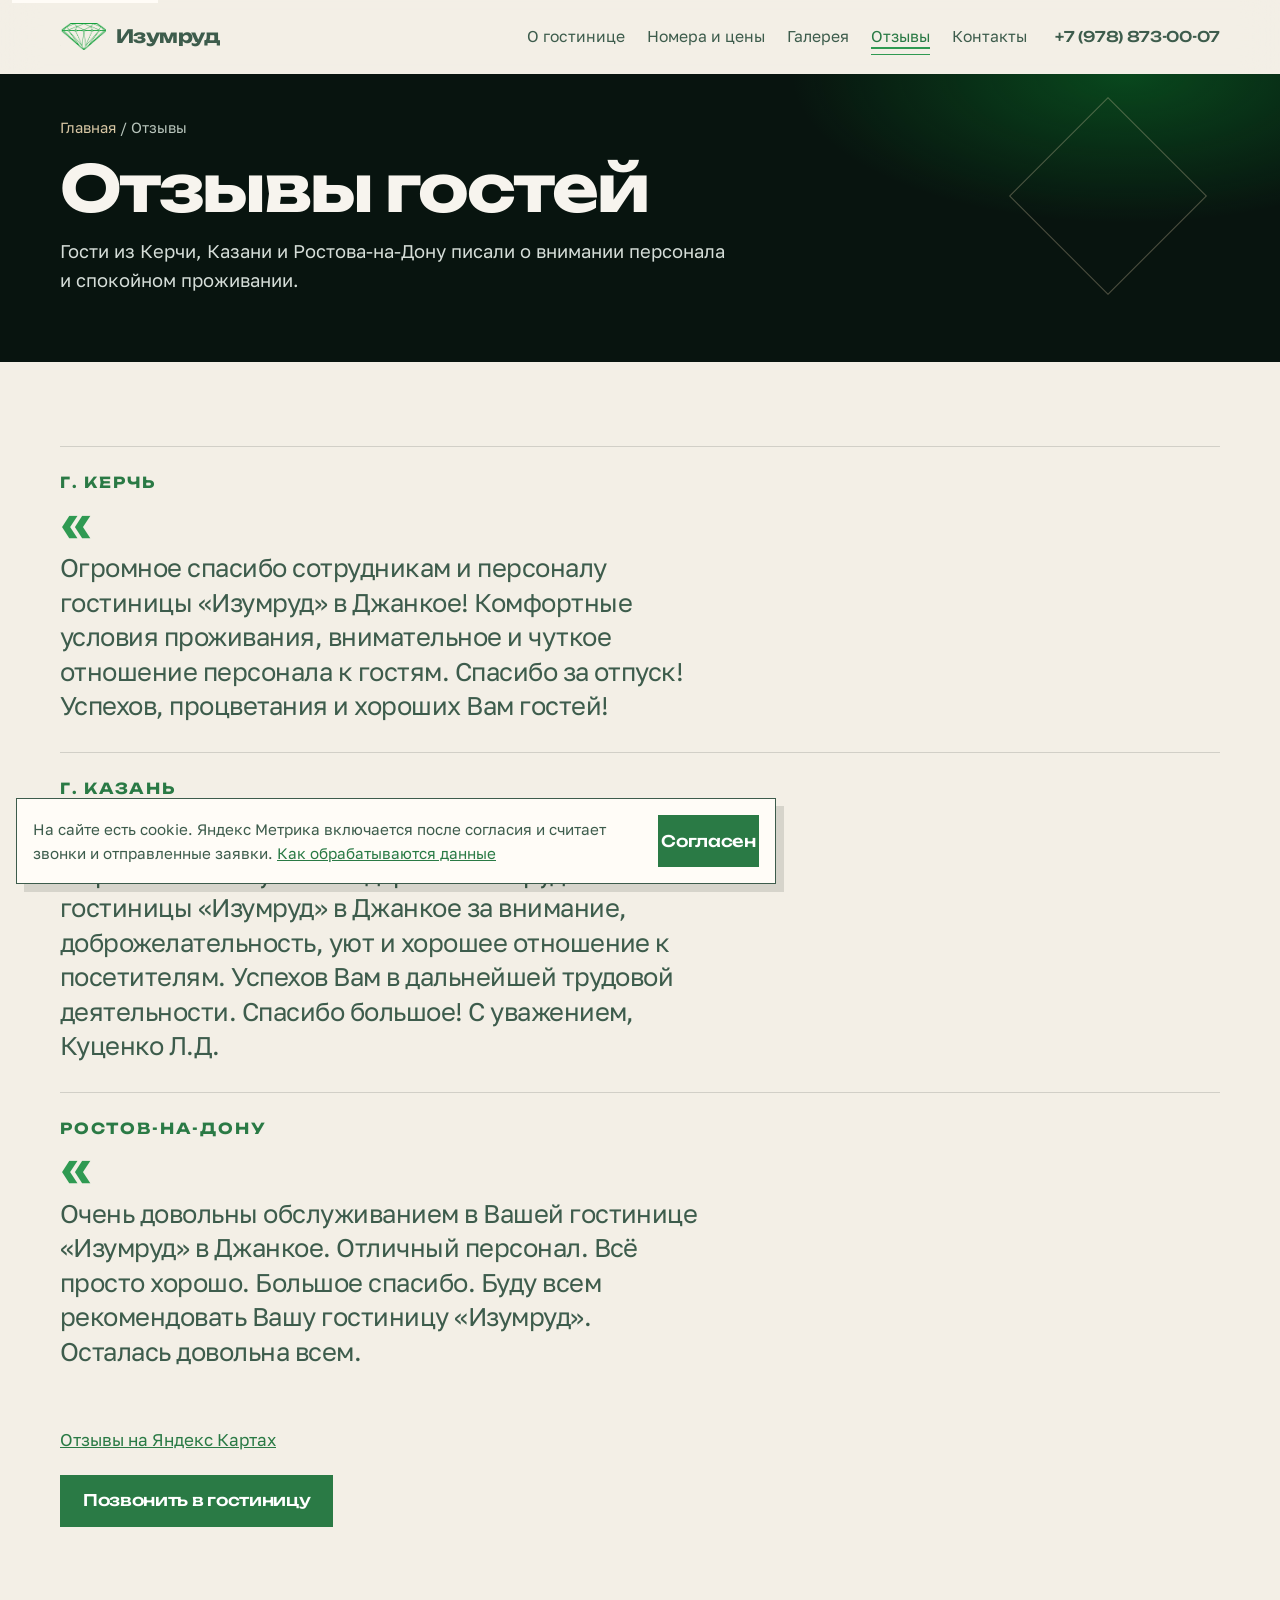
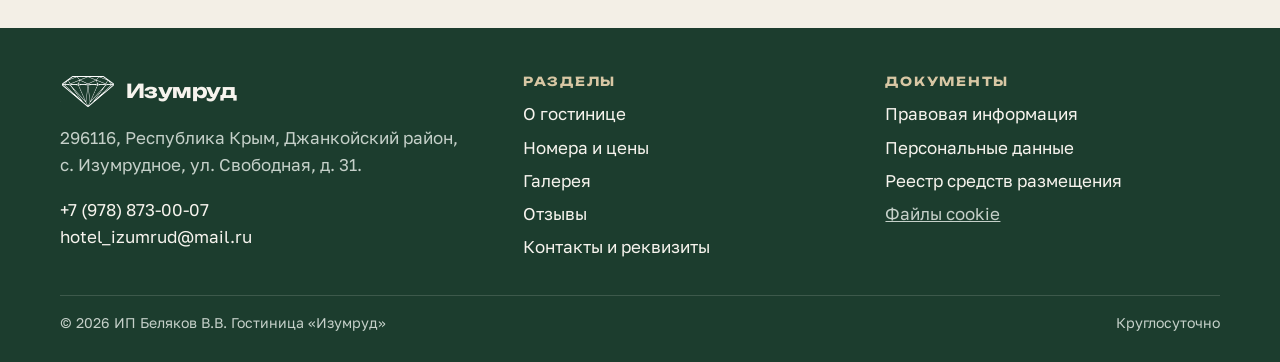
<file: reviews.html>
<!DOCTYPE html>
<html lang="ru">
<head>
  <meta charset="utf-8">
  <meta name="viewport" content="width=device-width, initial-scale=1">
  <title>Отзывы гостей гостиницы «Изумруд», Крым</title>
  <meta name="description" content="Отзывы гостей гостиницы «Изумруд» в селе Изумрудное: Керчь, Казань и Ростов-на-Дону. Писали о внимании персонала и спокойном проживании.">
  <link rel="canonical" href="https://hotelizumrud.com/reviews.html">
  <meta name="robots" content="index, follow">
  <meta name="theme-color" content="#08140f">
  <meta name="yandex-verification" content="[заполнить]">
  <meta property="og:type" content="website">
  <meta property="og:locale" content="ru_RU">
  <meta property="og:site_name" content="Гостиница «Изумруд»">
  <meta property="og:title" content="Отзывы гостей гостиницы «Изумруд», Крым">
  <meta property="og:description" content="Гости из Керчи, Казани и Ростова-на-Дону писали о внимании персонала и спокойном проживании.">
  <meta property="og:url" content="https://hotelizumrud.com/reviews.html">
  <meta property="og:image" content="https://hotelizumrud.com/img/og.jpg">
  <meta name="twitter:card" content="summary_large_image">
  <link rel="icon" href="favicon.ico" sizes="any">
  <link rel="icon" href="favicon.svg" type="image/svg+xml">
  <link rel="apple-touch-icon" href="img/apple-touch-icon.png">
  <link rel="manifest" href="site.webmanifest">
  <link rel="stylesheet" href="css/styles.css">
  <script type="application/ld+json">
  {"@context":"https://schema.org","@type":"Hotel","name":"Гостиница «Изумруд»","url":"https://hotelizumrud.com/reviews.html","telephone":"+79788730007","image":"https://hotelizumrud.com/img/og.jpg","address":{"@type":"PostalAddress","postalCode":"296116","addressCountry":"RU","addressRegion":"Республика Крым","addressLocality":"село Изумрудное","streetAddress":"ул. Свободная, д. 31"}}
  </script>
</head>
<body>
  <a class="skip" href="#main">К содержанию</a>
  <header class="site-header">
    <div class="site-header__inner">
      <a class="brand" href="index.html">
        <img src="img/diamond-emerald.png" alt="" width="425" height="248">
        <span>Изумруд</span>
      </a>
      <button class="nav-toggle" type="button" aria-expanded="false" aria-controls="site-nav">Меню</button>
      <nav id="site-nav" class="site-nav" aria-label="Разделы">
        <a href="about.html">О гостинице</a>
        <a href="rooms.html">Номера и цены</a>
        <a href="gallery.html">Галерея</a>
        <a href="reviews.html" aria-current="page">Отзывы</a>
        <a href="contacts.html">Контакты</a>
      </nav>
      <a class="header-phone" href="tel:+79788730007">+7 (978) 873-00-07</a>
    </div>
  </header>

  <main id="main">
    <div class="page-intro">
      <div class="wrap">
        <p class="crumbs"><a href="index.html">Главная</a> / Отзывы</p>
        <h1>Отзывы гостей</h1>
        <p class="lede">Гости из Керчи, Казани и Ростова-на-Дону писали о внимании персонала и спокойном проживании.</p>
      </div>
    </div>

    <section class="section">
      <div class="wrap">
        <div class="quotes">
          <article>
            <h2>г. Керчь</h2>
            <p style="margin-top:14px">Огромное спасибо сотрудникам и персоналу гостиницы «Изумруд» в Джанкое! Комфортные условия проживания, внимательное и чуткое отношение персонала к гостям. Спасибо за отпуск! Успехов, процветания и хороших Вам гостей!</p>
          </article>
          <article>
            <h2>г. Казань</h2>
            <p style="margin-top:14px">Выражаю большую благодарность сотрудникам гостиницы «Изумруд» в Джанкое за внимание, доброжелательность, уют и хорошее отношение к посетителям. Успехов Вам в дальнейшей трудовой деятельности. Спасибо большое! С уважением, Куценко Л.Д.</p>
          </article>
          <article>
            <h2>Ростов-на-Дону</h2>
            <p style="margin-top:14px">Очень довольны обслуживанием в Вашей гостинице «Изумруд» в Джанкое. Отличный персонал. Всё просто хорошо. Большое спасибо. Буду всем рекомендовать Вашу гостиницу «Изумруд». Осталась довольна всем.</p>
          </article>
        </div>
        <p style="margin-top:28px"><a href="https://yandex.com/maps/-/CXBh54PQ" rel="noopener">Отзывы на Яндекс Картах</a></p>
        <p style="margin-top:22px"><a class="btn btn--ink" href="tel:+79788730007">Позвонить в гостиницу</a></p>
      </div>
    </section>
  </main>

  <footer class="site-footer">
    <div class="wrap">
      <div class="footer-grid">
        <div>
          <a class="footer-brand" href="index.html"><img src="img/diamond.png" alt="" width="425" height="248" style="width:54px"> Изумруд</a>
          <p>296116, Республика Крым, Джанкойский район, с.&nbsp;Изумрудное, ул.&nbsp;Свободная, д.&nbsp;31.</p>
          <p><a href="tel:+79788730007">+7 (978) 873-00-07</a><br><a href="mailto:hotel_izumrud@mail.ru">hotel_izumrud@mail.ru</a></p>
        </div>
        <div>
          <h2>Разделы</h2>
          <ul>
            <li><a href="about.html">О гостинице</a></li>
            <li><a href="rooms.html">Номера и цены</a></li>
            <li><a href="gallery.html">Галерея</a></li>
            <li><a href="reviews.html">Отзывы</a></li>
            <li><a href="contacts.html">Контакты и реквизиты</a></li>
          </ul>
        </div>
        <div>
          <h2>Документы</h2>
          <ul>
            <li><a href="legal.html">Правовая информация</a></li>
            <li><a href="privacy.html">Персональные данные</a></li>
            <li><a href="https://tourism.fsa.gov.ru/ru/resorts/hotels/e861c656-c606-11ef-92da-2f3b030728f5/about-resort" rel="noopener">Реестр средств размещения</a></li>
            <li><button class="link-quiet" type="button" id="cookie-reopen">Файлы cookie</button></li>
          </ul>
        </div>
      </div>
      <div class="legal"><span>© 2026 ИП Беляков В.В. Гостиница «Изумруд»</span><span>Круглосуточно</span></div>
    </div>
  </footer>
  <a class="callbar" href="tel:+79788730007">Позвонить · +7 (978) 873-00-07</a>
  <div class="cookie" id="cookie" hidden>
    <p>На сайте есть cookie. Яндекс Метрика включается после согласия и считает звонки и отправленные заявки. <a href="privacy.html">Как обрабатываются данные</a></p>
    <button class="btn btn--ink" type="button" id="cookie-accept">Согласен</button>
  </div>
  <script src="js/main.js" defer></script>
</body>
</html>
</file>
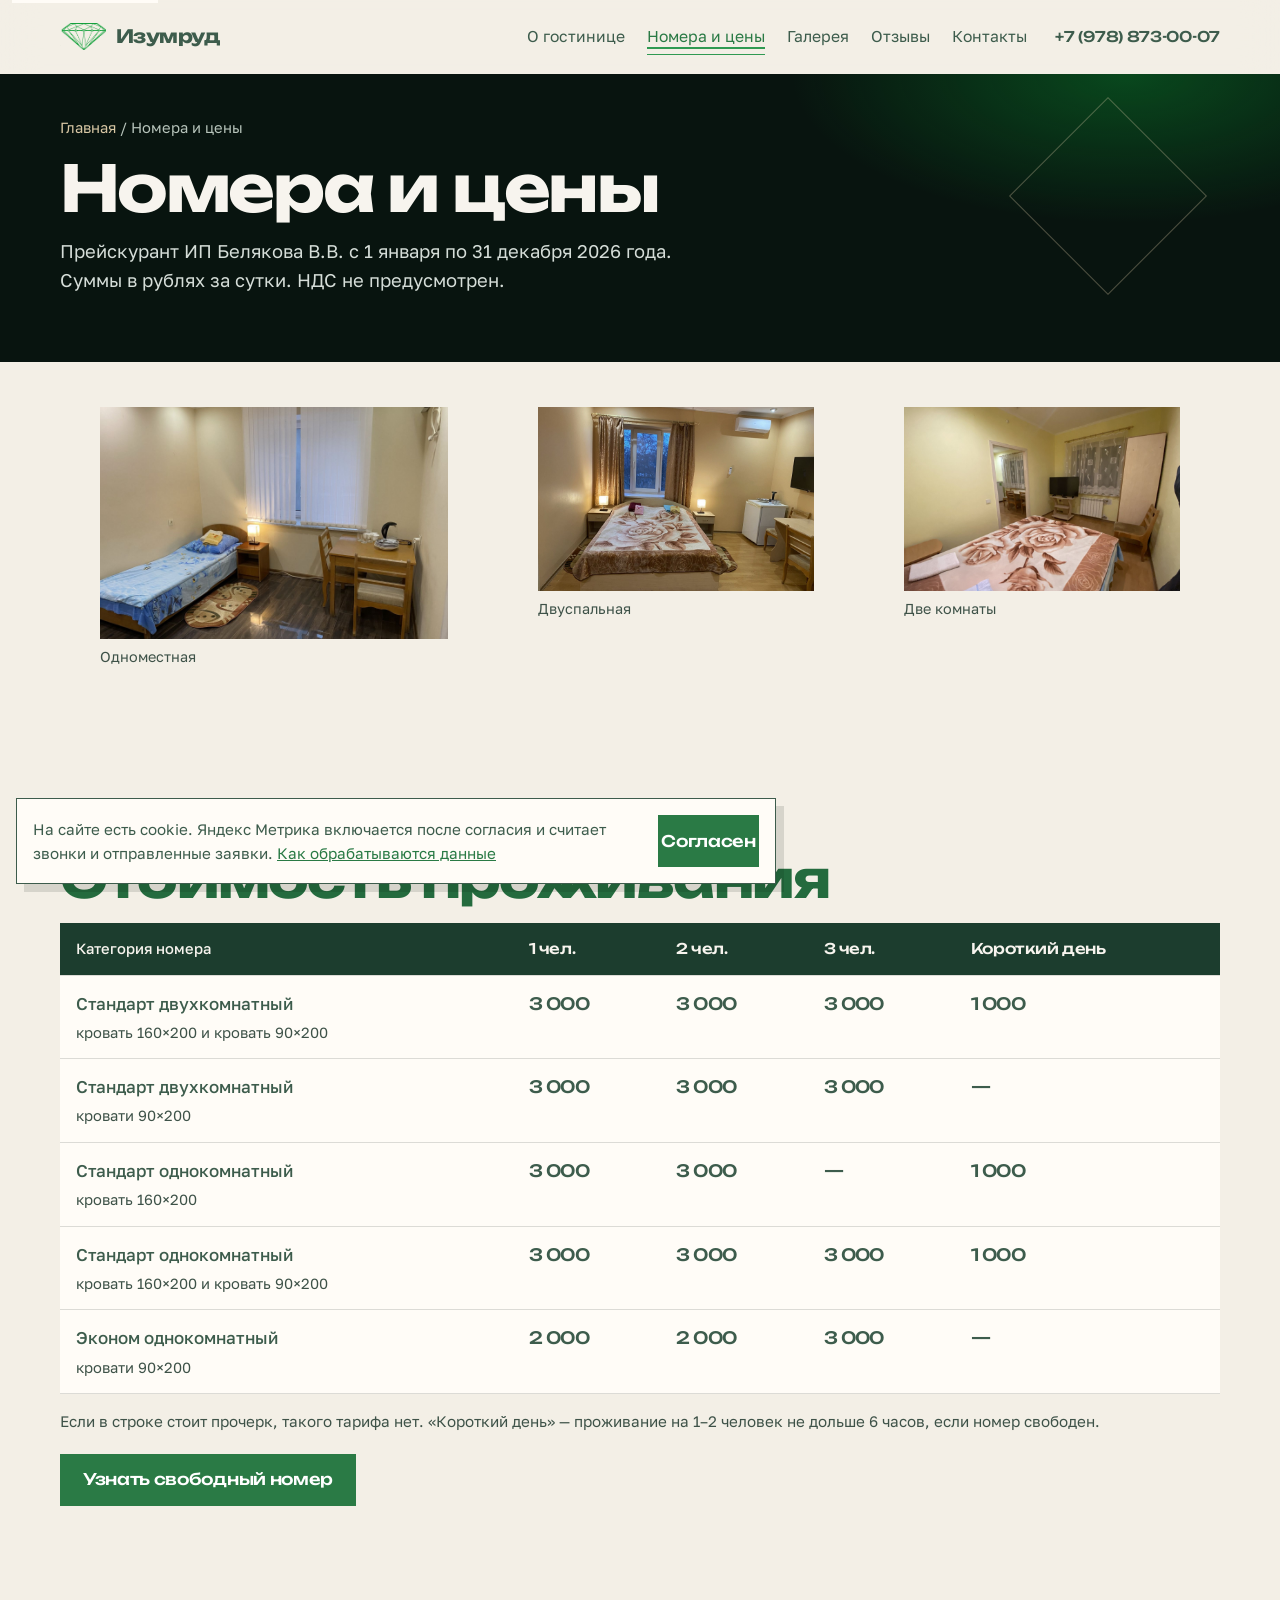
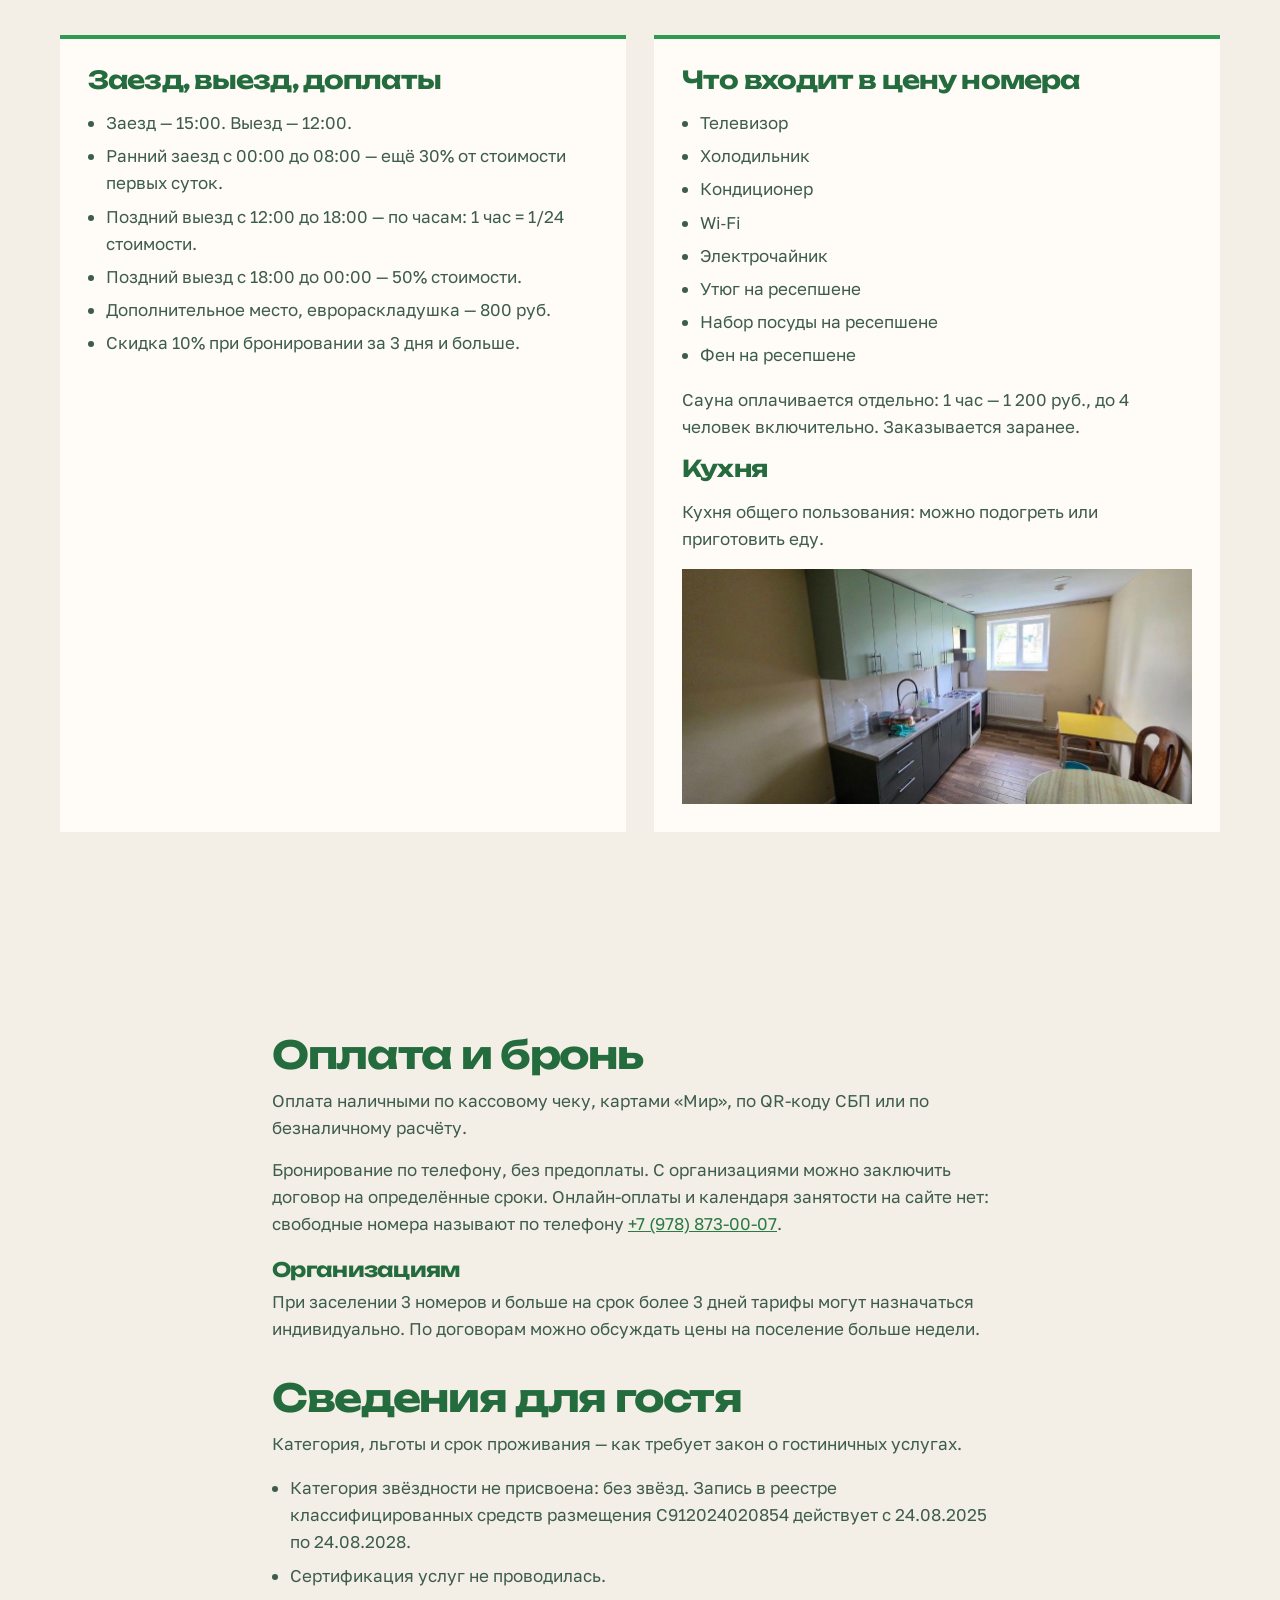
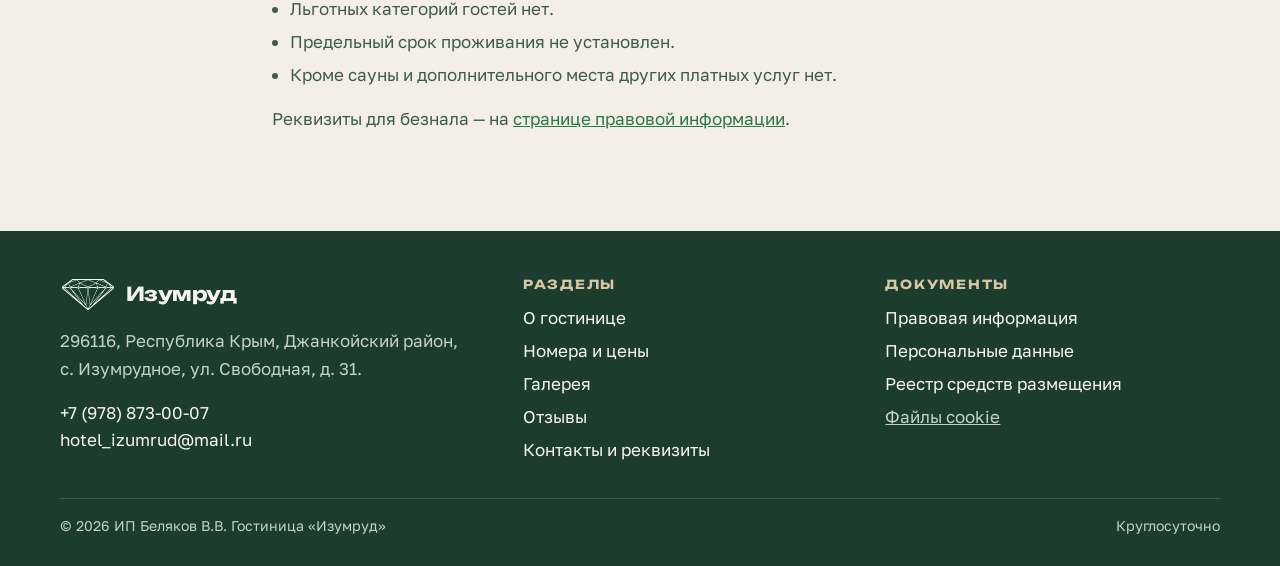
<file: rooms.html>
<!DOCTYPE html>
<html lang="ru">
<head>
  <meta charset="utf-8">
  <meta name="viewport" content="width=device-width, initial-scale=1">
  <title>Номера и цены гостиницы «Изумруд», 2026</title>
  <meta name="description" content="Прейскурант гостиницы «Изумруд» на 2026 год: номера от 2 000 до 3 000 руб. в сутки, тариф «Короткий день», сауна, заезд в 15:00, выезд в 12:00.">
  <link rel="canonical" href="https://hotelizumrud.com/rooms.html">
  <meta name="robots" content="index, follow">
  <meta name="theme-color" content="#08140f">
  <meta name="yandex-verification" content="[заполнить]">
  <meta property="og:type" content="website">
  <meta property="og:locale" content="ru_RU">
  <meta property="og:site_name" content="Гостиница «Изумруд»">
  <meta property="og:title" content="Номера и цены гостиницы «Изумруд», 2026">
  <meta property="og:description" content="Цены с 1 января по 31 декабря 2026 года. НДС не предусмотрен. Заезд в 15:00, выезд в 12:00.">
  <meta property="og:url" content="https://hotelizumrud.com/rooms.html">
  <meta property="og:image" content="https://hotelizumrud.com/img/og.jpg">
  <meta name="twitter:card" content="summary_large_image">
  <link rel="icon" href="favicon.ico" sizes="any">
  <link rel="icon" href="favicon.svg" type="image/svg+xml">
  <link rel="apple-touch-icon" href="img/apple-touch-icon.png">
  <link rel="manifest" href="site.webmanifest">
  <link rel="stylesheet" href="css/styles.css">
  <script type="application/ld+json">
  {"@context":"https://schema.org","@type":"Hotel","name":"Гостиница «Изумруд»","url":"https://hotelizumrud.com/rooms.html","telephone":"+79788730007","email":"hotel_izumrud@mail.ru","priceRange":"2000–3000 RUB","checkinTime":"15:00","checkoutTime":"12:00","image":"https://hotelizumrud.com/img/gallery/08-window.jpg","address":{"@type":"PostalAddress","postalCode":"296116","addressCountry":"RU","addressRegion":"Республика Крым","addressLocality":"село Изумрудное","streetAddress":"ул. Свободная, д. 31"}}
  </script>
</head>
<body>
  <a class="skip" href="#main">К содержанию</a>
  <header class="site-header">
    <div class="site-header__inner">
      <a class="brand" href="index.html">
        <img src="img/diamond-emerald.png" alt="" width="425" height="248">
        <span>Изумруд</span>
      </a>
      <button class="nav-toggle" type="button" aria-expanded="false" aria-controls="site-nav">Меню</button>
      <nav id="site-nav" class="site-nav" aria-label="Разделы">
        <a href="about.html">О гостинице</a>
        <a href="rooms.html" aria-current="page">Номера и цены</a>
        <a href="gallery.html">Галерея</a>
        <a href="reviews.html">Отзывы</a>
        <a href="contacts.html">Контакты</a>
      </nav>
      <a class="header-phone" href="tel:+79788730007">+7 (978) 873-00-07</a>
    </div>
  </header>

  <main id="main">
    <div class="page-intro">
      <div class="wrap">
        <p class="crumbs"><a href="index.html">Главная</a> / Номера и цены</p>
        <h1>Номера и цены</h1>
        <p class="lede">Прейскурант ИП Белякова В.В. с 1 января по 31 декабря 2026 года. Суммы в рублях за сутки. НДС не предусмотрен.</p>
      </div>
    </div>

    <section class="section section--tight">
      <div class="wrap">
        <div class="gallery-row">
          <figure>
            <img src="img/gallery/17-single.jpg" width="1600" height="1200" alt="Одноместная комната со столом у окна" loading="lazy" decoding="async">
            <figcaption>Одноместная</figcaption>
          </figure>
          <figure>
            <img src="img/gallery/08-window.jpg" width="1600" height="1200" alt="Номер с двуспальной кроватью у окна" loading="lazy" decoding="async">
            <figcaption>Двуспальная</figcaption>
          </figure>
          <figure>
            <img src="img/gallery/04-two-room.jpg" width="1600" height="1200" alt="Двухкомнатный номер" loading="lazy" decoding="async">
            <figcaption>Две комнаты</figcaption>
          </figure>
        </div>
      </div>
    </section>

    <section class="section">
      <div class="wrap">
        <h2 style="margin-bottom:18px">Стоимость проживания</h2>
        <table class="price-table">
          <caption class="visually-hidden">Прейскурант проживания на 2026 год</caption>
          <thead>
            <tr>
              <th>Категория номера</th>
              <th>1 чел.</th>
              <th>2 чел.</th>
              <th>3 чел.</th>
              <th>Короткий день</th>
            </tr>
          </thead>
          <tbody>
            <tr>
              <td data-label="Категория">Стандарт двухкомнатный <span class="room-note">кровать 160×200 и кровать 90×200</span></td>
              <td data-label="1 чел.">3 000</td>
              <td data-label="2 чел.">3 000</td>
              <td data-label="3 чел.">3 000</td>
              <td data-label="Короткий день">1 000</td>
            </tr>
            <tr>
              <td data-label="Категория">Стандарт двухкомнатный <span class="room-note">кровати 90×200</span></td>
              <td data-label="1 чел.">3 000</td>
              <td data-label="2 чел.">3 000</td>
              <td data-label="3 чел.">3 000</td>
              <td data-label="Короткий день">—</td>
            </tr>
            <tr>
              <td data-label="Категория">Стандарт однокомнатный <span class="room-note">кровать 160×200</span></td>
              <td data-label="1 чел.">3 000</td>
              <td data-label="2 чел.">3 000</td>
              <td data-label="3 чел.">—</td>
              <td data-label="Короткий день">1 000</td>
            </tr>
            <tr>
              <td data-label="Категория">Стандарт однокомнатный <span class="room-note">кровать 160×200 и кровать 90×200</span></td>
              <td data-label="1 чел.">3 000</td>
              <td data-label="2 чел.">3 000</td>
              <td data-label="3 чел.">3 000</td>
              <td data-label="Короткий день">1 000</td>
            </tr>
            <tr>
              <td data-label="Категория">Эконом однокомнатный <span class="room-note">кровати 90×200</span></td>
              <td data-label="1 чел.">2 000</td>
              <td data-label="2 чел.">2 000</td>
              <td data-label="3 чел.">3 000</td>
              <td data-label="Короткий день">—</td>
            </tr>
          </tbody>
        </table>
        <p class="note">Если в строке стоит прочерк, такого тарифа нет. «Короткий день» — проживание на 1–2 человек не дольше 6 часов, если номер свободен.</p>
        <p style="margin-top:20px"><a class="btn btn--ink" href="tel:+79788730007">Узнать свободный номер</a></p>
      </div>
    </section>

    <section class="section section--tight">
      <div class="wrap split">
        <article class="panel">
          <h2>Заезд, выезд, доплаты</h2>
          <ul>
            <li>Заезд — 15:00. Выезд — 12:00.</li>
            <li>Ранний заезд с 00:00 до 08:00 — ещё 30% от стоимости первых суток.</li>
            <li>Поздний выезд с 12:00 до 18:00 — по часам: 1 час = 1/24 стоимости.</li>
            <li>Поздний выезд с 18:00 до 00:00 — 50% стоимости.</li>
            <li>Дополнительное место, еврораскладушка — 800 руб.</li>
            <li>Скидка 10% при бронировании за 3 дня и больше.</li>
          </ul>
        </article>
        <article class="panel">
          <h2>Что входит в цену номера</h2>
          <ul>
            <li>Телевизор</li>
            <li>Холодильник</li>
            <li>Кондиционер</li>
            <li>Wi‑Fi</li>
            <li>Электрочайник</li>
            <li>Утюг на ресепшене</li>
            <li>Набор посуды на ресепшене</li>
            <li>Фен на ресепшене</li>
          </ul>
          <p>Сауна оплачивается отдельно: 1 час — 1&nbsp;200 руб., до 4 человек включительно. Заказывается заранее.</p>
          <h3>Кухня</h3>
          <p>Кухня общего пользования: можно подогреть или приготовить еду.</p>
          <img src="img/gallery/18-kitchen.jpg" width="1024" height="472" alt="Кухня общего пользования" loading="lazy" decoding="async" style="margin-top:14px">
        </article>
      </div>
    </section>

    <section class="section">
      <div class="wrap prose">
        <h2>Оплата и бронь</h2>
        <p>Оплата наличными по кассовому чеку, картами «Мир», по QR-коду СБП или по безналичному расчёту.</p>
        <p>Бронирование по телефону, без предоплаты. С организациями можно заключить договор на определённые сроки. Онлайн-оплаты и календаря занятости на сайте нет: свободные номера называют по телефону <a href="tel:+79788730007">+7 (978) 873-00-07</a>.</p>
        <h3>Организациям</h3>
        <p>При заселении 3 номеров и больше на срок более 3 дней тарифы могут назначаться индивидуально. По договорам можно обсуждать цены на поселение больше недели.</p>

        <h2>Сведения для гостя</h2>
        <p>Категория, льготы и срок проживания — как требует закон о гостиничных услугах.</p>
        <ul>
          <li>Категория звёздности не присвоена: без звёзд. Запись в реестре классифицированных средств размещения С912024020854 действует с 24.08.2025 по 24.08.2028.</li>
          <li>Сертификация услуг не проводилась.</li>
          <li>Льготных категорий гостей нет.</li>
          <li>Предельный срок проживания не установлен.</li>
          <li>Кроме сауны и дополнительного места других платных услуг нет.</li>
        </ul>
        <p>Реквизиты для безнала — на <a href="legal.html">странице правовой информации</a>.</p>
      </div>
    </section>
  </main>

  <footer class="site-footer">
    <div class="wrap">
      <div class="footer-grid">
        <div>
          <a class="footer-brand" href="index.html"><img src="img/diamond.png" alt="" width="425" height="248" style="width:54px"> Изумруд</a>
          <p>296116, Республика Крым, Джанкойский район, с.&nbsp;Изумрудное, ул.&nbsp;Свободная, д.&nbsp;31.</p>
          <p><a href="tel:+79788730007">+7 (978) 873-00-07</a><br><a href="mailto:hotel_izumrud@mail.ru">hotel_izumrud@mail.ru</a></p>
        </div>
        <div>
          <h2>Разделы</h2>
          <ul>
            <li><a href="about.html">О гостинице</a></li>
            <li><a href="rooms.html">Номера и цены</a></li>
            <li><a href="gallery.html">Галерея</a></li>
            <li><a href="reviews.html">Отзывы</a></li>
            <li><a href="contacts.html">Контакты и реквизиты</a></li>
          </ul>
        </div>
        <div>
          <h2>Документы</h2>
          <ul>
            <li><a href="legal.html">Правовая информация</a></li>
            <li><a href="privacy.html">Персональные данные</a></li>
            <li><a href="https://tourism.fsa.gov.ru/ru/resorts/hotels/e861c656-c606-11ef-92da-2f3b030728f5/about-resort" rel="noopener">Реестр средств размещения</a></li>
            <li><button class="link-quiet" type="button" id="cookie-reopen">Файлы cookie</button></li>
          </ul>
        </div>
      </div>
      <div class="legal"><span>© 2026 ИП Беляков В.В. Гостиница «Изумруд»</span><span>Круглосуточно</span></div>
    </div>
  </footer>
  <a class="callbar" href="tel:+79788730007">Позвонить · +7 (978) 873-00-07</a>
  <div class="cookie" id="cookie" hidden>
    <p>На сайте есть cookie. Яндекс Метрика включается после согласия и считает звонки и отправленные заявки. <a href="privacy.html">Как обрабатываются данные</a></p>
    <button class="btn btn--ink" type="button" id="cookie-accept">Согласен</button>
  </div>
  <script src="js/main.js" defer></script>
</body>
</html>
</file>
<file: css/styles.css>
@font-face {
  font-family: "Unbounded";
  font-style: normal;
  font-weight: 500;
  font-display: swap;
  src: url("../fonts/unbounded-cyrillic-500.woff2") format("woff2");
  unicode-range: U+0301, U+0400-045F, U+0490-0491, U+04B0-04B1, U+2116;
}
@font-face {
  font-family: "Unbounded";
  font-style: normal;
  font-weight: 500;
  font-display: swap;
  src: url("../fonts/unbounded-latin-500.woff2") format("woff2");
  unicode-range: U+0000-00FF, U+0131, U+0152-0153, U+02BB-02BC, U+02C6, U+02DA, U+02DC, U+0304, U+0308, U+0329, U+2000-206F, U+20AC, U+2122, U+2191, U+2193, U+2212, U+2215, U+FEFF, U+FFFD;
}
@font-face {
  font-family: "Unbounded";
  font-style: normal;
  font-weight: 700;
  font-display: swap;
  src: url("../fonts/unbounded-cyrillic-700.woff2") format("woff2");
  unicode-range: U+0301, U+0400-045F, U+0490-0491, U+04B0-04B1, U+2116;
}
@font-face {
  font-family: "Unbounded";
  font-style: normal;
  font-weight: 700;
  font-display: swap;
  src: url("../fonts/unbounded-latin-700.woff2") format("woff2");
  unicode-range: U+0000-00FF, U+0131, U+0152-0153, U+02BB-02BC, U+02C6, U+02DA, U+02DC, U+0304, U+0308, U+0329, U+2000-206F, U+20AC, U+2122, U+2191, U+2193, U+2212, U+2215, U+FEFF, U+FFFD;
}
@font-face {
  font-family: "Golos Text";
  font-style: normal;
  font-weight: 400;
  font-display: swap;
  src: url("../fonts/golos-cyrillic-400.woff2") format("woff2");
  unicode-range: U+0301, U+0400-045F, U+0490-0491, U+04B0-04B1, U+2116;
}
@font-face {
  font-family: "Golos Text";
  font-style: normal;
  font-weight: 400;
  font-display: swap;
  src: url("../fonts/golos-latin-400.woff2") format("woff2");
  unicode-range: U+0000-00FF, U+0131, U+0152-0153, U+02BB-02BC, U+02C6, U+02DA, U+02DC, U+0304, U+0308, U+0329, U+2000-206F, U+20AC, U+2122, U+2191, U+2193, U+2212, U+2215, U+FEFF, U+FFFD;
}
@font-face {
  font-family: "Golos Text";
  font-style: normal;
  font-weight: 500;
  font-display: swap;
  src: url("../fonts/golos-cyrillic-500.woff2") format("woff2");
  unicode-range: U+0301, U+0400-045F, U+0490-0491, U+04B0-04B1, U+2116;
}
@font-face {
  font-family: "Golos Text";
  font-style: normal;
  font-weight: 500;
  font-display: swap;
  src: url("../fonts/golos-latin-500.woff2") format("woff2");
  unicode-range: U+0000-00FF, U+0131, U+0152-0153, U+02BB-02BC, U+02C6, U+02DA, U+02DC, U+0304, U+0308, U+0329, U+2000-206F, U+20AC, U+2122, U+2191, U+2193, U+2212, U+2215, U+FEFF, U+FFFD;
}
@font-face {
  font-family: "Golos Text";
  font-style: normal;
  font-weight: 600;
  font-display: swap;
  src: url("../fonts/golos-cyrillic-600.woff2") format("woff2");
  unicode-range: U+0301, U+0400-045F, U+0490-0491, U+04B0-04B1, U+2116;
}
@font-face {
  font-family: "Golos Text";
  font-style: normal;
  font-weight: 600;
  font-display: swap;
  src: url("../fonts/golos-latin-600.woff2") format("woff2");
  unicode-range: U+0000-00FF, U+0131, U+0152-0153, U+02BB-02BC, U+02C6, U+02DA, U+02DC, U+0304, U+0308, U+0329, U+2000-206F, U+20AC, U+2122, U+2191, U+2193, U+2212, U+2215, U+FEFF, U+FFFD;
}

:root {
  --green: #2f9a52;
  --green-ink: #2a7a45;
  --heading: #246b3e;
  --ink: #3d5c4c;
  --deep: #1c3d2e;
  --ink-2: #2f5644;
  --paper: #f3efe6;
  --paper-2: #e6e0d2;
  --cream: #f7f4ee;
  --white: #fffcf7;
  --line: rgba(8, 20, 15, 0.14);
  --muted: #3e5248;
  --danger: #8c2424;
  --sand: #d8c7a4;
  --header: 74px;
  --max: 1160px;
  --display: "Unbounded", "Arial Narrow", sans-serif;
  --text: "Golos Text", "Segoe UI", sans-serif;
}

*,
*::before,
*::after { box-sizing: border-box; }

html { scroll-behavior: smooth; }

body {
  margin: 0;
  background: var(--paper);
  color: var(--ink);
  font-family: var(--text);
  font-size: 1.0625rem;
  line-height: 1.6;
  text-rendering: optimizeLegibility;
}

body.nav-open { overflow: hidden; }

img { max-width: 100%; height: auto; display: block; }

a { color: var(--green-ink); }

a:hover { color: var(--ink); }

:focus-visible {
  outline: 3px solid var(--green);
  outline-offset: 3px;
}

::selection { background: #b7ebc4; color: var(--ink); }

.skip {
  position: absolute;
  left: 12px;
  top: -40px;
  background: var(--white);
  color: var(--ink);
  padding: 8px 12px;
  z-index: 100;
}

.skip:focus { top: 12px; }

.visually-hidden {
  position: absolute;
  width: 1px;
  height: 1px;
  padding: 0;
  margin: -1px;
  overflow: hidden;
  clip: rect(0, 0, 0, 0);
  white-space: nowrap;
  border: 0;
}

.wrap {
  width: min(var(--max), calc(100% - 40px));
  margin-inline: auto;
}

.site-header {
  position: sticky;
  top: 0;
  z-index: 30;
  height: var(--header);
  background: #f3efe6;
  border-bottom: 1px solid transparent;
  backdrop-filter: blur(10px);
}

.site-header.is-stuck { border-bottom-color: var(--line); }

.site-header__inner {
  height: 100%;
  width: min(var(--max), calc(100% - 40px));
  margin-inline: auto;
  display: flex;
  align-items: center;
  gap: 28px;
}

.brand {
  display: flex;
  align-items: center;
  gap: 10px;
  color: var(--ink);
  text-decoration: none;
  font-family: var(--display);
  font-weight: 700;
  letter-spacing: -0.03em;
  font-size: 1.15rem;
}

.brand img { width: 46px; height: auto; }

.site-nav {
  display: flex;
  gap: 22px;
  margin-left: auto;
}

.site-nav a {
  color: var(--ink);
  text-decoration: none;
  font-size: 0.98rem;
}

.site-nav a[aria-current="page"] {
  color: var(--green-ink);
  box-shadow: inset 0 -2px 0 var(--green);
}

.header-phone {
  color: var(--ink);
  text-decoration: none;
  font-family: var(--display);
  font-weight: 500;
  font-size: 0.92rem;
  letter-spacing: -0.02em;
  white-space: nowrap;
}

.nav-toggle {
  display: none;
  margin-left: auto;
  background: transparent;
  border: 1px solid var(--ink);
  color: var(--ink);
  font-family: var(--text);
  font-size: 0.95rem;
  min-height: 42px;
  padding: 0 14px;
  cursor: pointer;
}

.hero {
  position: relative;
  isolation: isolate;
  overflow: hidden;
  min-height: calc(100vh - var(--header));
  display: flex;
  align-items: flex-end;
  background: #07110d;
  color: var(--cream);
  padding: 72px 0 36px;
}

.hero__photo {
  position: absolute;
  inset: 0;
  z-index: 0;
  width: 100%;
  height: 100%;
  object-fit: cover;
  object-position: center 62%;
  animation: drift 22s ease-out both;
}

.hero__veil {
  position: absolute;
  inset: 0;
  z-index: 1;
  background:
    linear-gradient(90deg, rgba(3, 10, 8, 0.9) 0%, rgba(3, 10, 8, 0.62) 38%, rgba(3, 10, 8, 0.18) 68%),
    linear-gradient(transparent 55%, rgba(3, 10, 8, 0.72));
}

.hero__copy {
  position: relative;
  z-index: 2;
  width: min(720px, calc(100% - 40px));
  margin-inline: auto;
  padding-bottom: 8px;
}

.hero .eyebrow,
.hero h1,
.hero .lede,
.hero__actions,
.hero .facts {
  animation: rise 0.9s cubic-bezier(0.2, 0.7, 0.2, 1) both;
}

.hero h1 { animation-delay: 0.12s; }
.hero .lede { animation-delay: 0.22s; }
.hero__actions { animation-delay: 0.32s; }
.hero .facts { animation-delay: 0.42s; }

.eyebrow {
  display: flex;
  align-items: center;
  gap: 14px;
  margin: 0 0 18px;
  text-transform: uppercase;
  letter-spacing: 0.14em;
  font-size: 0.75rem;
  color: var(--sand);
}

.eyebrow::before {
  content: "";
  width: 42px;
  height: 1px;
  background: var(--cream);
}

h1, h2, h3 {
  font-family: var(--display);
  font-weight: 700;
  letter-spacing: -0.035em;
  line-height: 1.02;
  margin: 0;
  color: var(--heading);
}

h1 { font-size: clamp(2.7rem, 6vw, 5.4rem); }

.hero h1 { max-width: 8em; color: var(--cream); }

.lede {
  font-size: 1.15rem;
  max-width: 42rem;
  color: var(--cream);
}

.hero .lede { color: #d9e2db; margin: 22px 0 0; }

.hero__actions {
  display: flex;
  flex-wrap: wrap;
  gap: 12px;
  margin-top: 28px;
}

.btn {
  position: relative;
  overflow: hidden;
  display: inline-flex;
  align-items: center;
  justify-content: center;
  min-height: 52px;
  padding: 0 22px;
  text-decoration: none;
  font-family: var(--display);
  font-weight: 500;
  letter-spacing: -0.02em;
  border: 1.5px solid transparent;
  cursor: pointer;
  font-size: 1rem;
  transition: transform 0.35s ease, background 0.35s ease, color 0.35s ease, border-color 0.35s ease;
}

.btn:hover { transform: translateY(-2px); }

.btn--light {
  background: var(--cream);
  color: var(--ink);
}

.btn--light:hover { background: white; color: var(--ink); }

.btn--line {
  background: rgba(7, 17, 13, 0.35);
  color: var(--cream);
  border-color: rgba(247, 244, 238, 0.7);
}

.btn--line:hover { border-color: var(--cream); color: white; }

.btn--ink {
  background: var(--green-ink);
  color: white;
}

.btn--ink:hover { background: var(--ink); color: white; }

.btn--ghost {
  background: transparent;
  color: var(--ink);
  border-color: var(--ink);
}

.btn--ghost:hover { background: var(--ink); color: var(--cream); }

.facts {
  display: grid;
  grid-template-columns: repeat(4, 1fr);
  gap: 18px;
  margin: 36px 0 0;
  padding: 0;
}

.facts div {
  border-top: 1px solid rgba(247, 244, 238, 0.28);
  padding-top: 12px;
}

.facts dt {
  margin: 0;
  font-family: var(--display);
  font-size: 1.15rem;
  letter-spacing: -0.03em;
  color: var(--cream);
}

.facts dd {
  margin: 4px 0 0;
  color: #b7c4bb;
  font-size: 0.92rem;
}

.section { padding: 84px 0; }

.section--tight { padding-top: 28px; }

.section h2 { font-size: clamp(2rem, 4vw, 3.3rem); max-width: 18ch; }

.section__head h2 { max-width: 14ch; }

.panel h2,
.quotes h2,
.prose h2 { max-width: none; }

.panel h2 { font-size: 1.55rem; margin-bottom: 12px; }

.quotes h2 {
  font-size: 0.95rem;
  letter-spacing: 0.12em;
  text-transform: uppercase;
  color: var(--green-ink);
  margin-bottom: 8px;
}

.section__head {
  display: grid;
  grid-template-columns: 1fr 1fr;
  gap: 32px;
  align-items: end;
  margin-bottom: 36px;
}

.section__head p { margin: 0; color: var(--muted); }

.kicker {
  font-family: var(--display);
  font-size: 0.78rem;
  letter-spacing: 0.16em;
  text-transform: uppercase;
  color: var(--green-ink);
  margin: 0 0 12px;
}

.place {
  display: grid;
  grid-template-columns: 1.15fr 0.85fr;
  gap: 22px;
  align-items: stretch;
}

.place__photo {
  margin: 0;
  overflow: hidden;
  min-height: 100%;
}

.place__photo img {
  width: 100%;
  height: 100%;
  object-fit: cover;
  min-height: 420px;
}

.board {
  border-top: 1px solid var(--ink);
}

.board article {
  display: grid;
  grid-template-columns: 84px 1.1fr 1.4fr;
  gap: 18px;
  align-items: baseline;
  padding: 22px 0;
  border-bottom: 1px solid var(--line);
}

.board .num {
  font-family: var(--display);
  font-weight: 500;
  color: var(--green-ink);
  font-size: 1.05rem;
}

.board h3 { font-size: 1.55rem; }

.board p { margin: 0; color: var(--muted); }

.mosaic {
  display: grid;
  grid-template-columns: 1.35fr 1fr 1fr;
  grid-template-rows: 250px 210px;
  gap: 10px;
}

.mosaic figure { margin: 0; position: relative; overflow: hidden; background: var(--paper-2); }

.mosaic__main { grid-row: span 2; }

.mosaic img {
  width: 100%;
  height: 100%;
  object-fit: cover;
}

.mosaic figcaption {
  position: absolute;
  left: 0;
  right: 0;
  bottom: 0;
  padding: 28px 12px 10px;
  color: white;
  font-size: 0.86rem;
  background: linear-gradient(transparent, rgba(8, 20, 15, 0.78));
}

.price-table {
  width: 100%;
  border-collapse: collapse;
  background: var(--white);
}

.price-table th,
.price-table td {
  text-align: left;
  padding: 14px 16px;
  border-bottom: 1px solid var(--line);
  vertical-align: top;
}

.price-table th {
  background: var(--deep);
  color: var(--cream);
  font-weight: 500;
  font-size: 0.92rem;
}

.price-table td:not(:first-child),
.price-table th:not(:first-child) {
  font-family: var(--display);
  font-weight: 500;
  letter-spacing: -0.03em;
  white-space: nowrap;
}

.price-table td:first-child { font-weight: 500; white-space: normal; }

.price-table .room-note {
  display: block;
  font-weight: 400;
  color: var(--muted);
  font-family: var(--text);
  font-size: 0.92rem;
  margin-top: 4px;
}

.note { color: var(--muted); font-size: 0.95rem; }

.split {
  display: grid;
  grid-template-columns: 1fr 1fr;
  gap: 28px;
}

.panel {
  background: var(--white);
  padding: 28px;
  border-top: 4px solid var(--green);
}

.panel h3 { font-size: 1.45rem; margin-bottom: 12px; }

.panel ul, .prose ul { padding-left: 1.1rem; }

.panel li + li, .prose li + li { margin-top: 6px; }

.band {
  background: var(--deep);
  color: var(--cream);
}

.band h2 { color: var(--cream); }

.band p { color: #d5ddd8; }

.band a { color: var(--sand); }

.quotes { display: grid; gap: 0; }

.quotes article {
  padding: 28px 0;
  border-top: 1px solid var(--line);
}

.quotes p {
  margin: 0;
  font-size: clamp(1.25rem, 2vw, 1.6rem);
  line-height: 1.35;
  letter-spacing: -0.02em;
  max-width: 40rem;
}

.quotes footer {
  margin-top: 14px;
  color: var(--green-ink);
  font-family: var(--display);
  font-size: 0.95rem;
}

.page-intro {
  background: var(--deep);
  color: var(--cream);
  padding: 42px 0 48px;
}

.page-intro h1 { font-size: clamp(2.4rem, 5vw, 4.4rem); max-width: 14ch; color: var(--cream); }

.crumbs { margin: 0 0 16px; font-size: 0.92rem; color: #b7c4bb; }

.crumbs a { color: var(--sand); text-decoration: none; }

.page-intro .lede { color: #d5ddd8; margin-top: 16px; }

.prose { max-width: 46rem; }

.prose h2 { font-size: clamp(1.7rem, 3vw, 2.4rem); margin: 2.2rem 0 0.8rem; max-width: none; }

.prose h3 { font-size: 1.25rem; margin: 1.4rem 0 0.5rem; }

.prose p { margin: 0 0 0.9rem; }

.steps { display: grid; grid-template-columns: repeat(4, 1fr); gap: 18px; counter-reset: step; }

.steps article {
  border-top: 1px solid var(--ink);
  padding-top: 14px;
}

.steps strong {
  display: block;
  font-family: var(--display);
  font-weight: 500;
  margin-bottom: 8px;
}

.specs { display: grid; grid-template-columns: 220px 1fr; gap: 8px 18px; margin: 0; }

.specs dt { color: var(--muted); }

.specs dd { margin: 0; }

.requisites {
  background: var(--white);
  padding: 8px 28px 28px;
}

.mono { font-variant-numeric: tabular-nums; letter-spacing: 0.01em; }

.map {
  border: 0;
  width: 100%;
  height: 420px;
  background: var(--paper-2);
}

.gallery-block { margin-bottom: 56px; }

.gallery-block:last-child { margin-bottom: 0; }

.gallery-block__head {
  display: flex;
  justify-content: space-between;
  align-items: flex-end;
  gap: 28px;
  margin-bottom: 20px;
  padding-bottom: 14px;
  border-bottom: 1px solid var(--line);
}

.gallery-block__head h2 {
  margin: 0;
  font-size: clamp(1.4rem, 2.4vw, 1.85rem);
}

.gallery-block__head p {
  margin: 0;
  max-width: 38ch;
  color: var(--muted);
}

.gallery {
  display: grid;
  grid-template-columns: repeat(3, 1fr);
  gap: 18px 14px;
}

.gallery--wide {
  grid-template-columns: 1fr;
  max-width: 860px;
}

.gallery--two { grid-template-columns: 1fr 1fr; }

.gallery__item {
  display: block;
  margin: 0;
  padding: 0;
  border: 0;
  background: transparent;
  color: inherit;
  text-align: left;
  cursor: pointer;
  font: inherit;
  overflow: hidden;
}

.gallery__item img {
  width: 100%;
  aspect-ratio: 4 / 3;
  object-fit: cover;
  background: var(--paper-2);
  transition: transform 0.7s ease;
}

.gallery--panorama .gallery__item img { aspect-ratio: 21 / 10; }

.gallery__item:hover img { transform: scale(1.04); }

.gallery__item span {
  display: block;
  padding: 12px 2px 0;
  font-family: var(--display);
  font-size: 1rem;
  font-weight: 500;
  letter-spacing: -0.03em;
  color: var(--ink);
}

.gallery__item small {
  display: block;
  padding: 3px 2px 0;
  color: var(--muted);
  font-size: 0.86rem;
}

.lightbox {
  width: min(1100px, 94vw);
  max-height: 92vh;
  margin: auto;
  padding: 0;
  border: 0;
  background: transparent;
}

.lightbox::backdrop { background: rgba(6, 14, 11, 0.88); }

.lightbox__frame { position: relative; }

.lightbox img {
  width: 100%;
  max-height: 80vh;
  object-fit: contain;
  background: #07110d;
}

.lightbox__cap {
  margin: 10px 0 0;
  color: #e8efe9;
  font-family: var(--display);
  font-size: 1rem;
}

.lightbox__bar {
  display: flex;
  justify-content: space-between;
  gap: 12px;
  margin-top: 10px;
}

.lightbox__nav {
  min-width: 48px;
  border: 0;
  background: rgba(255, 252, 247, 0.12);
  color: #fffcf7;
  font: inherit;
  cursor: pointer;
  padding: 8px 14px;
}

.lightbox__nav:hover { background: rgba(255, 252, 247, 0.22); }

.form {
  display: grid;
  gap: 14px;
  max-width: 640px;
}

.form label { display: grid; gap: 6px; font-weight: 500; }

.form input,
.form textarea {
  font: inherit;
  color: var(--ink);
  background: var(--white);
  border: 1px solid #c9c1b2;
  padding: 12px 14px;
  width: 100%;
}

.form textarea { min-height: 120px; resize: vertical; }

.check {
  display: flex !important;
  gap: 10px;
  align-items: flex-start;
  font-weight: 400 !important;
}

.check input { width: auto; margin-top: 4px; }

.form .error, .form-status {
  margin: 0;
  color: var(--danger);
}

.form-status.is-ok { color: var(--green-ink); }

.hp {
  position: absolute;
  left: -9999px;
  height: 0;
  overflow: hidden;
}

.todo-note {
  border: 1px dashed var(--green-ink);
  background: #e7f6ea;
  padding: 12px 14px;
  color: var(--ink);
}

.gallery-row {
  display: grid;
  grid-template-columns: 1.2fr 1fr 1fr;
  gap: 10px;
}

.kitchen-photo { margin: 0; }

.kitchen-photo img {
  width: 100%;
  aspect-ratio: 21 / 10;
  object-fit: cover;
  object-position: center;
}

.gallery-row img { width: 100%; aspect-ratio: 3/2; object-fit: cover; }

.gallery-row figcaption { font-size: 0.9rem; color: var(--muted); margin-top: 6px; }

.site-footer {
  background: var(--deep);
  color: #c5d0c9;
  padding: 48px 0 28px;
}

.site-footer a { color: var(--cream); text-decoration: none; }

.site-footer a:hover { text-decoration: underline; }

.footer-grid {
  display: grid;
  grid-template-columns: 1.3fr 1fr 1fr;
  gap: 28px;
}

.site-footer .brand { color: var(--cream); margin-bottom: 12px; }

.site-footer .brand img { filter: none; }

.footer-brand {
  display: flex;
  align-items: center;
  gap: 12px;
  color: var(--cream);
  text-decoration: none;
  font-family: var(--display);
  font-weight: 700;
  letter-spacing: -0.03em;
  font-size: 1.2rem;
}

.site-footer h2 {
  font-size: 0.78rem;
  letter-spacing: 0.14em;
  text-transform: uppercase;
  color: var(--sand);
  margin-bottom: 12px;
}

.site-footer ul { list-style: none; margin: 0; padding: 0; }

.site-footer li + li { margin-top: 6px; }

.legal {
  margin-top: 28px;
  padding-top: 16px;
  border-top: 1px solid rgba(247, 244, 238, 0.15);
  font-size: 0.88rem;
  display: flex;
  justify-content: space-between;
  gap: 12px;
  flex-wrap: wrap;
}

.callbar {
  display: none;
}

.cookie {
  position: fixed;
  z-index: 50;
  left: 16px;
  right: 16px;
  bottom: 16px;
  background: var(--white);
  color: var(--ink);
  border: 1px solid var(--ink);
  padding: 16px;
  display: flex;
  gap: 16px;
  align-items: center;
  justify-content: space-between;
  max-width: 760px;
  box-shadow: 8px 8px 0 rgba(8, 20, 15, 0.12);
}

.cookie p { margin: 0; font-size: 0.95rem; }

.cookie[hidden] { display: none; }

.link-quiet {
  background: none;
  border: 0;
  padding: 0;
  color: inherit;
  font: inherit;
  text-decoration: underline;
  cursor: pointer;
}

@media (max-width: 980px) {
  .hero__grid, .section__head, .split, .steps, .footer-grid, .place { grid-template-columns: 1fr; }
  .facts { grid-template-columns: 1fr 1fr; }
  .mosaic { grid-template-columns: 1fr 1fr; grid-template-rows: 220px 180px 180px; }
  .mosaic__main { grid-row: auto; grid-column: 1 / -1; height: 260px; }
  .board article { grid-template-columns: 56px 1fr; }
  .board p { grid-column: 2; }
  .gallery-row { grid-template-columns: 1fr 1fr; }
  .gallery-block__head { flex-direction: column; align-items: flex-start; gap: 8px; }
  .gallery--two { grid-template-columns: 1fr 1fr; }
  .specs { grid-template-columns: 1fr; }
}

@media (max-width: 760px) {
  .nav-toggle { display: inline-flex; align-items: center; }
  .site-nav {
    display: none;
    position: absolute;
    top: var(--header);
    left: 0;
    right: 0;
    background: var(--paper);
    flex-direction: column;
    padding: 12px 20px 20px;
    border-bottom: 1px solid var(--line);
    margin: 0;
    gap: 4px;
  }
  .site-nav.is-open { display: flex; }
  .site-nav a { padding: 12px 0; font-size: 1.15rem; }
  .header-phone { display: none; }
  .hero {
    min-height: 100svh;
    padding: 28px 0 108px;
    align-items: flex-end;
  }
  .hero__photo { object-position: center 68%; }
  .hero__veil {
    background: linear-gradient(180deg, rgba(3, 10, 8, 0.15) 0%, rgba(3, 10, 8, 0.55) 42%, rgba(3, 10, 8, 0.9) 100%);
  }
  .place { grid-template-columns: 1fr; }
  .place__photo img { min-height: 240px; }
  .facts { grid-template-columns: 1fr 1fr; }
  .mosaic { grid-template-columns: 1fr; grid-template-rows: none; }
  .mosaic figure, .mosaic__main { height: auto; }
  .mosaic img { aspect-ratio: 3/2; height: auto; }
  .section { padding: 56px 0; }
  .price-table thead { display: none; }
  .price-table, .price-table tbody, .price-table tr, .price-table td { display: block; width: 100%; }
  .price-table tr { margin-bottom: 14px; background: var(--white); border: 1px solid var(--line); }
  .price-table td { white-space: normal !important; border-bottom: 1px solid var(--line); }
  .price-table td::before {
    content: attr(data-label);
    display: block;
    color: var(--muted);
    font-family: var(--text);
    font-weight: 400;
    font-size: 0.82rem;
    margin-bottom: 2px;
  }
  .gallery-row { grid-template-columns: 1fr; }
  .gallery,
  .gallery--two { grid-template-columns: 1fr 1fr; }
  .gallery--wide { grid-template-columns: 1fr; }
  .callbar {
    display: flex;
    position: fixed;
    z-index: 45;
    left: 0;
    right: 0;
    bottom: 0;
    min-height: 56px;
    align-items: center;
    justify-content: center;
    background: var(--green-ink);
    color: white;
    text-decoration: none;
    font-family: var(--display);
    font-weight: 500;
    letter-spacing: -0.02em;
  }
  body { padding-bottom: 72px; }
  .form, .form .btn, .price-table { scroll-margin-bottom: 88px; }
  .cookie { bottom: 68px; flex-direction: column; align-items: stretch; }
  .site-footer { padding-bottom: 24px; }
}

@media (prefers-reduced-motion: reduce) {
  html { scroll-behavior: auto; }
  .hero__photo,
  .hero .eyebrow,
  .hero h1,
  .hero .lede,
  .hero__actions,
  .hero .facts,
  .ribbon__track { animation: none; }
}

@keyframes rise {
  from { opacity: 0; transform: translateY(26px); }
  to { opacity: 1; transform: none; }
}

@keyframes drift {
  from { transform: scale(1.08); }
  to { transform: scale(1); }
}

@keyframes floaty {
  0%, 100% { transform: translateY(0); }
  50% { transform: translateY(-10px); }
}

@keyframes sheen {
  0%, 55% { transform: translateX(-130%); }
  100% { transform: translateX(130%); }
}

@keyframes marquee {
  from { transform: translateX(0); }
  to { transform: translateX(-50%); }
}

.ribbon {
  overflow: hidden;
  background: #062416;
  color: var(--sand);
  border-top: 1px solid rgba(216, 199, 164, 0.28);
  border-bottom: 1px solid rgba(216, 199, 164, 0.28);
}

.ribbon__track {
  display: flex;
  gap: 0;
  width: max-content;
  padding: 14px 0;
  animation: marquee 28s linear infinite;
}

.ribbon span {
  font-family: var(--display);
  letter-spacing: 0.14em;
  text-transform: uppercase;
  font-size: 0.78rem;
  padding: 0 28px;
  white-space: nowrap;
}

.ribbon span::before {
  content: "◆";
  margin-right: 28px;
  color: var(--green);
}

.site-header {
  background: rgba(243, 239, 230, 0.78);
  backdrop-filter: blur(18px);
  transition: box-shadow 0.4s ease, background 0.4s ease;
}

.site-header.is-stuck {
  background: rgba(243, 239, 230, 0.94);
  box-shadow: 0 12px 40px rgba(8, 20, 15, 0.08);
}

.brand img { transition: transform 0.6s ease; }
.brand:hover img { transform: rotate(-8deg) scale(1.06); }

.site-nav a {
  position: relative;
  transition: color 0.3s ease;
}

.site-nav a::after {
  content: "";
  position: absolute;
  left: 0;
  bottom: -6px;
  width: 100%;
  height: 1px;
  background: var(--green);
  transform: scaleX(0);
  transform-origin: left;
  transition: transform 0.35s ease;
}

.site-nav a:hover::after,
.site-nav a[aria-current="page"]::after { transform: scaleX(1); }

.page-intro {
  position: relative;
  overflow: hidden;
  background:
    radial-gradient(540px 240px at 88% 0%, rgba(10, 157, 52, 0.38), transparent 62%),
    #08140f;
}

.page-intro::after {
  content: "";
  position: absolute;
  right: 8%;
  top: 18%;
  width: 140px;
  height: 140px;
  border: 1px solid rgba(216, 199, 164, 0.35);
  transform: rotate(45deg);
  animation: floaty 8s ease-in-out infinite;
  pointer-events: none;
}

.motion .reveal {
  opacity: 0;
  transform: translateY(28px);
  animation: none;
}

.motion .reveal.is-in {
  animation: rise 0.85s cubic-bezier(0.2, 0.7, 0.2, 1) both;
  animation-delay: var(--d, 0ms);
}

.board article {
  transition: background 0.35s ease, padding-left 0.35s ease;
}

.board article:hover {
  background: rgba(10, 157, 52, 0.06);
  padding-left: 10px;
}

.mosaic img,
.gallery-row img {
  transition: transform 0.9s cubic-bezier(0.2, 0.7, 0.2, 1);
}

.mosaic figure:hover img,
.gallery-row figure:hover img { transform: scale(1.06); }

.quotes article { position: relative; }

.quotes article p::before {
  content: "«";
  display: block;
  font-family: var(--display);
  font-size: 3rem;
  line-height: 0.8;
  color: var(--green);
  margin-bottom: 8px;
}

.price-table tr { transition: background 0.3s ease; }
.price-table tbody tr:hover { background: #f3fbf4; }

.panel {
  transition: transform 0.45s ease, box-shadow 0.45s ease;
}

.panel:hover {
  transform: translateY(-4px);
  box-shadow: 0 18px 40px rgba(8, 20, 15, 0.08);
}

.facts div { transition: border-color 0.4s ease; }
.facts div:hover { border-top-color: var(--sand); }

@media (min-width: 980px) {
  .hero { min-height: calc(100vh - var(--header)); }
}

@media (max-width: 760px) {
  .page-intro::after { display: none; }
  .board article:hover { padding-left: 0; }
}

@media (prefers-reduced-motion: reduce) {
  .motion .reveal,
  .motion .reveal.is-in,
  .hero__photo,
  .page-intro::after { animation: none; opacity: 1; transform: none; }
  .mosaic figure:hover img,
  .gallery-row figure:hover img,
  .gallery__item:hover img,
  .panel:hover,
  .btn:hover,
  .brand:hover img { transform: none; }
}

@media print {
  .site-header, .callbar, .cookie, .hero__actions, .nav-toggle { display: none !important; }
  body { background: white; padding: 0; }
  .hero, .page-intro, .band, .site-footer { background: white; color: black; }
  a { color: black; }
}
</file>
